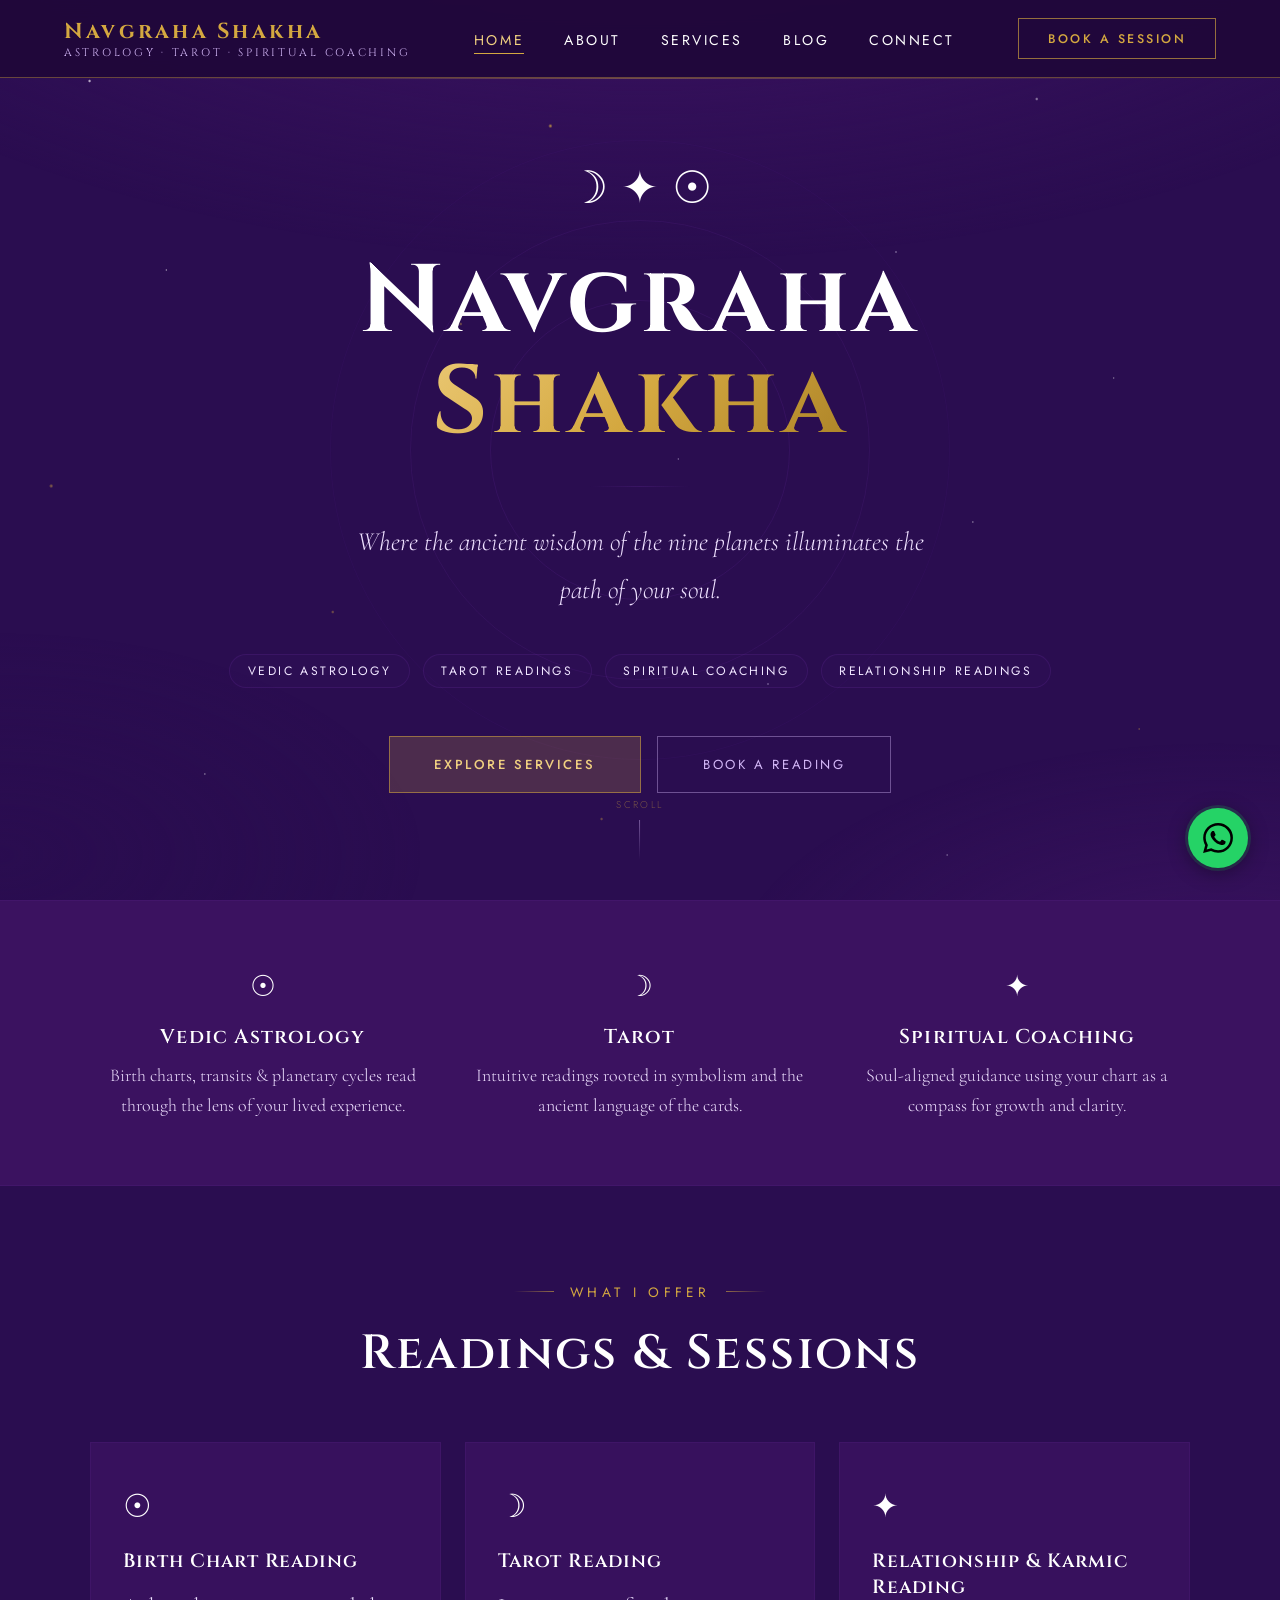
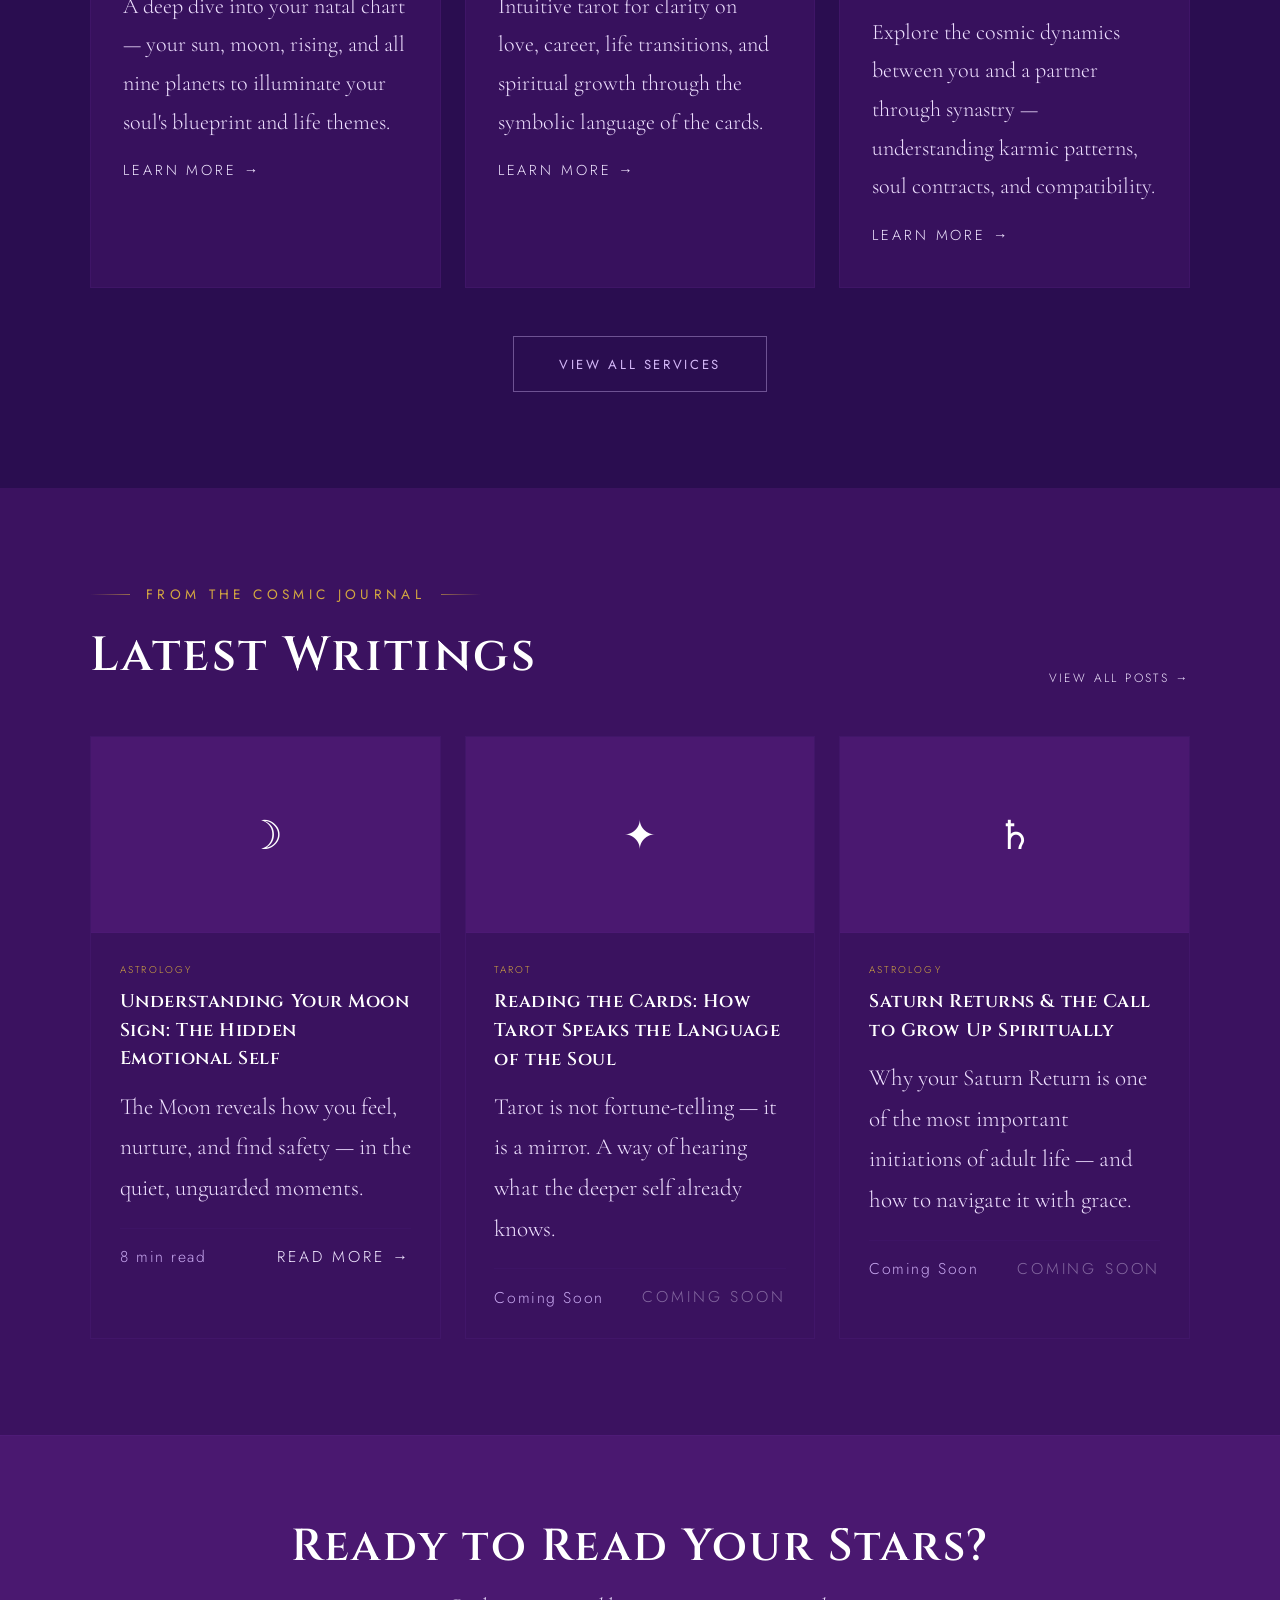
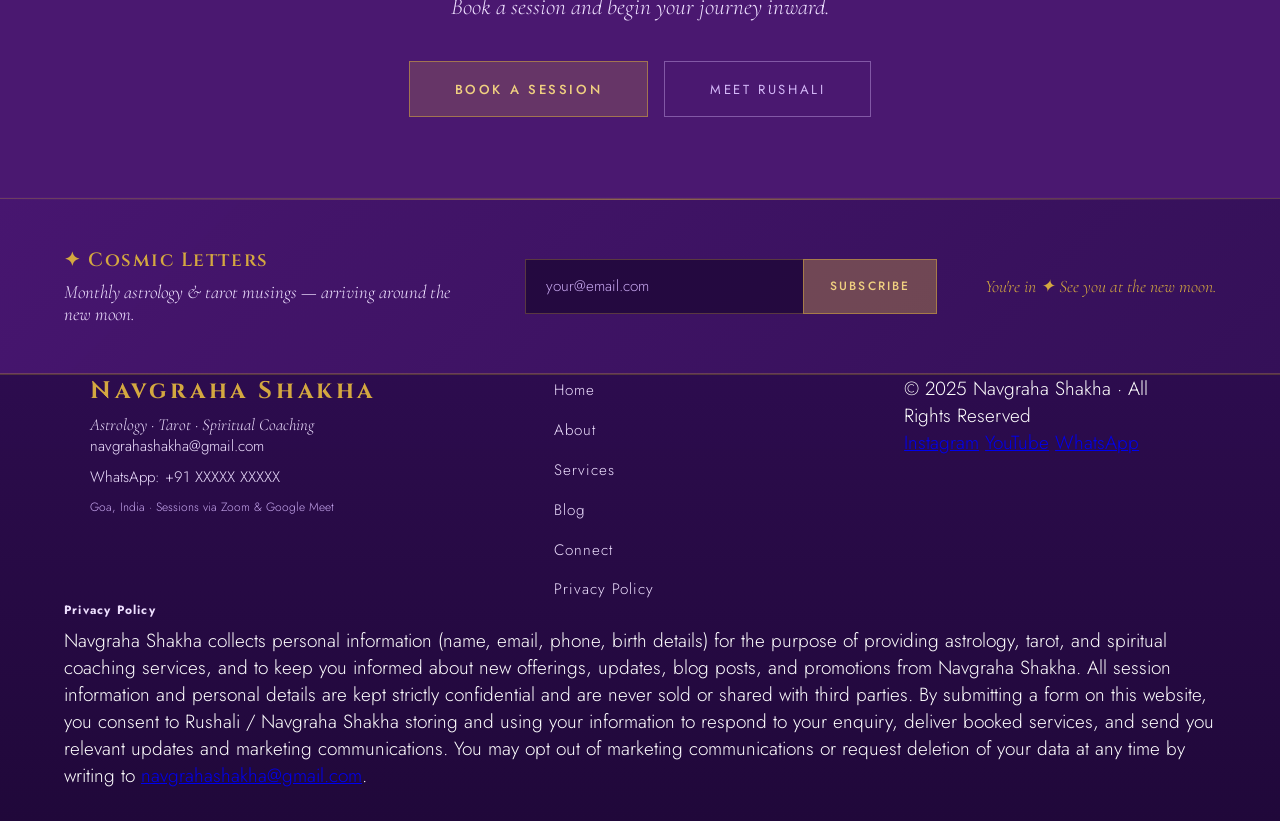
<file: index.html>
<!DOCTYPE html>
<html lang="en">
<head>
<!-- Google Tag Manager -->
<script>(function(w,d,s,l,i){w[l]=w[l]||[];w[l].push({'gtm.start':
new Date().getTime(),event:'gtm.js'});var f=d.getElementsByTagName(s)[0],
j=d.createElement(s),dl=l!='dataLayer'?'&l='+l:'';j.async=true;j.src=
'https://www.googletagmanager.com/gtm.js?id='+i+dl;f.parentNode.insertBefore(j,f);
})(window,document,'script','dataLayer','GTM-KJWRKG2K');</script>
<!-- End Google Tag Manager -->
<meta charset="UTF-8">
<meta name="viewport" content="width=device-width, initial-scale=1.0">
<title>Navgraha Shakha — Astrology · Tarot · Spiritual Coaching</title>
<meta name="description" content="Navgraha Shakha — Vedic astrology, tarot readings, and spiritual coaching with Rushali, based in Goa, India.">
<link rel="stylesheet" href="style.css">
<style>
#home {
  position: relative; min-height: 100vh;
  display: flex; flex-direction: column;
  align-items: center; justify-content: center;
  text-align: center; padding: 8rem 2rem 5rem; z-index: 1;
  background: transparent;
}
.mandala-ring {
  position: absolute; border-radius: 50%;
  top: 50%; left: 50%;
  transform: translate(-50%, -50%);
  animation: spin 80s linear infinite; pointer-events: none;
}
.mandala-ring:nth-child(1) { width: 620px; height: 620px; border: 1px solid rgba(107,47,160,0.08); }
.mandala-ring:nth-child(2) { width: 460px; height: 460px; border: 1px solid rgba(107,47,160,0.15); animation-duration: 55s; animation-direction: reverse; }
.mandala-ring:nth-child(3) { width: 300px; height: 300px; border: 1px solid rgba(107,47,160,0.18); animation-duration: 40s; }
@keyframes spin { to { transform: translate(-50%, -50%) rotate(360deg); } }

.hero-symbol { font-size: 2.8rem; margin-bottom: 2rem; animation: float 6s ease-in-out infinite; position: relative; z-index: 2; }
@keyframes float { 0%,100%{transform:translateY(0)} 50%{transform:translateY(-10px)} }

.hero-title {
  font-family: 'Cinzel', serif; font-size: clamp(3rem, 8vw, 6rem);
  font-weight: 700; letter-spacing: 0.05em; line-height: 1.05;
  color: var(--ink); position: relative; z-index: 2;
}
.hero-title span {
  display: block;
  background: linear-gradient(135deg, var(--gold-light), var(--gold), var(--gold-dim));
  -webkit-background-clip: text; -webkit-text-fill-color: transparent; background-clip: text;
}
.hero-divider {
  width: 100px; height: 1px;
  background: linear-gradient(90deg, transparent, rgba(107,47,160,0.25), transparent);
  margin: 2rem auto; position: relative; z-index: 2;
}
.hero-tagline {
  font-family: 'Cormorant Garamond', serif;
  font-size: clamp(1.25rem, 2.5vw, 1.65rem); font-style: italic;
  color: var(--ink-dim); max-width: 580px;
  position: relative; z-index: 2; line-height: 1.8;
}
.hero-pills {
  display: flex; flex-wrap: wrap; gap: 0.8rem;
  justify-content: center; margin-top: 2.5rem; position: relative; z-index: 2;
}
.pill {
  font-size: 0.76rem; font-weight: 400; letter-spacing: 0.2em; text-transform: uppercase;
  padding: 0.45rem 1.1rem; border: 1px solid rgba(107,47,160,0.22);
  color: var(--lavender); border-radius: 999px; background: rgba(107,47,160,0.05);
}
.hero-buttons {
  display: flex; flex-wrap: wrap; gap: 1rem;
  justify-content: center; margin-top: 3rem; position: relative; z-index: 2;
}
.scroll-hint {
  position: absolute; bottom: 2.5rem; left: 50%; transform: translateX(-50%);
  display: flex; flex-direction: column; align-items: center; gap: 0.5rem;
  z-index: 2; opacity: 0.45;
}
.scroll-hint span { font-size: 0.62rem; letter-spacing: 0.25em; text-transform: uppercase; color: var(--gold); }
.scroll-line {
  width: 1px; height: 40px;
  background: linear-gradient(to bottom, var(--lavender-mid), transparent);
  animation: scrollDown 2s ease-in-out infinite;
}
@keyframes scrollDown {
  0%{opacity:0;transform:scaleY(0);transform-origin:top}
  50%{opacity:1;transform:scaleY(1)}
  100%{opacity:0;transform:scaleY(0);transform-origin:bottom}
}

/* Intro strip */
.intro-strip {
  background: var(--surface); border-top: 1px solid rgba(107,47,160,0.15);
  border-bottom: 1px solid rgba(107,47,160,0.15); padding: 4rem 2rem; position: relative; z-index: 1;
}
.intro-strip-inner {
  max-width: 1100px; margin: 0 auto;
  display: grid; grid-template-columns: repeat(3, 1fr); gap: 2rem; text-align: center;
}
.intro-item .icon { font-size: 1.8rem; margin-bottom: 1rem; display: block; }
.intro-item h3 {
  font-family: 'Cinzel', serif; font-size: 1.25rem; font-weight: 600;
  letter-spacing: 0.06em; color: var(--ink); margin-bottom: 0.6rem;
}
.intro-item p { font-family: 'Cormorant Garamond', serif; font-size: 1.12rem; color: var(--ink-dim); line-height: 1.7; }

/* Featured services */
.featured-services { background: var(--deep); padding: 6rem 2rem; position: relative; z-index: 1; }
.featured-header { text-align: center; margin-bottom: 3.5rem; }
.featured-header .section-eyebrow { justify-content: center; }
.services-row {
  max-width: 1100px; margin: 0 auto;
  display: grid; grid-template-columns: repeat(3, 1fr); gap: 1.5rem;
}
.svc-card {
  background: rgba(58,18,96,0.85); border: 1px solid rgba(107,47,160,0.15);
  padding: 2.5rem 2rem; transition: all 0.3s;
  box-shadow: none;
}
.svc-card:hover { border-color: rgba(107,47,160,0.25); transform: translateY(-3px); box-shadow: none; }
.svc-icon { font-size: 2rem; margin-bottom: 1.2rem; display: block; }
.svc-name {
  font-family: 'Cinzel', serif; font-size: 1.2rem; font-weight: 600;
  letter-spacing: 0.05em; color: var(--ink); margin-bottom: 0.8rem;
}
.svc-desc { font-family: 'Cormorant Garamond', serif; font-size: 1.38rem; line-height: 1.75; color: var(--ink-dim); }
.svc-link {
  display: inline-block; margin-top: 1.2rem; font-size: 0.9rem;
  letter-spacing: 0.2em; text-transform: uppercase; color: var(--lavender);
  text-decoration: none; border-bottom: 1px solid transparent; transition: border-color 0.3s;
}
.svc-link:hover { border-color: var(--lavender); }

/* Blog preview */
.blog-preview { background: var(--surface); padding: 6rem 2rem; position: relative; z-index: 1; }
.blog-preview-inner { max-width: 1100px; margin: 0 auto; }
.blog-preview-header {
  display: flex; justify-content: space-between; align-items: flex-end; margin-bottom: 3rem;
}
.blog-row { display: grid; grid-template-columns: repeat(3, 1fr); gap: 1.5rem; }
.blog-card {
  background: rgba(58,18,96,0.85); border: 1px solid rgba(107,47,160,0.15);
  overflow: hidden; transition: all 0.3s;
  box-shadow: none;
}
.blog-card:hover { border-color: rgba(107,47,160,0.22); box-shadow: none; }
.blog-card-img {
  width: 100%; aspect-ratio: 16/9; background: var(--surface2);
  display: flex; align-items: center; justify-content: center; font-size: 2.5rem;
  border-bottom: 1px solid rgba(107,47,160,0.08);
}
.blog-card-body { padding: 1.8rem; }
.blog-tag {
  font-size: 0.62rem; letter-spacing: 0.22em; text-transform: uppercase;
  color: var(--gold); margin-bottom: 0.7rem; display: block;
}
.blog-card-title {
  font-family: 'Cinzel', serif; font-size: 1.15rem; font-weight: 600;
  letter-spacing: 0.03em; color: var(--ink); line-height: 1.55; margin-bottom: 0.8rem;
}
.blog-excerpt {
  font-family: 'Cormorant Garamond', serif; font-size: 1.45rem;
  line-height: 1.75; color: var(--ink-dim); margin-bottom: 1.2rem;
}
.blog-footer {
  display: flex; align-items: center; justify-content: space-between;
  padding-top: 1rem; border-top: 1px solid rgba(107,47,160,0.08);
}
.blog-meta { font-size: 0.98rem; letter-spacing: 0.1em; color: var(--ink-faint); }
.blog-read-more {
  font-size: 0.98rem; letter-spacing: 0.18em; text-transform: uppercase;
  color: var(--lavender); text-decoration: none;
  border-bottom: 1px solid transparent; transition: border-color 0.3s;
}
.blog-read-more:hover { border-color: var(--lavender); }

/* CTA band */
.cta-band {
  background: var(--surface2); border-top: 1px solid rgba(107,47,160,0.15);
  border-bottom: 1px solid rgba(107,47,160,0.15);
  padding: 5rem 2rem; text-align: center; position: relative; z-index: 1;
}
.cta-band h2 {
  font-family: 'Cinzel', serif; font-size: clamp(1.5rem, 3.5vw, 2.8rem);
  font-weight: 600; letter-spacing: 0.05em; color: var(--ink); margin-bottom: 1rem;
}
.cta-band p {
  font-family: 'Cormorant Garamond', serif; font-size: 1.45rem;
  font-style: italic; color: var(--ink-dim); margin-bottom: 2.5rem;
}
.cta-buttons { display: flex; gap: 1rem; justify-content: center; flex-wrap: wrap; }

@media (max-width: 900px) {
  .intro-strip-inner { grid-template-columns: 1fr; }
  .services-row { grid-template-columns: 1fr; }
  .blog-row { grid-template-columns: 1fr; }
  .blog-preview-header { flex-direction: column; align-items: flex-start; gap: 1rem; }
  .mandala-ring { display: none; }
}
</style>
</head>
<body>
<!-- Google Tag Manager (noscript) -->
<noscript><iframe src="https://www.googletagmanager.com/ns.html?id=GTM-KJWRKG2K"
height="0" width="0" style="display:none;visibility:hidden"></iframe></noscript>
<!-- End Google Tag Manager (noscript) -->
<script src="common.js"></script>
<script>document.write(getNav('Home'));</script>

<section id="home">
  <div class="mandala-ring"></div>
  <div class="mandala-ring"></div>
  <div class="mandala-ring"></div>
  <div class="hero-symbol">☽ ✦ ☉</div>
  <h1 class="hero-title">Navgraha<br><span>Shakha</span></h1>
  <div class="hero-divider"></div>
  <p class="hero-tagline">Where the ancient wisdom of the nine planets illuminates the path of your soul.</p>
  <div class="hero-pills">
    <span class="pill">Vedic Astrology</span>
    <span class="pill">Tarot Readings</span>
    <span class="pill">Spiritual Coaching</span>
    <span class="pill">Relationship Readings</span>
  </div>
  <div class="hero-buttons">
    <a href="services.html" class="btn-primary">Explore Services</a>
    <a href="contact.html" class="btn-secondary">Book a Reading</a>
  </div>
  <div class="scroll-hint"><span>Scroll</span><div class="scroll-line"></div></div>
</section>

<div class="intro-strip">
  <div class="intro-strip-inner">
    <div class="intro-item fade-in">
      <span class="icon">☉</span>
      <h3>Vedic Astrology</h3>
      <p>Birth charts, transits &amp; planetary cycles read through the lens of your lived experience.</p>
    </div>
    <div class="intro-item fade-in">
      <span class="icon">☽</span>
      <h3>Tarot</h3>
      <p>Intuitive readings rooted in symbolism and the ancient language of the cards.</p>
    </div>
    <div class="intro-item fade-in">
      <span class="icon">✦</span>
      <h3>Spiritual Coaching</h3>
      <p>Soul-aligned guidance using your chart as a compass for growth and clarity.</p>
    </div>
  </div>
</div>

<div class="featured-services">
  <div class="featured-header">
    <div class="section-eyebrow" style="justify-content:center">What I Offer</div>
    <h2 class="section-title" style="text-align:center;margin:0 auto">Readings &amp; Sessions</h2>
  </div>
  <div class="services-row">
    <div class="svc-card fade-in">
      <span class="svc-icon">☉</span>
      <div class="svc-name">Birth Chart Reading</div>
      <p class="svc-desc">A deep dive into your natal chart — your sun, moon, rising, and all nine planets to illuminate your soul's blueprint and life themes.</p>
      <a href="services.html" class="svc-link">Learn More →</a>
    </div>
    <div class="svc-card fade-in">
      <span class="svc-icon">☽</span>
      <div class="svc-name">Tarot Reading</div>
      <p class="svc-desc">Intuitive tarot for clarity on love, career, life transitions, and spiritual growth through the symbolic language of the cards.</p>
      <a href="services.html" class="svc-link">Learn More →</a>
    </div>
    <div class="svc-card fade-in">
      <span class="svc-icon">✦</span>
      <div class="svc-name">Relationship &amp; Karmic Reading</div>
      <p class="svc-desc">Explore the cosmic dynamics between you and a partner through synastry — understanding karmic patterns, soul contracts, and compatibility.</p>
      <a href="services.html" class="svc-link">Learn More →</a>
    </div>
  </div>
  <div style="text-align:center;margin-top:3rem">
    <a href="services.html" class="btn-secondary">View All Services</a>
  </div>
</div>

<div class="blog-preview">
  <div class="blog-preview-inner">
    <div class="blog-preview-header">
      <div>
        <div class="section-eyebrow">From the Cosmic Journal</div>
        <h2 class="section-title" style="margin-bottom:0">Latest Writings</h2>
      </div>
      <a href="blog.html" style="font-size:0.75rem;letter-spacing:0.2em;text-transform:uppercase;color:var(--lavender);text-decoration:none;border-bottom:1px solid transparent;transition:border-color 0.3s" onmouseover="this.style.borderColor='var(--lavender)'" onmouseout="this.style.borderColor='transparent'">View All Posts →</a>
    </div>
    <div class="blog-row">
      <div class="blog-card fade-in">
        <div class="blog-card-img">☽</div>
        <div class="blog-card-body">
          <span class="blog-tag">Astrology</span>
          <div class="blog-card-title">Understanding Your Moon Sign: The Hidden Emotional Self</div>
          <p class="blog-excerpt">The Moon reveals how you feel, nurture, and find safety — in the quiet, unguarded moments.</p>
          <div class="blog-footer">
            <span class="blog-meta">8 min read</span>
            <a href="blog-post.html" class="blog-read-more">Read More →</a>
          </div>
        </div>
      </div>
      <div class="blog-card fade-in">
        <div class="blog-card-img">✦</div>
        <div class="blog-card-body">
          <span class="blog-tag">Tarot</span>
          <div class="blog-card-title">Reading the Cards: How Tarot Speaks the Language of the Soul</div>
          <p class="blog-excerpt">Tarot is not fortune-telling — it is a mirror. A way of hearing what the deeper self already knows.</p>
          <div class="blog-footer">
            <span class="blog-meta">Coming Soon</span>
            <span class="blog-read-more" style="opacity:0.4;cursor:default;">Coming Soon</span>
          </div>
        </div>
      </div>
      <div class="blog-card fade-in">
        <div class="blog-card-img">♄</div>
        <div class="blog-card-body">
          <span class="blog-tag">Astrology</span>
          <div class="blog-card-title">Saturn Returns &amp; the Call to Grow Up Spiritually</div>
          <p class="blog-excerpt">Why your Saturn Return is one of the most important initiations of adult life — and how to navigate it with grace.</p>
          <div class="blog-footer">
            <span class="blog-meta">Coming Soon</span>
            <span class="blog-read-more" style="opacity:0.4;cursor:default;">Coming Soon</span>
          </div>
        </div>
      </div>
    </div>
  </div>
</div>

<div class="cta-band">
  <h2>Ready to Read Your Stars?</h2>
  <p>Book a session and begin your journey inward.</p>
  <div class="cta-buttons">
    <a href="contact.html" class="btn-primary">Book a Session</a>
    <a href="about.html" class="btn-secondary">Meet Rushali</a>
  </div>
</div>

<script>document.write(getNewsletterBar() + getFooter() + getWhatsApp());</script>
</body>
</html>
</file>
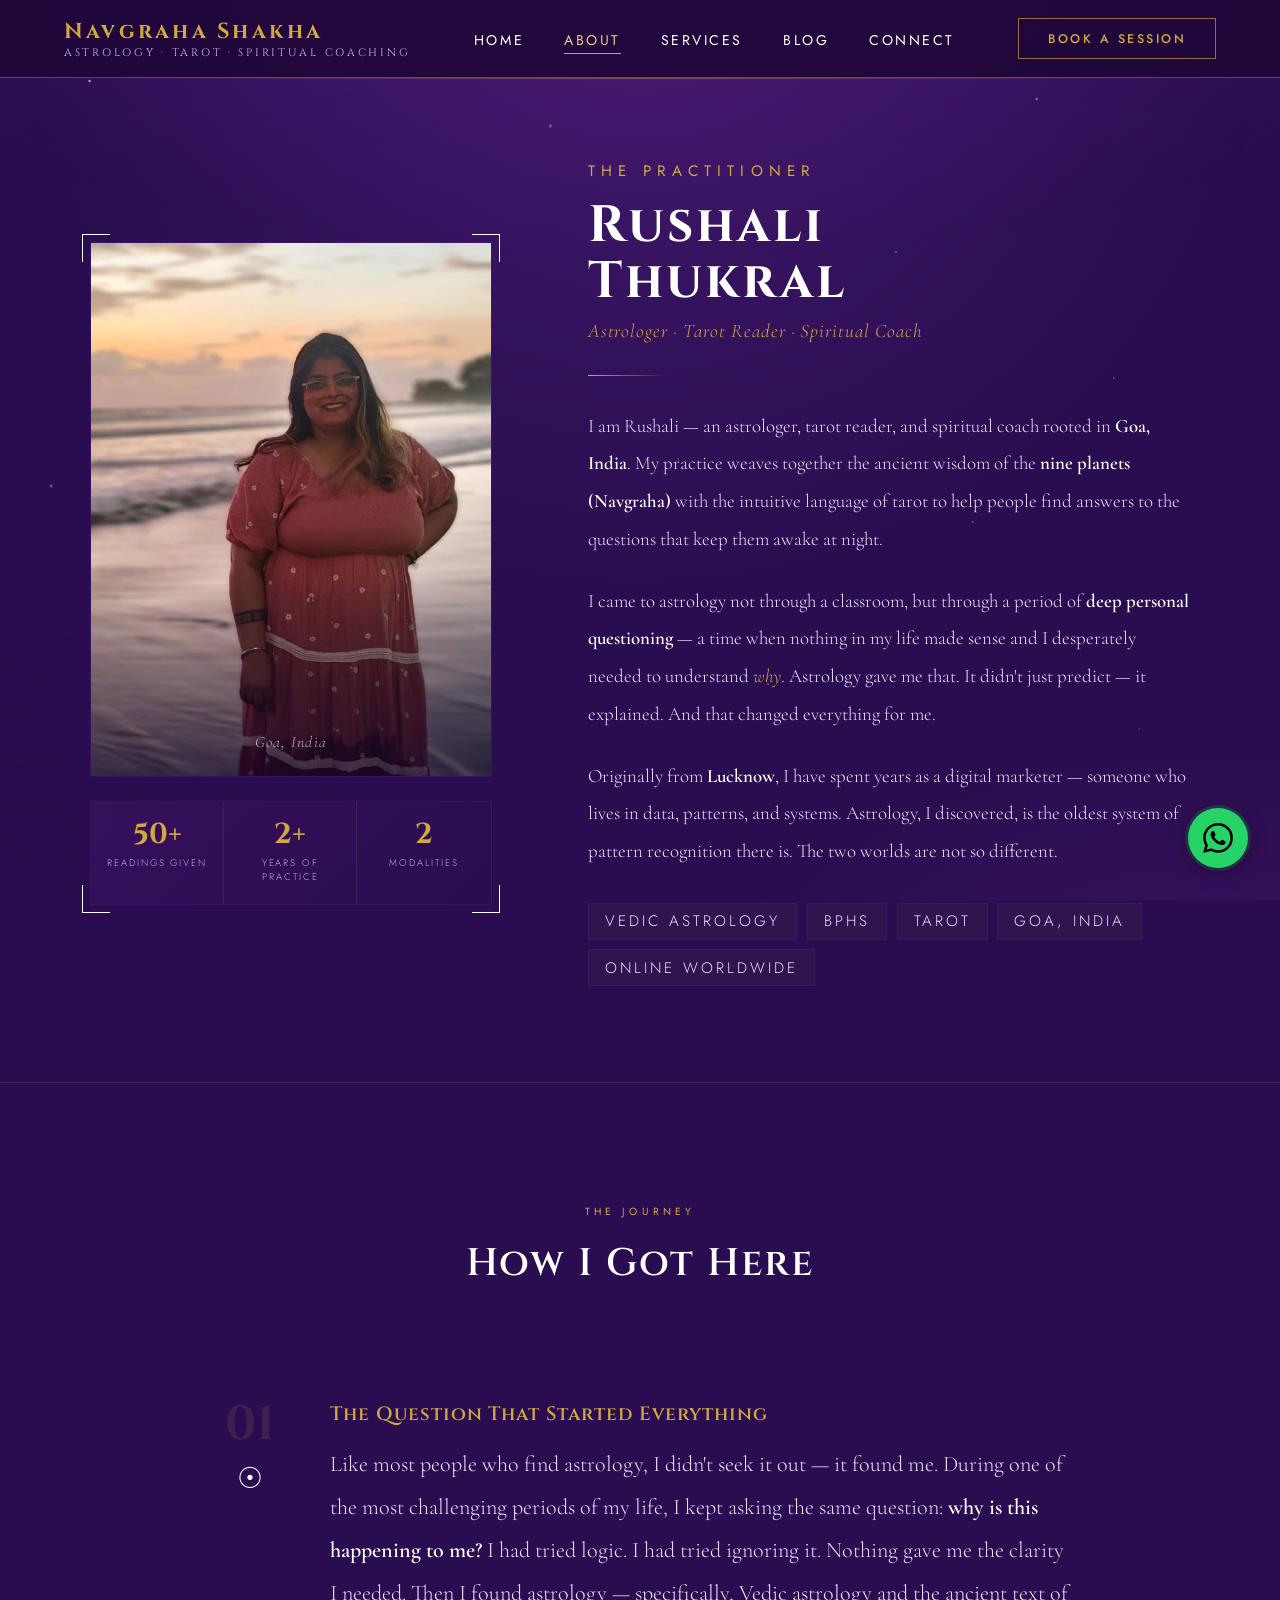
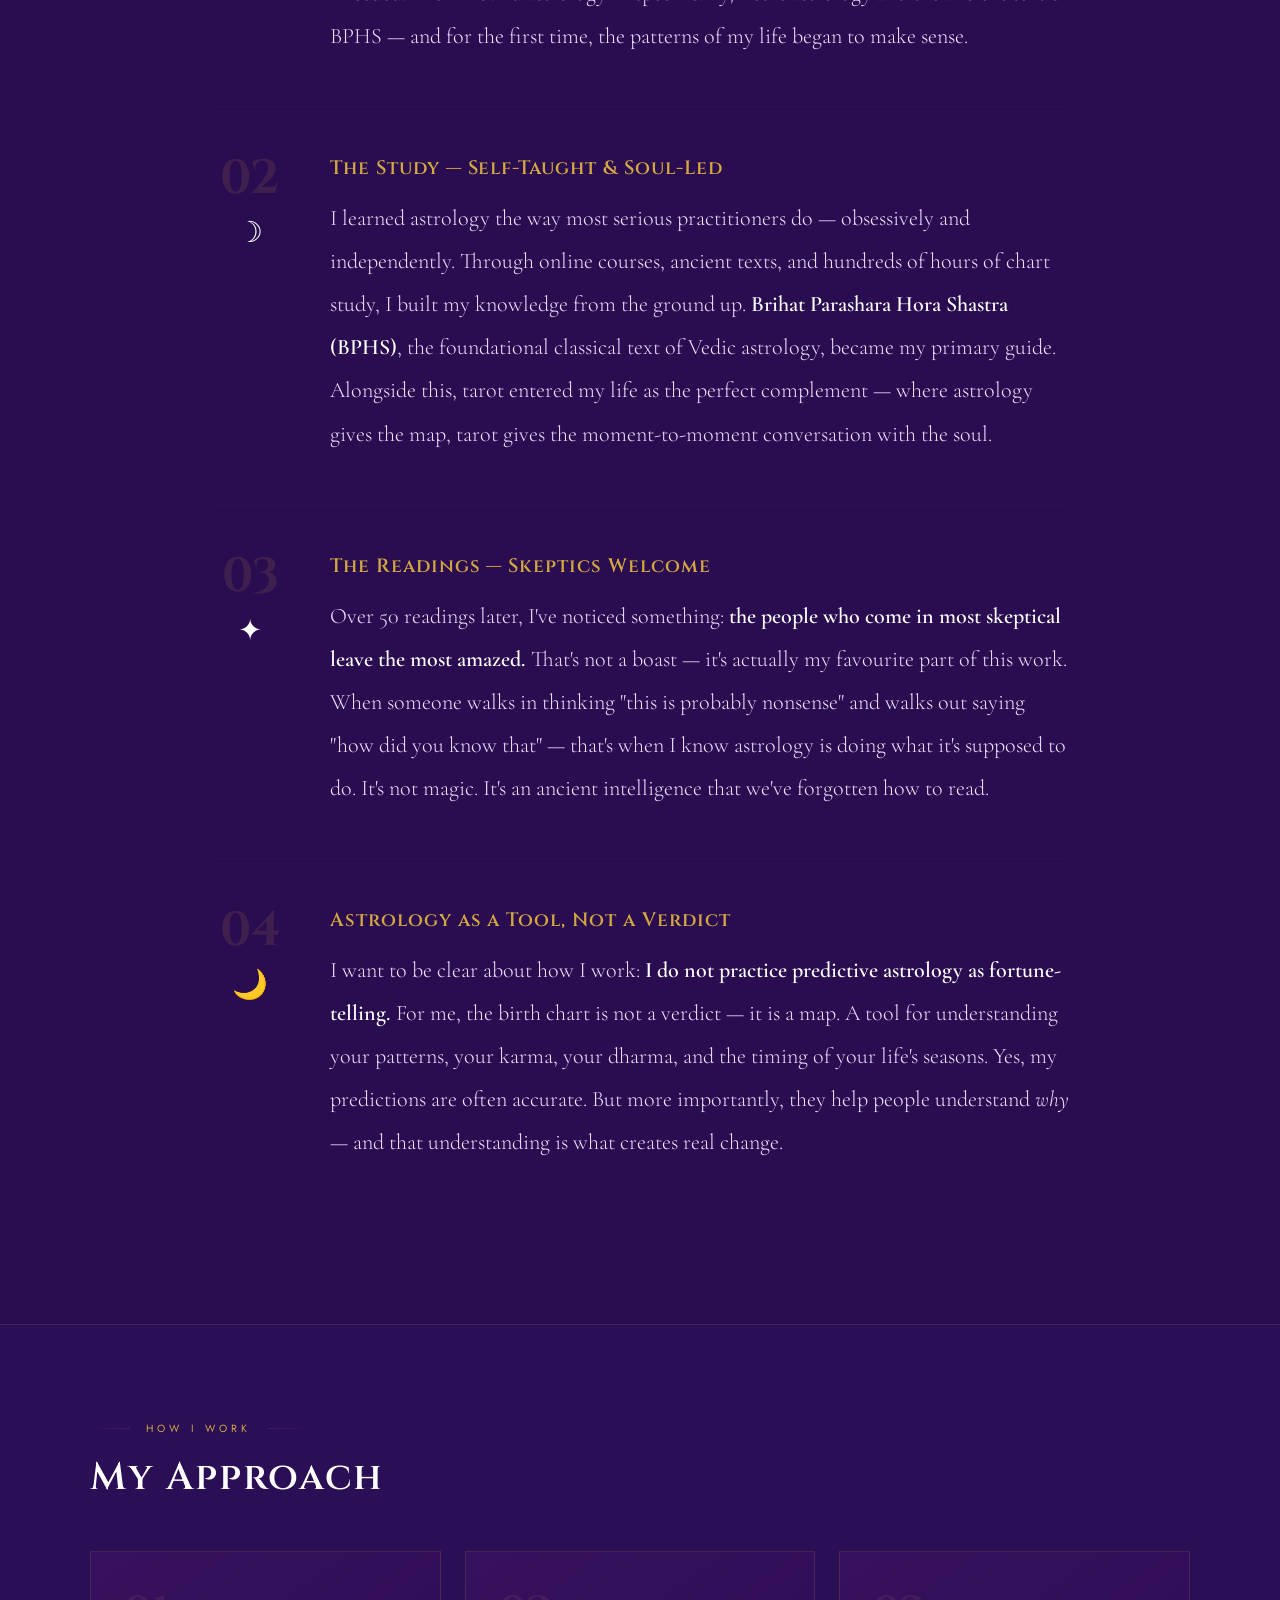
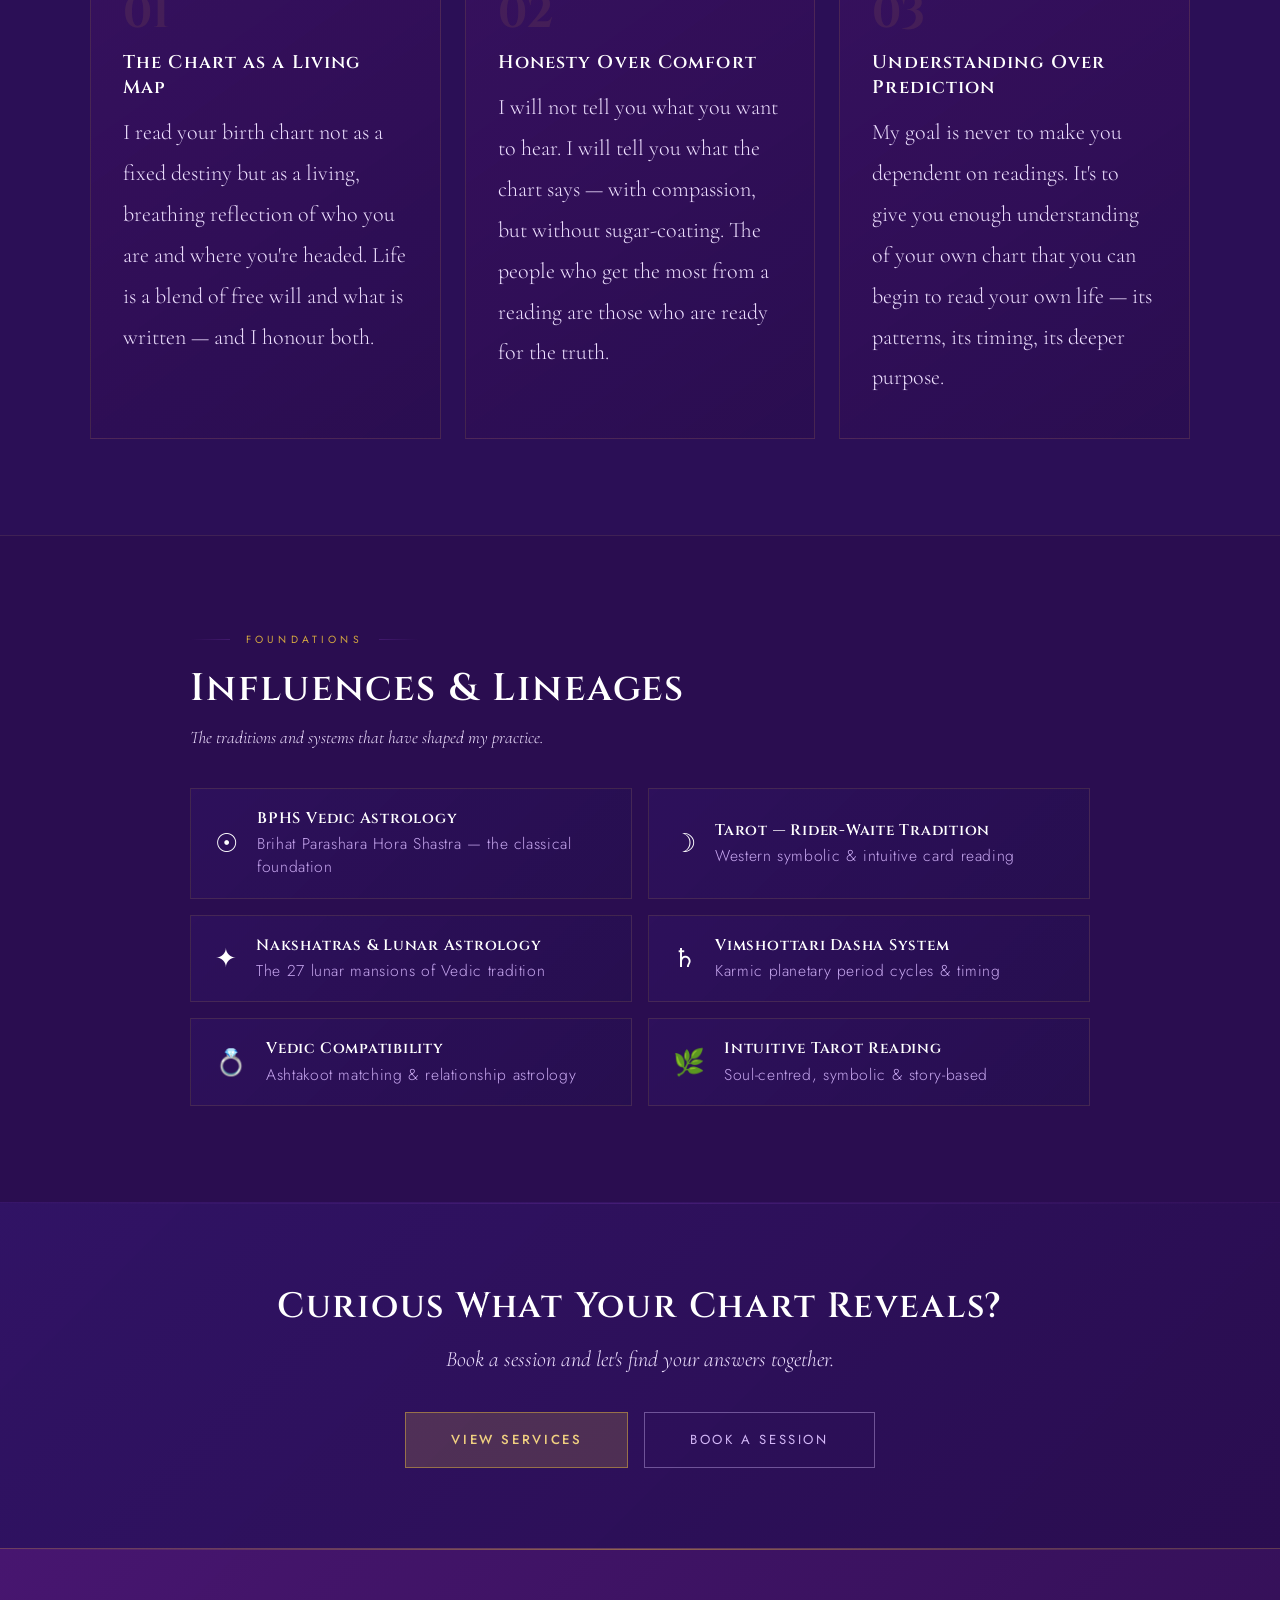
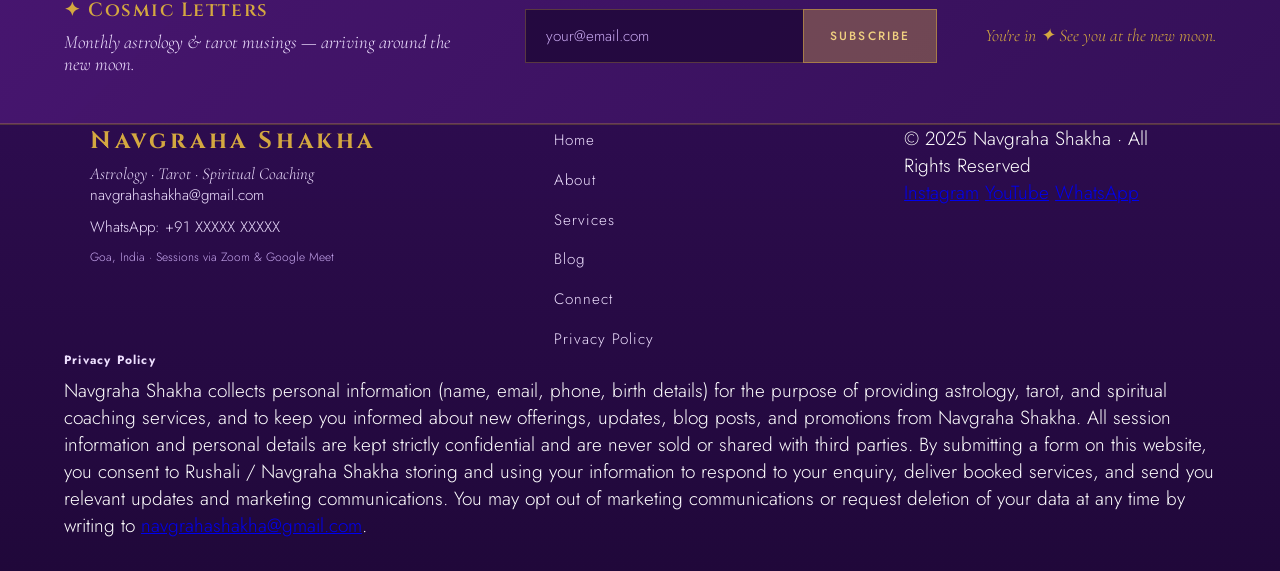
<file: about.html>
<!DOCTYPE html>
<html lang="en">
<head>
<!-- Google Tag Manager -->
<script>(function(w,d,s,l,i){w[l]=w[l]||[];w[l].push({'gtm.start':
new Date().getTime(),event:'gtm.js'});var f=d.getElementsByTagName(s)[0],
j=d.createElement(s),dl=l!='dataLayer'?'&l='+l:'';j.async=true;j.src=
'https://www.googletagmanager.com/gtm.js?id='+i+dl;f.parentNode.insertBefore(j,f);
})(window,document,'script','dataLayer','GTM-KJWRKG2K');</script>
<!-- End Google Tag Manager -->
<meta charset="UTF-8">
<meta name="viewport" content="width=device-width, initial-scale=1.0">
<title>About Rushali Thukral — Navgraha Shakha</title>
<meta name="description" content="Meet Rushali Thukral — astrologer, tarot reader and spiritual coach based in Goa, India. Her journey from deep personal questioning to cosmic clarity.">
<link rel="stylesheet" href="style.css">
<style>
/* ── ABOUT HERO ── */
.about-hero {
  position: relative;
  padding: 10rem 2rem 6rem;
  z-index: 1;
  border-bottom: 1px solid rgba(212,168,64,0.15);
  overflow: hidden;
}
.about-hero::before {
  content: '';
  position: absolute; inset: 0;
  background: radial-gradient(ellipse 70% 80% at 50% 0%, rgba(107,47,160,0.35) 0%, transparent 70%);
  pointer-events: none;
}
.about-hero-inner {
  max-width: 1100px; margin: 0 auto;
  display: grid; grid-template-columns: 1fr 1.5fr;
  gap: 6rem; align-items: center;
}
.about-photo-wrap { position: relative; }
.about-photo-frame {
  position: relative;
  width: 100%;
  aspect-ratio: 3/4;
  overflow: hidden;
  border: 1px solid rgba(107,47,160,0.2);
}
.about-photo-frame img {
  width: 100%; height: 100%;
  object-fit: cover; object-position: center top;
  display: block;
  filter: saturate(0.9) contrast(1.05);
}
/* Gold overlay gradient at bottom */
.about-photo-frame::after {
  content: '';
  position: absolute; bottom: 0; left: 0; right: 0; height: 40%;
  background: linear-gradient(to top, rgba(18,8,48,0.6), transparent);
}
/* Corner ornaments */
.corner-tl, .corner-tr, .corner-bl, .corner-br {
  position: absolute; width: 28px; height: 28px;
  border-color: rgba(107,47,160,0.42); z-index: 2;
}
.corner-tl { top: -8px; left: -8px; border-top: 1px solid; border-left: 1px solid; }
.corner-tr { top: -8px; right: -8px; border-top: 1px solid; border-right: 1px solid; }
.corner-bl { bottom: -8px; left: -8px; border-bottom: 1px solid; border-left: 1px solid; }
.corner-br { bottom: -8px; right: -8px; border-bottom: 1px solid; border-right: 1px solid; }

.about-photo-caption {
  position: absolute; bottom: 1.5rem; left: 0; right: 0;
  text-align: center; z-index: 3;
  font-family: 'Cormorant Garamond', serif;
  font-size: 0.98rem; font-style: italic;
  color: rgba(232,215,255,0.8); letter-spacing: 0.08em;
}

/* Stats strip below photo */
.about-stats {
  display: grid; grid-template-columns: repeat(3,1fr);
  gap: 0; margin-top: 1.5rem;
  border: 1px solid rgba(107,47,160,0.15);
  background: linear-gradient(135deg, rgba(58,18,96,0.75), rgba(42,13,80,0.85));
}
.stat-item {
  text-align: center; padding: 1.2rem 0.5rem;
  border-right: 1px solid rgba(212,168,64,0.12);
}
.stat-item:last-child { border-right: none; }
.stat-num {
  font-family: 'Cinzel', serif; font-size: 1.8rem; font-weight: 700;
  color: var(--gold); display: block; line-height: 1;
}
.stat-label {
  font-size: 0.6rem; letter-spacing: 0.2em; text-transform: uppercase;
  color: var(--ink-faint); margin-top: 0.4rem; display: block;
}

/* About text */
.about-hero-text {}
.about-eyebrow {
  font-size: 0.95rem; font-weight: 400; letter-spacing: 0.4em;
  text-transform: uppercase; color: var(--gold);
  margin-bottom: 1rem; display: block;
}
.about-name {
  font-family: 'Cinzel', serif;
  font-size: clamp(2rem, 4vw, 3.2rem);
  font-weight: 700; letter-spacing: 0.06em;
  color: var(--ink); line-height: 1.1; margin-bottom: 0.5rem;
}
.about-title {
  font-family: 'Cormorant Garamond', serif;
  font-size: 1.2rem; font-style: italic;
  color: var(--gold); margin-bottom: 2rem; letter-spacing: 0.05em;
}
.about-divider {
  width: 80px; height: 1px;
  background: linear-gradient(90deg, var(--gold), transparent);
  margin-bottom: 2rem;
}
.about-hero-text p {
  font-family: 'Cormorant Garamond', serif;
  font-size: 1.18rem; line-height: 2;
  color: var(--ink-dim); margin-bottom: 1.5rem;
}
.about-hero-text p strong { color: var(--ink); font-weight: 600; }
.about-hero-text p em { color: var(--gold); font-style: italic; }

/* Tags */
.about-tags {
  display: flex; flex-wrap: wrap; gap: 0.6rem; margin-top: 2rem;
}
.about-tag {
  font-size: 0.95rem; letter-spacing: 0.2em; text-transform: uppercase;
  padding: 0.4rem 1rem;
  border: 1px solid rgba(107,47,160,0.2);
  color: var(--ink-dim);
  background: rgba(212,168,64,0.04);
}

/* ── STORY SECTION ── */
.story-section {
  background: linear-gradient(180deg, var(--jewel-deep) 0%, rgba(30,12,60,1) 100%);
  padding: 7rem 2rem; position: relative; z-index: 1;
}
.story-inner { max-width: 860px; margin: 0 auto; }
.story-block {
  display: grid; grid-template-columns: 80px 1fr;
  gap: 2.5rem; padding: 3rem 0;
  border-bottom: 1px solid rgba(107,47,160,0.08);
  align-items: start;
}
.story-block:last-child { border-bottom: none; }
.story-num {
  font-family: 'Cinzel', serif; font-size: 3rem; font-weight: 700;
  color: rgba(212,168,64,0.12); line-height: 1; text-align: center;
}
.story-symbol {
  font-size: 1.8rem; text-align: center;
  display: block; margin-top: 0.5rem;
}
.story-content h3 {
  font-family: 'Cinzel', serif; font-size: 1.2rem; font-weight: 600;
  letter-spacing: 0.05em; color: var(--gold);
  margin-bottom: 1rem;
}
.story-content p {
  font-family: 'Cormorant Garamond', serif; font-size: 1.38rem;
  line-height: 1.95; color: var(--ink-dim);
}
.story-content p strong { color: var(--ink); font-weight: 600; }

/* ── APPROACH SECTION ── */
.approach-section {
  background: rgba(49,20,102,0.3);
  border-top: 1px solid rgba(212,168,64,0.12);
  border-bottom: 1px solid rgba(212,168,64,0.12);
  padding: 6rem 2rem; position: relative; z-index: 1;
}
.approach-grid {
  max-width: 1100px; margin: 3rem auto 0;
  display: grid; grid-template-columns: repeat(3,1fr); gap: 1.5rem;
}
.approach-card {
  background: linear-gradient(145deg, rgba(58,18,96,0.75), rgba(42,13,80,0.88));
  border: 1px solid rgba(212,168,64,0.15);
  padding: 2.5rem 2rem; position: relative; transition: all 0.35s;
}
.approach-card::before {
  content: '';
  position: absolute; top: 0; left: 0; right: 0; height: 1px;
  background: linear-gradient(90deg, transparent, rgba(107,47,160,0.3), transparent);
  opacity: 0; transition: opacity 0.35s;
}
.approach-card:hover { transform: translateY(-3px); border-color: rgba(212,168,64,0.32); }
.approach-card:hover::before { opacity: 1; }
.approach-num {
  font-family: 'Cinzel', serif; font-size: 2.8rem; font-weight: 700;
  color: rgba(212,168,64,0.1); margin-bottom: 0.8rem; display: block; line-height: 1;
}
.approach-card h3 {
  font-family: 'Cinzel', serif; font-size: 1.15rem; font-weight: 600;
  letter-spacing: 0.06em; color: var(--ink); margin-bottom: 0.8rem;
}
.approach-card p {
  font-family: 'Cormorant Garamond', serif; font-size: 1.38rem;
  line-height: 1.85; color: var(--ink-dim);
}

/* ── LINEAGES ── */
.lineages-section { padding: 6rem 2rem; position: relative; z-index: 1; }
.lineages-grid {
  max-width: 900px; margin: 3rem auto 0;
  display: grid; grid-template-columns: 1fr 1fr; gap: 1rem;
}
.lineage-item {
  display: flex; align-items: center; gap: 1.2rem;
  padding: 1.2rem 1.5rem;
  background: linear-gradient(135deg, rgba(49,20,102,0.5), rgba(37,16,80,0.6));
  border: 1px solid rgba(212,168,64,0.15);
  transition: all 0.3s;
}
.lineage-item:hover { border-color: rgba(107,47,160,0.28); }
.lineage-icon { font-size: 1.6rem; flex-shrink: 0; }
.lineage-item h4 {
  font-family: 'Cinzel', serif; font-size: 0.95rem; font-weight: 600;
  letter-spacing: 0.05em; color: var(--ink); margin-bottom: 0.2rem;
}
.lineage-item p { font-size: 0.98rem; color: var(--ink-faint); letter-spacing: 0.04em; }

/* ── CTA ── */
.about-cta {
  background: linear-gradient(135deg, rgba(49,20,102,0.95), rgba(42,13,80,1));
  border-top: 1px solid rgba(107,47,160,0.15);
  padding: 5rem 2rem; text-align: center; position: relative; z-index: 1;
}
.about-cta::before {
  content: '';
  position: absolute; top: 0; left: 0; right: 0; height: 1px;
  background: linear-gradient(90deg, transparent, rgba(107,47,160,0.38), transparent);
}
.about-cta h2 {
  font-family: 'Cinzel', serif; font-size: clamp(1.4rem,3vw,2.2rem);
  font-weight: 600; letter-spacing: 0.05em; color: var(--ink); margin-bottom: 1rem;
}
.about-cta p {
  font-family: 'Cormorant Garamond', serif; font-size: 1.38rem;
  font-style: italic; color: var(--ink-dim); margin-bottom: 2.5rem; max-width: 500px; margin-left: auto; margin-right: auto;
}
.cta-buttons { display: flex; gap: 1rem; justify-content: center; flex-wrap: wrap; }

@media (max-width: 900px) {
  .about-hero-inner { grid-template-columns: 1fr; gap: 3rem; }
  .approach-grid { grid-template-columns: 1fr; }
  .lineages-grid { grid-template-columns: 1fr; }
  .story-block { grid-template-columns: 50px 1fr; gap: 1.5rem; }
  .story-num { font-size: 2rem; }
}
</style>
</head>
<body>
<!-- Google Tag Manager (noscript) -->
<noscript><iframe src="https://www.googletagmanager.com/ns.html?id=GTM-KJWRKG2K"
height="0" width="0" style="display:none;visibility:hidden"></iframe></noscript>
<!-- End Google Tag Manager (noscript) -->
<script src="common.js"></script>
<script>document.write(getNav('About'));</script>

<!-- ABOUT HERO -->
<div class="about-hero">
  <div class="about-hero-inner">

    <!-- Photo -->
    <div class="about-photo-wrap fade-in">
      <div class="about-photo-frame">
        <img src="rushali.jpg" alt="Rushali Thukral — Astrologer &amp; Tarot Reader, Goa">
        <div class="about-photo-caption">Goa, India</div>
      </div>
      <div class="corner-tl"></div>
      <div class="corner-tr"></div>
      <div class="corner-bl"></div>
      <div class="corner-br"></div>
      <!-- Stats -->
      <div class="about-stats">
        <div class="stat-item">
          <span class="stat-num">50+</span>
          <span class="stat-label">Readings Given</span>
        </div>
        <div class="stat-item">
          <span class="stat-num">2+</span>
          <span class="stat-label">Years of Practice</span>
        </div>
        <div class="stat-item">
          <span class="stat-num">2</span>
          <span class="stat-label">Modalities</span>
        </div>
      </div>
    </div>

    <!-- Text -->
    <div class="about-hero-text fade-in">
      <span class="about-eyebrow">The Practitioner</span>
      <h1 class="about-name">Rushali<br>Thukral</h1>
      <div class="about-title">Astrologer · Tarot Reader · Spiritual Coach</div>
      <div class="about-divider"></div>
      <p>
        I am Rushali — an astrologer, tarot reader, and spiritual coach rooted in <strong>Goa, India</strong>. My practice weaves together the ancient wisdom of the <strong>nine planets (Navgraha)</strong> with the intuitive language of tarot to help people find answers to the questions that keep them awake at night.
      </p>
      <p>
        I came to astrology not through a classroom, but through a period of <strong>deep personal questioning</strong> — a time when nothing in my life made sense and I desperately needed to understand <em>why</em>. Astrology gave me that. It didn't just predict — it explained. And that changed everything for me.
      </p>
      <p>
        Originally from <strong>Lucknow</strong>, I have spent years as a digital marketer — someone who lives in data, patterns, and systems. Astrology, I discovered, is the oldest system of pattern recognition there is. The two worlds are not so different.
      </p>
      <div class="about-tags">
        <span class="about-tag">Vedic Astrology</span>
        <span class="about-tag">BPHS</span>
        <span class="about-tag">Tarot</span>
        <span class="about-tag">Goa, India</span>
        <span class="about-tag">Online Worldwide</span>
      </div>
    </div>

  </div>
</div>

<!-- STORY SECTION -->
<div class="story-section">
  <div class="story-inner">
    <div style="text-align:center;margin-bottom:1rem;">
      <span style="font-size:0.65rem;font-weight:400;letter-spacing:0.4em;text-transform:uppercase;color:var(--gold);">The Journey</span>
    </div>
    <h2 style="font-family:'Cinzel',serif;font-size:clamp(1.6rem,3.5vw,2.4rem);font-weight:600;letter-spacing:0.05em;color:var(--ink);text-align:center;margin-bottom:4rem;">How I Got Here</h2>

    <div class="story-block fade-in">
      <div>
        <div class="story-num">01</div>
        <span class="story-symbol">☉</span>
      </div>
      <div class="story-content">
        <h3>The Question That Started Everything</h3>
        <p>Like most people who find astrology, I didn't seek it out — it found me. During one of the most challenging periods of my life, I kept asking the same question: <strong>why is this happening to me?</strong> I had tried logic. I had tried ignoring it. Nothing gave me the clarity I needed. Then I found astrology — specifically, Vedic astrology and the ancient text of BPHS — and for the first time, the patterns of my life began to make sense.</p>
      </div>
    </div>

    <div class="story-block fade-in">
      <div>
        <div class="story-num">02</div>
        <span class="story-symbol">☽</span>
      </div>
      <div class="story-content">
        <h3>The Study — Self-Taught &amp; Soul-Led</h3>
        <p>I learned astrology the way most serious practitioners do — obsessively and independently. Through online courses, ancient texts, and hundreds of hours of chart study, I built my knowledge from the ground up. <strong>Brihat Parashara Hora Shastra (BPHS)</strong>, the foundational classical text of Vedic astrology, became my primary guide. Alongside this, tarot entered my life as the perfect complement — where astrology gives the map, tarot gives the moment-to-moment conversation with the soul.</p>
      </div>
    </div>

    <div class="story-block fade-in">
      <div>
        <div class="story-num">03</div>
        <span class="story-symbol">✦</span>
      </div>
      <div class="story-content">
        <h3>The Readings — Skeptics Welcome</h3>
        <p>Over 50 readings later, I've noticed something: <strong>the people who come in most skeptical leave the most amazed.</strong> That's not a boast — it's actually my favourite part of this work. When someone walks in thinking "this is probably nonsense" and walks out saying "how did you know that" — that's when I know astrology is doing what it's supposed to do. It's not magic. It's an ancient intelligence that we've forgotten how to read.</p>
      </div>
    </div>

    <div class="story-block fade-in">
      <div>
        <div class="story-num">04</div>
        <span class="story-symbol">🌙</span>
      </div>
      <div class="story-content">
        <h3>Astrology as a Tool, Not a Verdict</h3>
        <p>I want to be clear about how I work: <strong>I do not practice predictive astrology as fortune-telling.</strong> For me, the birth chart is not a verdict — it is a map. A tool for understanding your patterns, your karma, your dharma, and the timing of your life's seasons. Yes, my predictions are often accurate. But more importantly, they help people understand <em>why</em> — and that understanding is what creates real change.</p>
      </div>
    </div>
  </div>
</div>

<!-- APPROACH SECTION -->
<div class="approach-section">
  <div style="max-width:1100px;margin:0 auto;">
    <div style="font-size:0.65rem;font-weight:400;letter-spacing:0.4em;text-transform:uppercase;color:var(--gold);margin-bottom:1rem;display:flex;align-items:center;gap:1rem;">
      <span style="flex:0 0 40px;height:1px;background:linear-gradient(90deg,transparent,rgba(107,47,160,0.38));display:block;"></span>
      How I Work
      <span style="flex:0 0 40px;height:1px;background:linear-gradient(90deg,rgba(107,47,160,0.38),transparent);display:block;"></span>
    </div>
    <h2 style="font-family:'Cinzel',serif;font-size:clamp(1.6rem,3.5vw,2.4rem);font-weight:600;letter-spacing:0.05em;color:var(--ink);margin-bottom:0;">My Approach</h2>
  </div>
  <div class="approach-grid">
    <div class="approach-card fade-in">
      <span class="approach-num">01</span>
      <h3>The Chart as a Living Map</h3>
      <p>I read your birth chart not as a fixed destiny but as a living, breathing reflection of who you are and where you're headed. Life is a blend of free will and what is written — and I honour both.</p>
    </div>
    <div class="approach-card fade-in">
      <span class="approach-num">02</span>
      <h3>Honesty Over Comfort</h3>
      <p>I will not tell you what you want to hear. I will tell you what the chart says — with compassion, but without sugar-coating. The people who get the most from a reading are those who are ready for the truth.</p>
    </div>
    <div class="approach-card fade-in">
      <span class="approach-num">03</span>
      <h3>Understanding Over Prediction</h3>
      <p>My goal is never to make you dependent on readings. It's to give you enough understanding of your own chart that you can begin to read your own life — its patterns, its timing, its deeper purpose.</p>
    </div>
  </div>
</div>

<!-- LINEAGES -->
<div class="lineages-section">
  <div style="max-width:900px;margin:0 auto;">
    <div style="font-size:0.65rem;font-weight:400;letter-spacing:0.4em;text-transform:uppercase;color:var(--gold);margin-bottom:1rem;display:flex;align-items:center;gap:1rem;">
      <span style="flex:0 0 40px;height:1px;background:linear-gradient(90deg,transparent,rgba(107,47,160,0.38));display:block;"></span>
      Foundations
      <span style="flex:0 0 40px;height:1px;background:linear-gradient(90deg,rgba(107,47,160,0.38),transparent);display:block;"></span>
    </div>
    <h2 style="font-family:'Cinzel',serif;font-size:clamp(1.6rem,3.5vw,2.4rem);font-weight:600;letter-spacing:0.05em;color:var(--ink);margin-bottom:0.8rem;">Influences &amp; Lineages</h2>
    <p style="font-family:'Cormorant Garamond',serif;font-size:1.1rem;font-style:italic;color:var(--ink-dim);margin-bottom:0;">The traditions and systems that have shaped my practice.</p>
    <div class="lineages-grid" style="margin-top:2.5rem;">
      <div class="lineage-item fade-in">
        <span class="lineage-icon">☉</span>
        <div><h4>BPHS Vedic Astrology</h4><p>Brihat Parashara Hora Shastra — the classical foundation</p></div>
      </div>
      <div class="lineage-item fade-in">
        <span class="lineage-icon">☽</span>
        <div><h4>Tarot — Rider-Waite Tradition</h4><p>Western symbolic &amp; intuitive card reading</p></div>
      </div>
      <div class="lineage-item fade-in">
        <span class="lineage-icon">✦</span>
        <div><h4>Nakshatras &amp; Lunar Astrology</h4><p>The 27 lunar mansions of Vedic tradition</p></div>
      </div>
      <div class="lineage-item fade-in">
        <span class="lineage-icon">♄</span>
        <div><h4>Vimshottari Dasha System</h4><p>Karmic planetary period cycles &amp; timing</p></div>
      </div>
      <div class="lineage-item fade-in">
        <span class="lineage-icon">💍</span>
        <div><h4>Vedic Compatibility</h4><p>Ashtakoot matching &amp; relationship astrology</p></div>
      </div>
      <div class="lineage-item fade-in">
        <span class="lineage-icon">🌿</span>
        <div><h4>Intuitive Tarot Reading</h4><p>Soul-centred, symbolic &amp; story-based</p></div>
      </div>
    </div>
  </div>
</div>

<!-- CTA -->
<div class="about-cta">
  <h2>Curious What Your Chart Reveals?</h2>
  <p>Book a session and let's find your answers together.</p>
  <div class="cta-buttons">
    <a href="services.html" class="btn-primary">View Services</a>
    <a href="contact.html" class="btn-secondary">Book a Session</a>
  </div>
</div>

<script>document.write(getNewsletterBar() + getFooter() + getWhatsApp());</script>
</body>
</html>
</file>
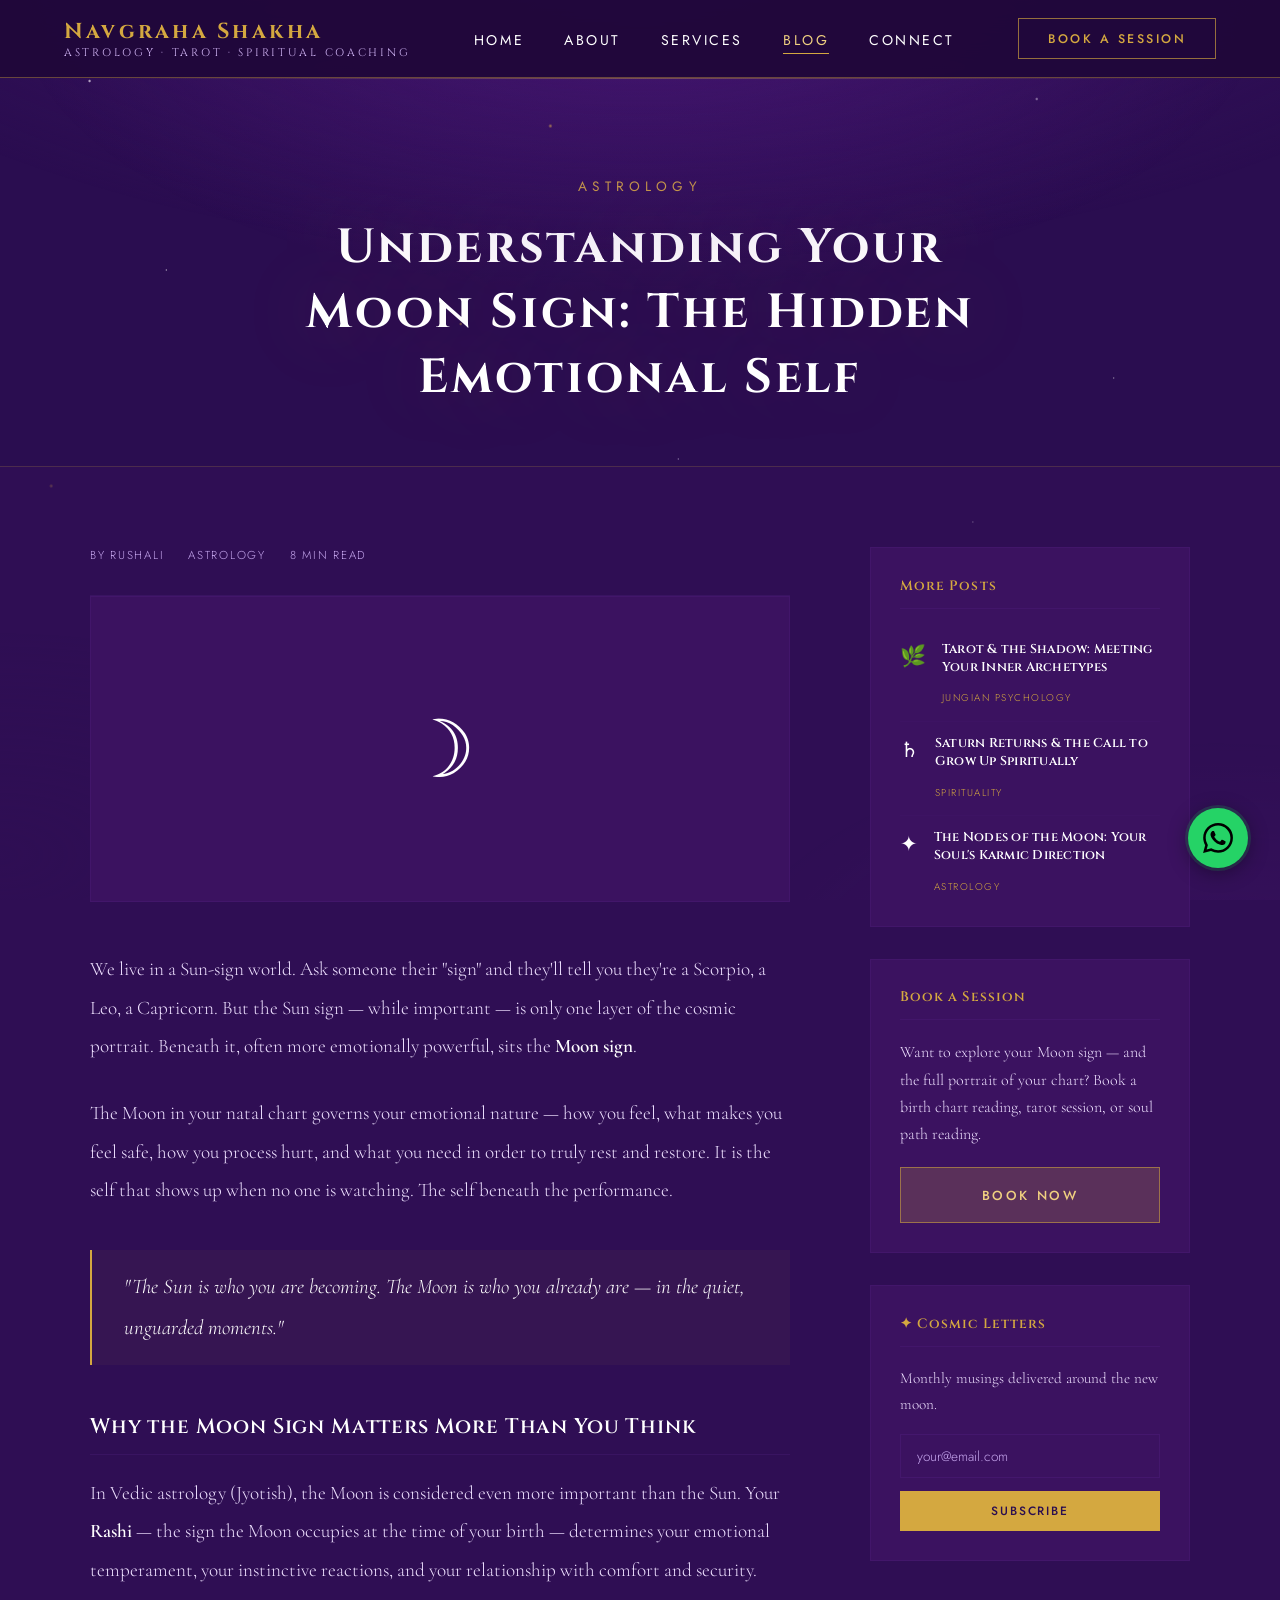
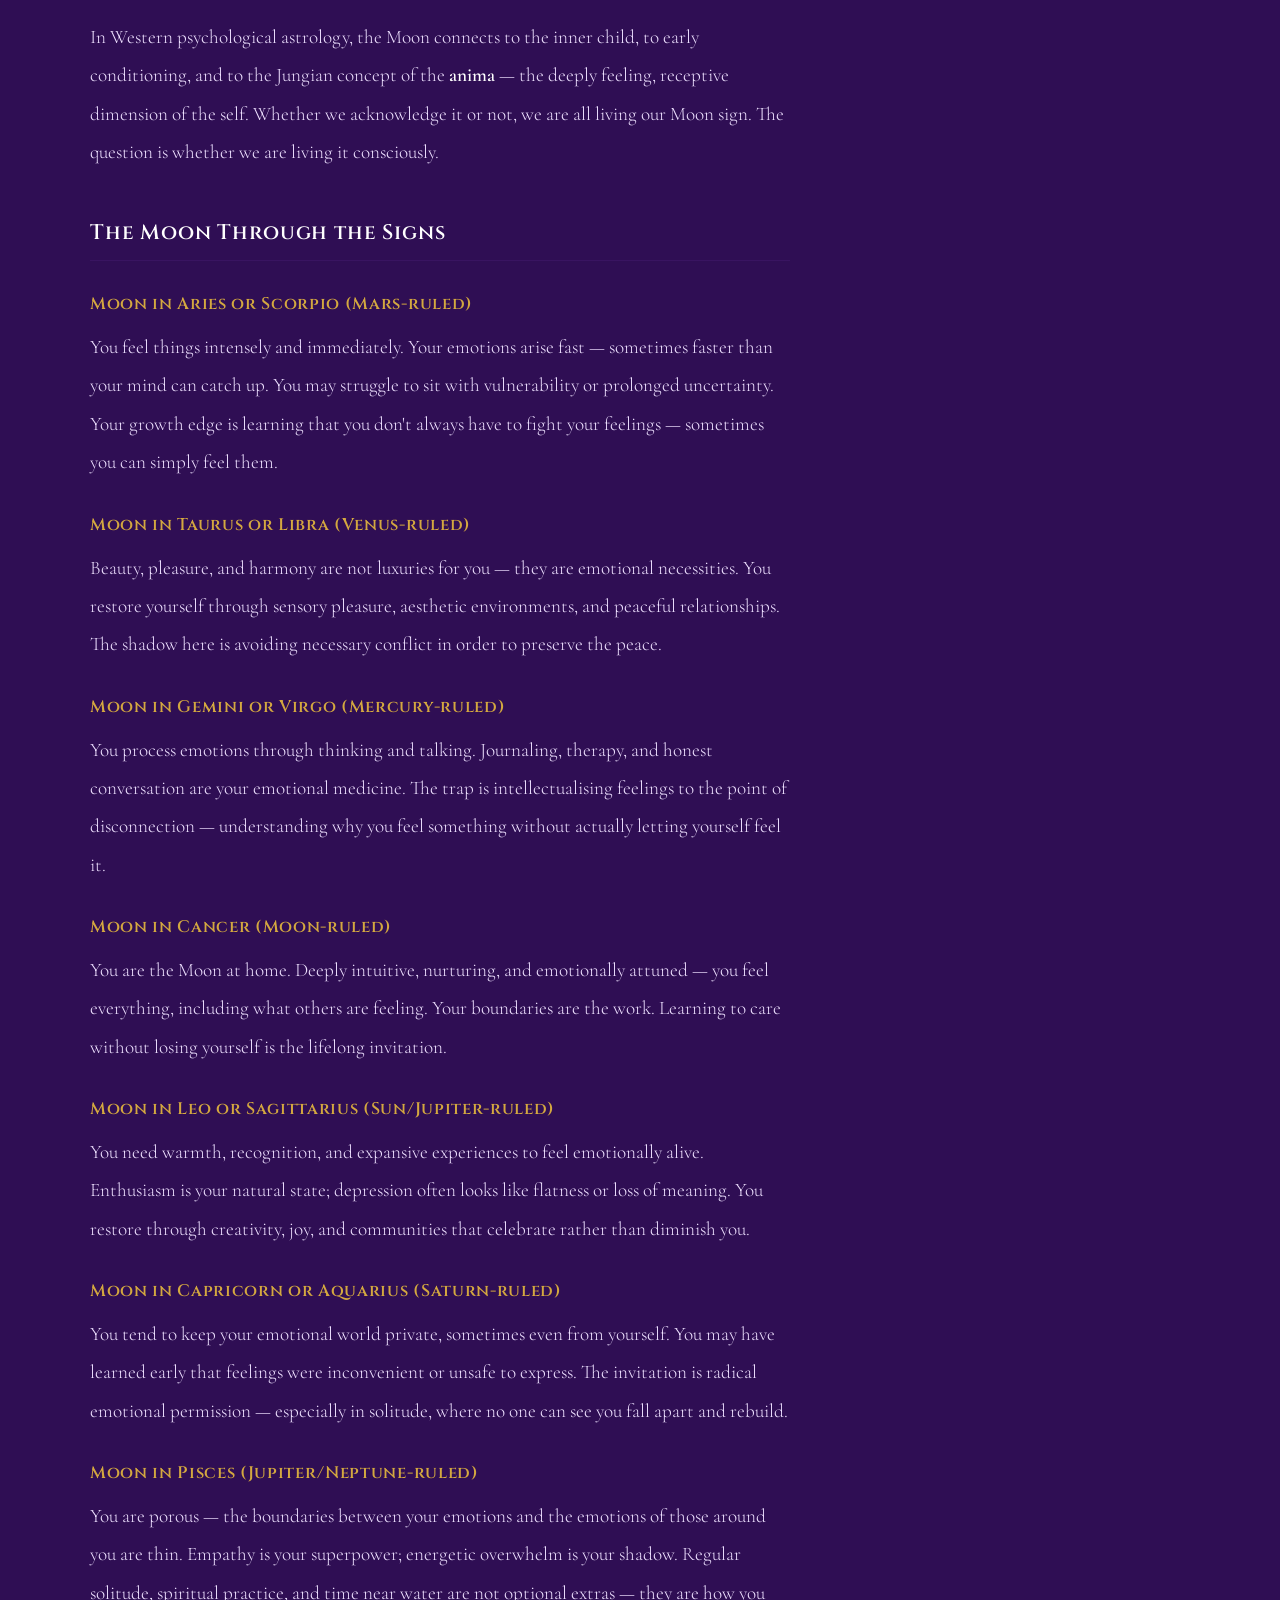
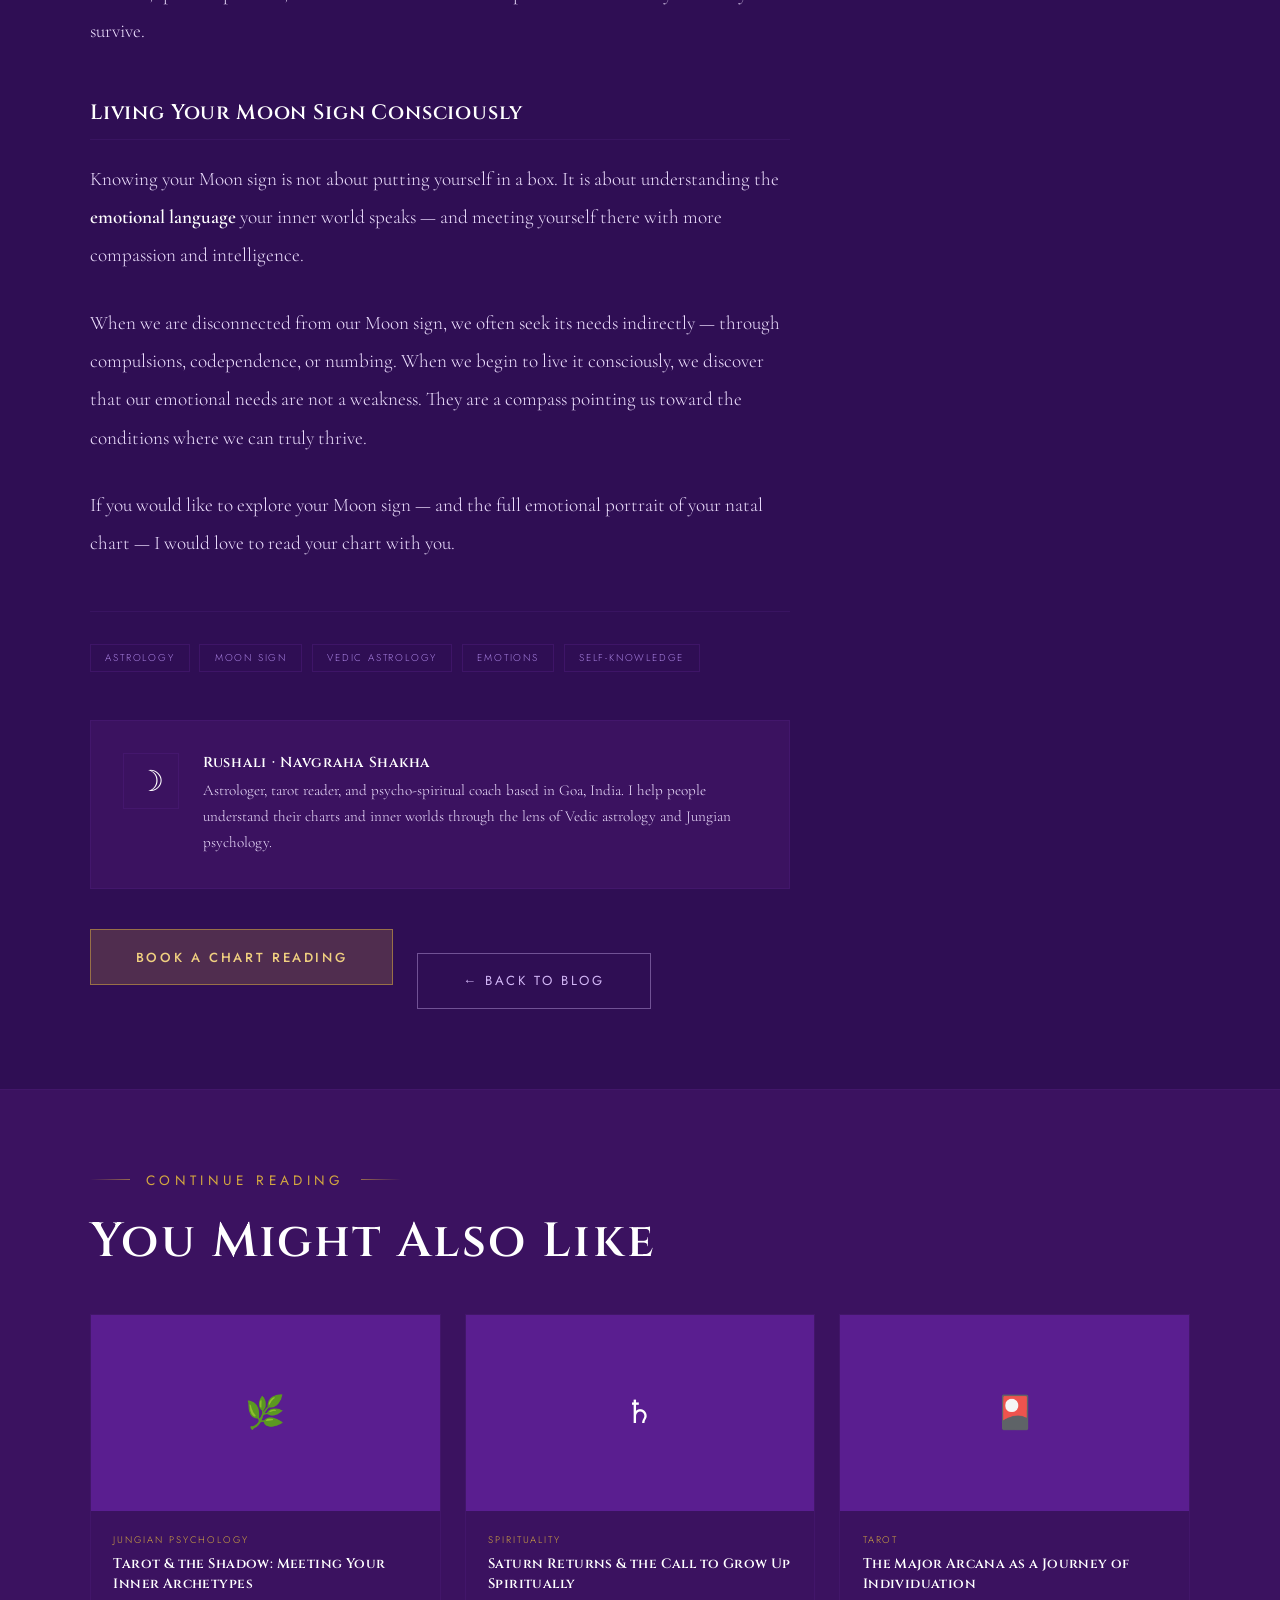
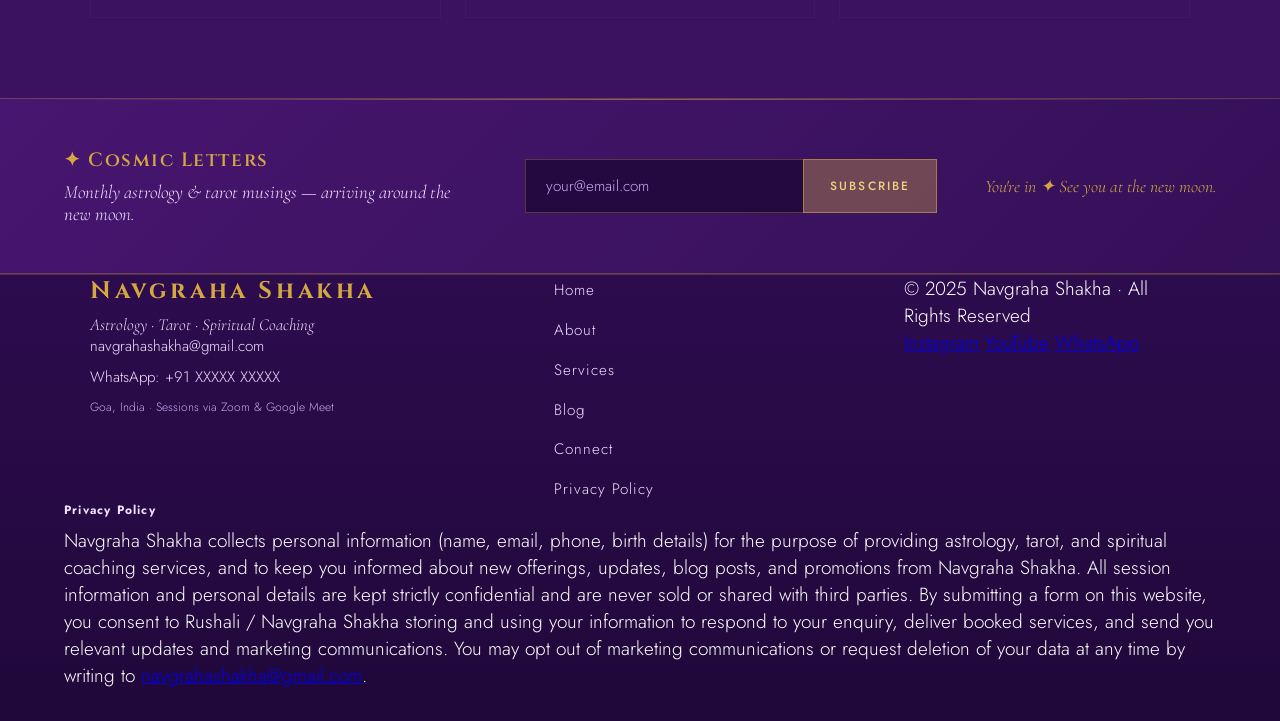
<file: blog-post.html>
<!DOCTYPE html>
<html lang="en">
<head>
<!-- Google Tag Manager -->
<script>(function(w,d,s,l,i){w[l]=w[l]||[];w[l].push({'gtm.start':
new Date().getTime(),event:'gtm.js'});var f=d.getElementsByTagName(s)[0],
j=d.createElement(s),dl=l!='dataLayer'?'&l='+l:'';j.async=true;j.src=
'https://www.googletagmanager.com/gtm.js?id='+i+dl;f.parentNode.insertBefore(j,f);
})(window,document,'script','dataLayer','GTM-KJWRKG2K');</script>
<!-- End Google Tag Manager -->
<meta charset="UTF-8">
<meta name="viewport" content="width=device-width, initial-scale=1.0">
<title>Understanding Your Moon Sign — Navgraha Shakha</title>
<meta name="description" content="The Moon in your chart reveals how you feel, nurture, and find safety. Exploring what it means to live your lunar nature with consciousness.">
<link rel="stylesheet" href="style.css">
<style>
.post-layout {
  max-width:1100px;margin:0 auto;
  display:grid;grid-template-columns:1fr 320px;gap:5rem;align-items:start;
}
.post-content {}
.post-header { margin-bottom:3rem; }
.post-tag {
  font-size:0.65rem;letter-spacing:0.25em;text-transform:uppercase;
  color:var(--gold);margin-bottom:1rem;display:block;
}
.post-title {
  font-family:'Cinzel',serif;font-size:clamp(1.6rem,4vw,2.8rem);
  font-weight:700;letter-spacing:0.04em;color:var(--ink);
  line-height:1.2;margin-bottom:1.2rem;
}
.post-meta {
  font-size:0.72rem;letter-spacing:0.15em;text-transform:uppercase;
  color:var(--ink-faint);
  display:flex;gap:1.5rem;flex-wrap:wrap;
  padding-bottom:2rem;
  border-bottom:1px solid rgba(107,47,160,0.18);
}
.post-hero-img {
  width:100%;aspect-ratio:16/7;
  background:var(--surface);
  display:flex;align-items:center;justify-content:center;
  font-size:5rem;margin-bottom:3rem;
  border:1px solid rgba(107,47,160,0.15);
}
.post-body p {
  font-family:'Cormorant Garamond',serif;font-size:1.2rem;
  line-height:2;color:var(--ink-dim);margin-bottom:1.8rem;
}
.post-body p strong { color:var(--ink);font-weight:600; }
.post-body h2 {
  font-family:'Cinzel',serif;font-size:1.3rem;font-weight:600;
  letter-spacing:0.04em;color:var(--ink);
  margin:3rem 0 1.2rem;
  padding-bottom:0.8rem;
  border-bottom:1px solid rgba(107,47,160,0.18);
}
.post-body h3 {
  font-family:'Cinzel',serif;font-size:1.05rem;font-weight:600;
  letter-spacing:0.04em;color:var(--gold);margin:2rem 0 0.8rem;
}
.post-body blockquote {
  border-left:2px solid var(--gold);
  padding:1rem 0 1rem 2rem;margin:2.5rem 0;
  background:rgba(212,168,64,0.04);
}
.post-body blockquote p {
  font-size:1.3rem;font-style:italic;color:var(--ink);margin-bottom:0;
}

/* Post tags */
.post-tags {
  display:flex;gap:0.6rem;flex-wrap:wrap;margin-top:3rem;
  padding-top:2rem;border-top:1px solid rgba(107,47,160,0.18);
}
.post-tag-pill {
  font-size:0.62rem;letter-spacing:0.18em;text-transform:uppercase;
  padding:0.35rem 0.9rem;border:1px solid rgba(107,47,160,0.25);color:var(--lavender-dim);
}

/* Author card */
.author-card {
  margin-top:3rem;padding:2rem;
  background:var(--surface);border:1px solid rgba(107,47,160,0.18);
  display:flex;gap:1.5rem;align-items:start;
}
.author-avatar {
  width:56px;height:56px;flex-shrink:0;
  border:1px solid rgba(107,47,160,0.2);
  display:flex;align-items:center;justify-content:center;font-size:1.8rem;
}
.author-card h4 {
  font-family:'Cinzel',serif;font-size:0.9rem;font-weight:600;
  letter-spacing:0.05em;color:var(--ink);margin-bottom:0.4rem;
}
.author-card p {
  font-family:'Cormorant Garamond',serif;font-size:0.95rem;
  line-height:1.7;color:var(--ink-dim);
}

/* Sidebar */
.post-sidebar {}
.sidebar-widget {
  background:var(--surface);border:1px solid rgba(107,47,160,0.15);
  padding:1.8rem;margin-bottom:2rem;
}
.sidebar-widget h3 {
  font-family:'Cinzel',serif;font-size:0.85rem;font-weight:600;
  letter-spacing:0.08em;color:var(--gold);
  margin-bottom:1.2rem;padding-bottom:0.8rem;
  border-bottom:1px solid rgba(107,47,160,0.15);
}
.sidebar-post {
  display:flex;gap:1rem;align-items:start;
  padding:0.8rem 0;border-bottom:1px solid rgba(107,47,160,0.05);
}
.sidebar-post:last-child { border-bottom:none;padding-bottom:0; }
.sidebar-post-icon { font-size:1.3rem;flex-shrink:0; }
.sidebar-post-title {
  font-family:'Cinzel',serif;font-size:0.8rem;font-weight:600;
  letter-spacing:0.02em;color:var(--ink);line-height:1.4;margin-bottom:0.3rem;
}
.sidebar-post-tag { font-size:0.62rem;letter-spacing:0.15em;text-transform:uppercase;color:var(--gold); }

.sidebar-newsletter input {
  width:100%;background:var(--surface);border:1px solid rgba(107,47,160,0.2);
  color:var(--ink);padding:0.7rem 1rem;font-family:'Jost',sans-serif;
  font-size:0.85rem;font-weight:300;outline:none;margin-bottom:0.8rem;
  transition:border-color 0.3s;
}
.sidebar-newsletter input:focus { border-color:rgba(107,47,160,0.3); }
.sidebar-newsletter input::placeholder { color:var(--ink-faint); }
.sidebar-newsletter button {
  width:100%;background:var(--gold);color:var(--deep);border:none;
  padding:0.7rem;font-family:'Jost',sans-serif;font-size:0.75rem;
  font-weight:500;letter-spacing:0.15em;text-transform:uppercase;cursor:pointer;transition:background 0.3s;
}
.sidebar-newsletter button:hover { background:var(--gold-light); }

/* Related posts */
.related-section {
  background:var(--surface);padding:5rem 2rem;position:relative;z-index:1;
  border-top:1px solid rgba(107,47,160,0.15);
}
.related-grid {
  max-width:1100px;margin:2.5rem auto 0;
  display:grid;grid-template-columns:repeat(3,1fr);gap:1.5rem;
}
.related-card {
  background:var(--surface);border:1px solid rgba(107,47,160,0.15);
  overflow:hidden;transition:border-color 0.3s;
}
.related-card:hover { border-color:rgba(107,47,160,0.25); }
.related-card-img {
  width:100%;aspect-ratio:16/9;background:var(--surface3);
  display:flex;align-items:center;justify-content:center;font-size:2rem;
  border-bottom:1px solid rgba(107,47,160,0.05);
}
.related-card-body { padding:1.4rem; }
.related-tag { font-size:0.6rem;letter-spacing:0.2em;text-transform:uppercase;color:var(--gold);margin-bottom:0.5rem;display:block; }
.related-title { font-family:'Cinzel',serif;font-size:0.85rem;font-weight:600;letter-spacing:0.03em;color:var(--ink);line-height:1.45; }

@media(max-width:900px){
  .post-layout{grid-template-columns:1fr;gap:3rem;}
  .post-sidebar{order:-1;}
  .related-grid{grid-template-columns:1fr;}
}
</style>
</head>
<body>
<!-- Google Tag Manager (noscript) -->
<noscript><iframe src="https://www.googletagmanager.com/ns.html?id=GTM-KJWRKG2K"
height="0" width="0" style="display:none;visibility:hidden"></iframe></noscript>
<!-- End Google Tag Manager (noscript) -->
<script src="common.js"></script>
<script>document.write(getNav('Blog'));</script>

<div class="page-hero" style="padding-bottom:3rem;">
  <div class="page-eyebrow">Astrology</div>
  <h1 class="page-title" style="font-size:clamp(1.5rem,4vw,3rem);max-width:700px;margin:0.5rem auto;">Understanding Your Moon Sign: The Hidden Emotional Self</h1>
</div>

<section style="background:rgba(52,16,88,0.5);padding:5rem 2rem;position:relative;z-index:1;">
  <div class="post-layout">

    <!-- MAIN CONTENT -->
    <div class="post-content">
      <div class="post-meta">
        <span>By Rushali</span>
        <span>Astrology</span>
        <span>8 min read</span>
      </div>

      <div class="post-hero-img">☽</div>

      <div class="post-body">
        <p>
          We live in a Sun-sign world. Ask someone their "sign" and they'll tell you they're a Scorpio, a Leo, a Capricorn. But the Sun sign — while important — is only one layer of the cosmic portrait. Beneath it, often more emotionally powerful, sits the <strong>Moon sign</strong>.
        </p>

        <p>
          The Moon in your natal chart governs your emotional nature — how you feel, what makes you feel safe, how you process hurt, and what you need in order to truly rest and restore. It is the self that shows up when no one is watching. The self beneath the performance.
        </p>

        <blockquote>
          <p>"The Sun is who you are becoming. The Moon is who you already are — in the quiet, unguarded moments."</p>
        </blockquote>

        <h2>Why the Moon Sign Matters More Than You Think</h2>

        <p>
          In Vedic astrology (Jyotish), the Moon is considered even more important than the Sun. Your <strong>Rashi</strong> — the sign the Moon occupies at the time of your birth — determines your emotional temperament, your instinctive reactions, and your relationship with comfort and security.
        </p>

        <p>
          In Western psychological astrology, the Moon connects to the inner child, to early conditioning, and to the Jungian concept of the <strong>anima</strong> — the deeply feeling, receptive dimension of the self. Whether we acknowledge it or not, we are all living our Moon sign. The question is whether we are living it consciously.
        </p>

        <h2>The Moon Through the Signs</h2>

        <h3>Moon in Aries or Scorpio (Mars-ruled)</h3>
        <p>
          You feel things intensely and immediately. Your emotions arise fast — sometimes faster than your mind can catch up. You may struggle to sit with vulnerability or prolonged uncertainty. Your growth edge is learning that you don't always have to fight your feelings — sometimes you can simply feel them.
        </p>

        <h3>Moon in Taurus or Libra (Venus-ruled)</h3>
        <p>
          Beauty, pleasure, and harmony are not luxuries for you — they are emotional necessities. You restore yourself through sensory pleasure, aesthetic environments, and peaceful relationships. The shadow here is avoiding necessary conflict in order to preserve the peace.
        </p>

        <h3>Moon in Gemini or Virgo (Mercury-ruled)</h3>
        <p>
          You process emotions through thinking and talking. Journaling, therapy, and honest conversation are your emotional medicine. The trap is intellectualising feelings to the point of disconnection — understanding why you feel something without actually letting yourself feel it.
        </p>

        <h3>Moon in Cancer (Moon-ruled)</h3>
        <p>
          You are the Moon at home. Deeply intuitive, nurturing, and emotionally attuned — you feel everything, including what others are feeling. Your boundaries are the work. Learning to care without losing yourself is the lifelong invitation.
        </p>

        <h3>Moon in Leo or Sagittarius (Sun/Jupiter-ruled)</h3>
        <p>
          You need warmth, recognition, and expansive experiences to feel emotionally alive. Enthusiasm is your natural state; depression often looks like flatness or loss of meaning. You restore through creativity, joy, and communities that celebrate rather than diminish you.
        </p>

        <h3>Moon in Capricorn or Aquarius (Saturn-ruled)</h3>
        <p>
          You tend to keep your emotional world private, sometimes even from yourself. You may have learned early that feelings were inconvenient or unsafe to express. The invitation is radical emotional permission — especially in solitude, where no one can see you fall apart and rebuild.
        </p>

        <h3>Moon in Pisces (Jupiter/Neptune-ruled)</h3>
        <p>
          You are porous — the boundaries between your emotions and the emotions of those around you are thin. Empathy is your superpower; energetic overwhelm is your shadow. Regular solitude, spiritual practice, and time near water are not optional extras — they are how you survive.
        </p>

        <h2>Living Your Moon Sign Consciously</h2>

        <p>
          Knowing your Moon sign is not about putting yourself in a box. It is about understanding the <strong>emotional language</strong> your inner world speaks — and meeting yourself there with more compassion and intelligence.
        </p>

        <p>
          When we are disconnected from our Moon sign, we often seek its needs indirectly — through compulsions, codependence, or numbing. When we begin to live it consciously, we discover that our emotional needs are not a weakness. They are a compass pointing us toward the conditions where we can truly thrive.
        </p>

        <p>
          If you would like to explore your Moon sign — and the full emotional portrait of your natal chart — I would love to read your chart with you.
        </p>
      </div>

      <!-- Tags -->
      <div class="post-tags">
        <span class="post-tag-pill">Astrology</span>
        <span class="post-tag-pill">Moon Sign</span>
        <span class="post-tag-pill">Vedic Astrology</span>
        <span class="post-tag-pill">Emotions</span>
        <span class="post-tag-pill">Self-Knowledge</span>
      </div>

      <!-- Author card -->
      <div class="author-card">
        <div class="author-avatar">☽</div>
        <div>
          <h4>Rushali · Navgraha Shakha</h4>
          <p>Astrologer, tarot reader, and psycho-spiritual coach based in Goa, India. I help people understand their charts and inner worlds through the lens of Vedic astrology and Jungian psychology.</p>
        </div>
      </div>

      <div style="margin-top:2.5rem;">
        <a href="contact.html" class="btn-primary">Book a Chart Reading</a>
        &nbsp;&nbsp;
        <a href="blog.html" class="btn-secondary">← Back to Blog</a>
      </div>
    </div>

    <!-- SIDEBAR -->
    <div class="post-sidebar">
      <div class="sidebar-widget">
        <h3>More Posts</h3>
        <div class="sidebar-post">
          <span class="sidebar-post-icon">🌿</span>
          <div>
            <div class="sidebar-post-title">Tarot &amp; the Shadow: Meeting Your Inner Archetypes</div>
            <span class="sidebar-post-tag">Jungian Psychology</span>
          </div>
        </div>
        <div class="sidebar-post">
          <span class="sidebar-post-icon">♄</span>
          <div>
            <div class="sidebar-post-title">Saturn Returns &amp; the Call to Grow Up Spiritually</div>
            <span class="sidebar-post-tag">Spirituality</span>
          </div>
        </div>
        <div class="sidebar-post">
          <span class="sidebar-post-icon">✦</span>
          <div>
            <div class="sidebar-post-title">The Nodes of the Moon: Your Soul's Karmic Direction</div>
            <span class="sidebar-post-tag">Astrology</span>
          </div>
        </div>
      </div>

      <div class="sidebar-widget">
        <h3>Book a Session</h3>
        <p style="font-family:'Cormorant Garamond',serif;font-size:1rem;line-height:1.7;color:var(--ink-dim);margin-bottom:1.2rem;">Want to explore your Moon sign — and the full portrait of your chart? Book a birth chart reading, tarot session, or soul path reading.</p>
        <a href="contact.html" class="btn-primary" style="display:block;text-align:center;">Book Now</a>
      </div>

      <div class="sidebar-widget sidebar-newsletter">
        <h3>✦ Cosmic Letters</h3>
        <p style="font-family:'Cormorant Garamond',serif;font-size:0.95rem;line-height:1.7;color:var(--ink-dim);margin-bottom:1rem;">Monthly musings delivered around the new moon.</p>
        <form onsubmit="handleNL(event)">
          <input type="email" placeholder="your@email.com" required>
          <button type="submit">Subscribe</button>
        </form>
        <p id="nl-ok" style="display:none;font-family:'Cormorant Garamond',serif;font-style:italic;color:var(--gold);font-size:0.9rem;margin-top:0.5rem;">You're in ✦</p>
      </div>
    </div>

  </div>
</section>

<!-- RELATED POSTS -->
<div class="related-section">
  <div style="max-width:1100px;margin:0 auto;">
    <div class="section-eyebrow">Continue Reading</div>
    <h2 class="section-title">You Might Also Like</h2>
  </div>
  <div class="related-grid">
    <div class="related-card">
      <div class="related-card-img">🌿</div>
      <div class="related-card-body">
        <span class="related-tag">Jungian Psychology</span>
        <div class="related-title">Tarot &amp; the Shadow: Meeting Your Inner Archetypes</div>
      </div>
    </div>
    <div class="related-card">
      <div class="related-card-img">♄</div>
      <div class="related-card-body">
        <span class="related-tag">Spirituality</span>
        <div class="related-title">Saturn Returns &amp; the Call to Grow Up Spiritually</div>
      </div>
    </div>
    <div class="related-card">
      <div class="related-card-img">🎴</div>
      <div class="related-card-body">
        <span class="related-tag">Tarot</span>
        <div class="related-title">The Major Arcana as a Journey of Individuation</div>
      </div>
    </div>
  </div>
</div>

<script>
function handleNL(e) {
  e.preventDefault();
  document.getElementById('nl-ok').style.display = 'block';
  e.target.querySelector('input').value = '';
}
</script>
<script>document.write(getNewsletterBar() + getFooter() + getWhatsApp());</script>
</body>
</html>
</file>
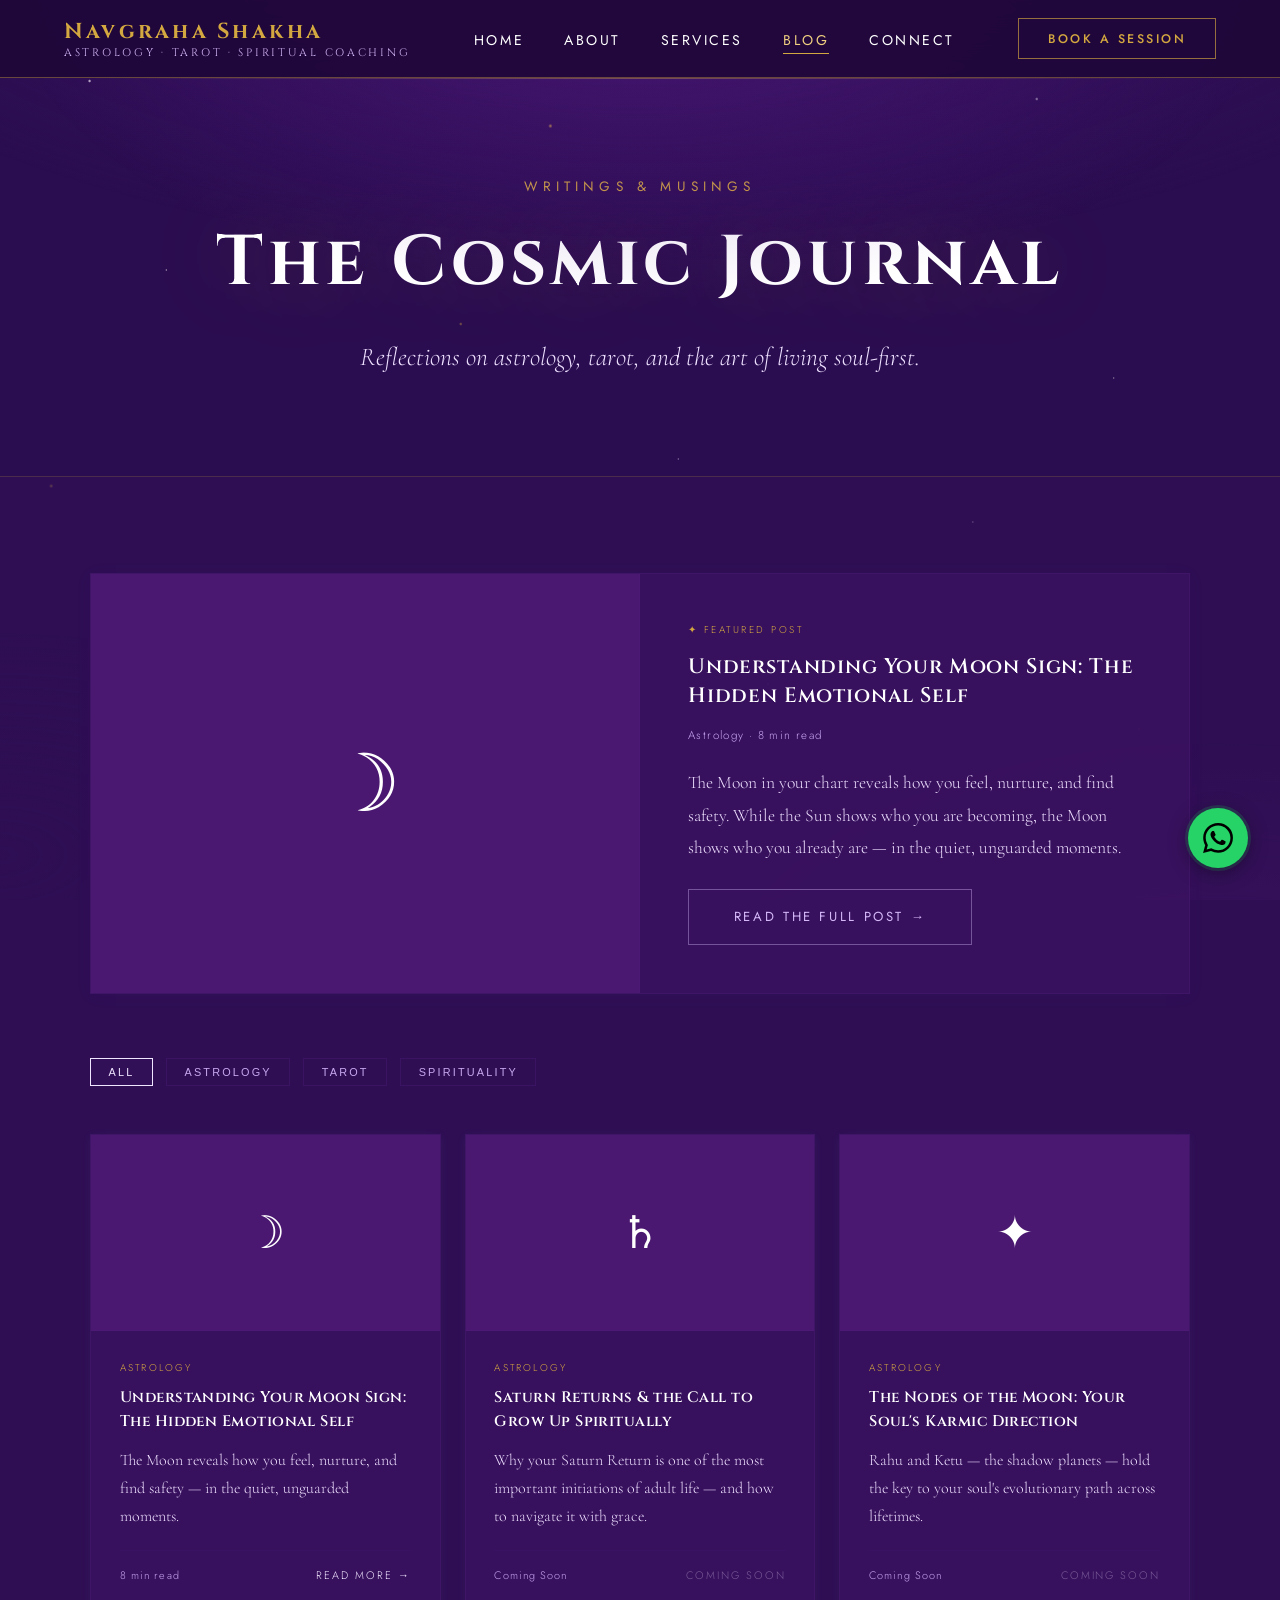
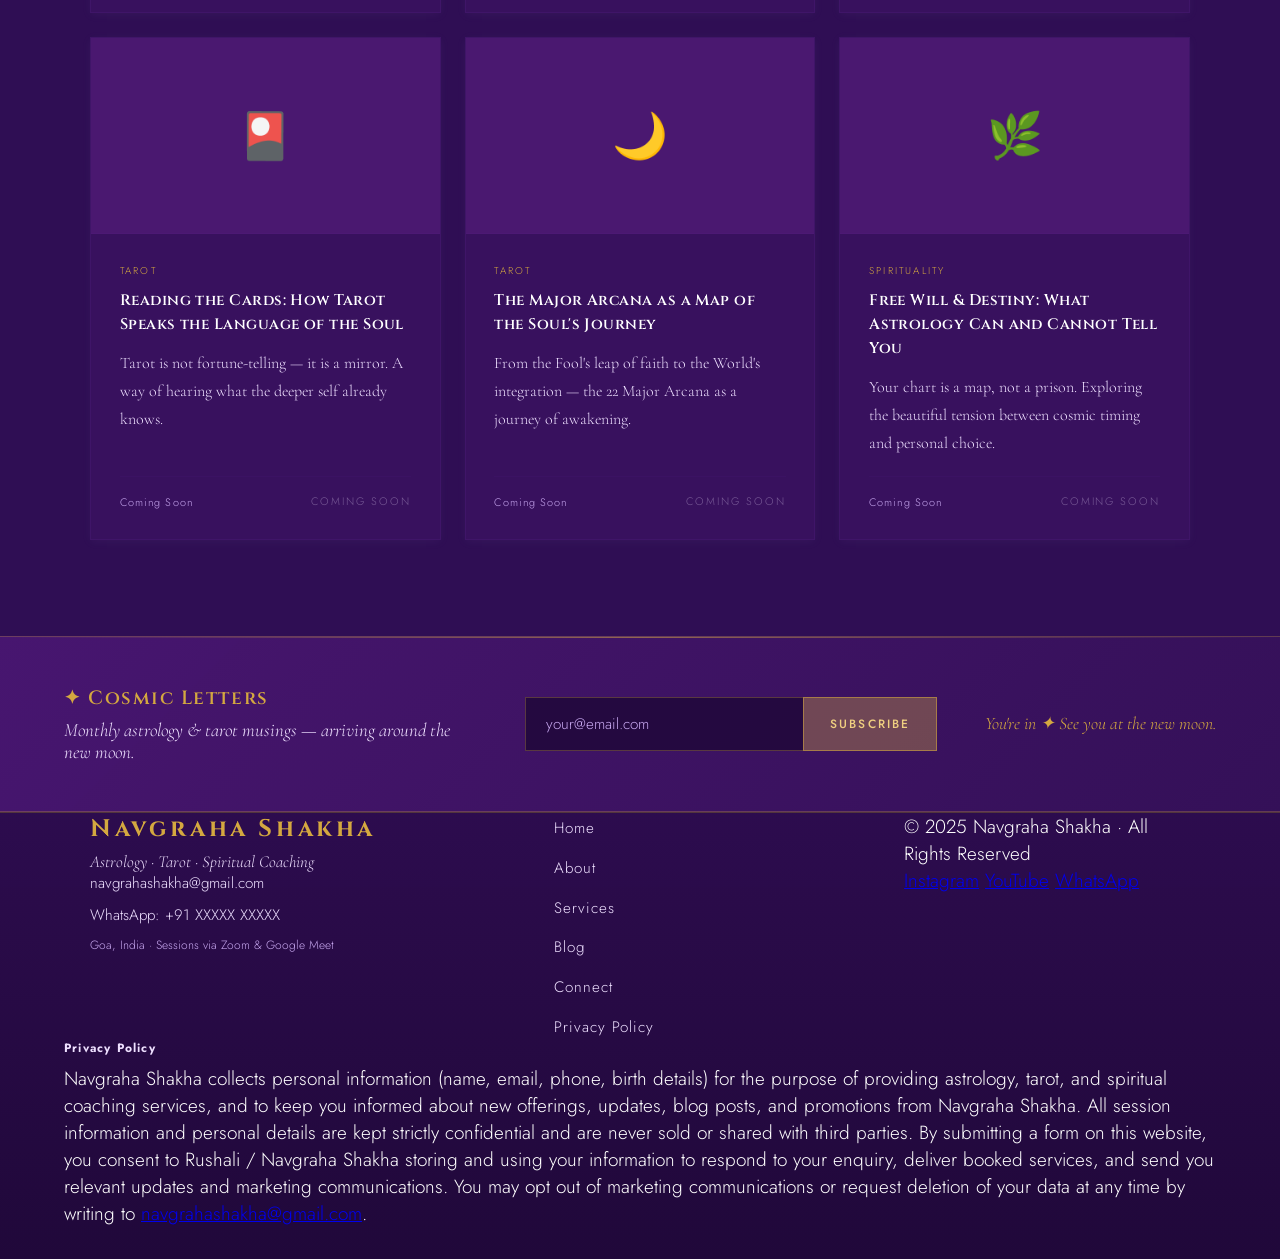
<file: blog.html>
<!DOCTYPE html>
<html lang="en">
<head>
<!-- Google Tag Manager -->
<script>(function(w,d,s,l,i){w[l]=w[l]||[];w[l].push({'gtm.start':
new Date().getTime(),event:'gtm.js'});var f=d.getElementsByTagName(s)[0],
j=d.createElement(s),dl=l!='dataLayer'?'&l='+l:'';j.async=true;j.src=
'https://www.googletagmanager.com/gtm.js?id='+i+dl;f.parentNode.insertBefore(j,f);
})(window,document,'script','dataLayer','GTM-KJWRKG2K');</script>
<!-- End Google Tag Manager -->
<meta charset="UTF-8">
<meta name="viewport" content="width=device-width, initial-scale=1.0">
<title>Blog — Navgraha Shakha</title>
<link rel="stylesheet" href="style.css">
<style>
.blog-filters { max-width:1100px;margin:0 auto 3rem;display:flex;gap:0.8rem;flex-wrap:wrap; }
.filter-btn {
  font-size:0.68rem;letter-spacing:0.2em;text-transform:uppercase;
  padding:0.45rem 1.1rem;border:1px solid rgba(107,47,160,0.2);
  color:var(--ink-faint);background:none;cursor:pointer;transition:all 0.3s;
}
.filter-btn:hover, .filter-btn.active { border-color:var(--lavender);color:var(--lavender);background:rgba(107,47,160,0.05); }

.blog-grid { max-width:1100px;margin:0 auto;display:grid;grid-template-columns:repeat(3,1fr);gap:1.5rem; }
.blog-card { background:rgba(58,18,96,0.85);border:1px solid rgba(107,47,160,0.15);overflow:hidden;transition:all 0.3s;display:flex;flex-direction:column;box-shadow:0 2px 10px rgba(196,176,232,0.05); }
.blog-card:hover { border-color:rgba(107,47,160,0.22);box-shadow:0 4px 20px rgba(107,47,160,0.08); }
.blog-card[data-hidden="true"] { display:none; }
.blog-card-img { width:100%;aspect-ratio:16/9;background:var(--surface2);display:flex;align-items:center;justify-content:center;font-size:2.8rem;border-bottom:1px solid rgba(107,47,160,0.08); }
.blog-card-body { padding:1.8rem;flex:1;display:flex;flex-direction:column; }
.blog-tag { font-size:0.62rem;letter-spacing:0.22em;text-transform:uppercase;color:var(--gold);margin-bottom:0.7rem;display:block; }
.blog-card-title { font-family:'Cinzel',serif;font-size:0.95rem;font-weight:600;letter-spacing:0.03em;color:var(--ink);line-height:1.55;margin-bottom:0.8rem; }
.blog-excerpt { font-family:'Cormorant Garamond',serif;font-size:1rem;line-height:1.75;color:var(--ink-dim);margin-bottom:1.2rem;flex:1; }
.blog-footer { display:flex;align-items:center;justify-content:space-between;padding-top:1rem;border-top:1px solid rgba(107,47,160,0.08); }
.blog-meta { font-size:0.68rem;letter-spacing:0.1em;color:var(--ink-faint); }
.blog-read-more { font-size:0.68rem;letter-spacing:0.18em;text-transform:uppercase;color:var(--lavender);text-decoration:none;border-bottom:1px solid transparent;transition:border-color 0.3s; }
.blog-read-more:hover { border-color:var(--lavender); }

.featured-post { max-width:1100px;margin:0 auto 4rem;display:grid;grid-template-columns:1fr 1fr;border:1px solid rgba(107,47,160,0.15);background:rgba(58,18,96,0.85);overflow:hidden;box-shadow:0 2px 16px rgba(107,47,160,0.05); }
.featured-post-img { background:var(--surface2);display:flex;align-items:center;justify-content:center;font-size:5rem;min-height:300px;border-right:1px solid rgba(107,47,160,0.08); }
.featured-post-body { padding:3rem; }
.featured-label { font-size:0.62rem;letter-spacing:0.25em;text-transform:uppercase;color:var(--gold);margin-bottom:1rem;display:block; }
.featured-post-body h2 { font-family:'Cinzel',serif;font-size:1.3rem;font-weight:600;letter-spacing:0.04em;color:var(--ink);margin-bottom:1rem;line-height:1.4; }
.featured-post-body p { font-family:'Cormorant Garamond',serif;font-size:1.1rem;line-height:1.85;color:var(--ink-dim);margin-bottom:1.5rem; }
.featured-post-meta { font-size:0.72rem;letter-spacing:0.12em;color:var(--ink-faint);margin-bottom:1.5rem; }

.newsletter-section { background:var(--surface2);border-top:1px solid rgba(107,47,160,0.15);padding:5rem 2rem;text-align:center;position:relative;z-index:1;margin-top:6rem; }
.newsletter-section h2 { font-family:'Cinzel',serif;font-size:clamp(1.4rem,3vw,2rem);font-weight:600;letter-spacing:0.05em;color:var(--ink);margin-bottom:0.8rem; }
.newsletter-section p { font-family:'Cormorant Garamond',serif;font-size:1.1rem;font-style:italic;color:var(--ink-dim);margin-bottom:2rem; }
.newsletter-form { display:flex;max-width:480px;margin:0 auto; }
.newsletter-form input { flex:1;background:rgba(58,18,96,0.85);border:1px solid rgba(107,47,160,0.18);border-right:none;color:var(--ink);padding:0.85rem 1.2rem;font-family:'Jost',sans-serif;font-size:0.9rem;font-weight:300;outline:none;transition:border-color 0.3s; }
.newsletter-form input:focus { border-color:rgba(107,47,160,0.3); }
.newsletter-form input::placeholder { color:var(--ink-faint); }
.newsletter-form button { background:var(--lavender);color:var(--white);border:none;padding:0.85rem 1.5rem;font-family:'Jost',sans-serif;font-size:0.78rem;font-weight:500;letter-spacing:0.15em;text-transform:uppercase;cursor:pointer;transition:background 0.3s;white-space:nowrap; }
.newsletter-form button:hover { background:var(--lavender-dim); }

@media(max-width:900px){
  .blog-grid { grid-template-columns:1fr; }
  .featured-post { grid-template-columns:1fr; }
  .featured-post-img { min-height:180px;border-right:none;border-bottom:1px solid rgba(107,47,160,0.08); }
  .newsletter-form { flex-direction:column; }
  .newsletter-form input { border-right:1px solid rgba(107,47,160,0.18);border-bottom:none; }
}
</style>
</head>
<body>
<!-- Google Tag Manager (noscript) -->
<noscript><iframe src="https://www.googletagmanager.com/ns.html?id=GTM-KJWRKG2K"
height="0" width="0" style="display:none;visibility:hidden"></iframe></noscript>
<!-- End Google Tag Manager (noscript) -->
<script src="common.js"></script>
<script>document.write(getNav('Blog'));</script>

<div class="page-hero">
  <div class="page-eyebrow">Writings &amp; Musings</div>
  <h1 class="page-title">The Cosmic Journal</h1>
  <p class="page-subtitle">Reflections on astrology, tarot, and the art of living soul-first.</p>
</div>

<section style="background:rgba(52,16,88,0.5);padding:6rem 2rem;position:relative;z-index:1;">

  <div class="featured-post fade-in">
    <div class="featured-post-img">☽</div>
    <div class="featured-post-body">
      <span class="featured-label">✦ Featured Post</span>
      <h2>Understanding Your Moon Sign: The Hidden Emotional Self</h2>
      <div class="featured-post-meta">Astrology · 8 min read</div>
      <p>The Moon in your chart reveals how you feel, nurture, and find safety. While the Sun shows who you are becoming, the Moon shows who you already are — in the quiet, unguarded moments.</p>
      <a href="blog-post.html" class="btn-secondary" style="display:inline-block;">Read the Full Post →</a>
    </div>
  </div>

  <div class="blog-filters">
    <button class="filter-btn active" data-filter="all">All</button>
    <button class="filter-btn" data-filter="astrology">Astrology</button>
    <button class="filter-btn" data-filter="tarot">Tarot</button>
    <button class="filter-btn" data-filter="spirituality">Spirituality</button>
  </div>

  <div class="blog-grid">
    <div class="blog-card fade-in" data-category="astrology">
      <div class="blog-card-img">☽</div>
      <div class="blog-card-body">
        <span class="blog-tag">Astrology</span>
        <div class="blog-card-title">Understanding Your Moon Sign: The Hidden Emotional Self</div>
        <p class="blog-excerpt">The Moon reveals how you feel, nurture, and find safety — in the quiet, unguarded moments.</p>
        <div class="blog-footer">
          <span class="blog-meta">8 min read</span>
          <a href="blog-post.html" class="blog-read-more">Read More →</a>
        </div>
      </div>
    </div>
    <div class="blog-card fade-in" data-category="astrology">
      <div class="blog-card-img">♄</div>
      <div class="blog-card-body">
        <span class="blog-tag">Astrology</span>
        <div class="blog-card-title">Saturn Returns &amp; the Call to Grow Up Spiritually</div>
        <p class="blog-excerpt">Why your Saturn Return is one of the most important initiations of adult life — and how to navigate it with grace.</p>
        <div class="blog-footer">
          <span class="blog-meta">Coming Soon</span>
          <span class="blog-read-more" style="opacity:0.35;cursor:default;">Coming Soon</span>
        </div>
      </div>
    </div>
    <div class="blog-card fade-in" data-category="astrology">
      <div class="blog-card-img">✦</div>
      <div class="blog-card-body">
        <span class="blog-tag">Astrology</span>
        <div class="blog-card-title">The Nodes of the Moon: Your Soul's Karmic Direction</div>
        <p class="blog-excerpt">Rahu and Ketu — the shadow planets — hold the key to your soul's evolutionary path across lifetimes.</p>
        <div class="blog-footer">
          <span class="blog-meta">Coming Soon</span>
          <span class="blog-read-more" style="opacity:0.35;cursor:default;">Coming Soon</span>
        </div>
      </div>
    </div>
    <div class="blog-card fade-in" data-category="tarot">
      <div class="blog-card-img">🎴</div>
      <div class="blog-card-body">
        <span class="blog-tag">Tarot</span>
        <div class="blog-card-title">Reading the Cards: How Tarot Speaks the Language of the Soul</div>
        <p class="blog-excerpt">Tarot is not fortune-telling — it is a mirror. A way of hearing what the deeper self already knows.</p>
        <div class="blog-footer">
          <span class="blog-meta">Coming Soon</span>
          <span class="blog-read-more" style="opacity:0.35;cursor:default;">Coming Soon</span>
        </div>
      </div>
    </div>
    <div class="blog-card fade-in" data-category="tarot">
      <div class="blog-card-img">🌙</div>
      <div class="blog-card-body">
        <span class="blog-tag">Tarot</span>
        <div class="blog-card-title">The Major Arcana as a Map of the Soul's Journey</div>
        <p class="blog-excerpt">From the Fool's leap of faith to the World's integration — the 22 Major Arcana as a journey of awakening.</p>
        <div class="blog-footer">
          <span class="blog-meta">Coming Soon</span>
          <span class="blog-read-more" style="opacity:0.35;cursor:default;">Coming Soon</span>
        </div>
      </div>
    </div>
    <div class="blog-card fade-in" data-category="spirituality">
      <div class="blog-card-img">🌿</div>
      <div class="blog-card-body">
        <span class="blog-tag">Spirituality</span>
        <div class="blog-card-title">Free Will &amp; Destiny: What Astrology Can and Cannot Tell You</div>
        <p class="blog-excerpt">Your chart is a map, not a prison. Exploring the beautiful tension between cosmic timing and personal choice.</p>
        <div class="blog-footer">
          <span class="blog-meta">Coming Soon</span>
          <span class="blog-read-more" style="opacity:0.35;cursor:default;">Coming Soon</span>
        </div>
      </div>
    </div>
  </div>
</section>

<script>document.write(getNewsletterBar() + getFooter() + getWhatsApp());</script>
</body>
</html>
</file>
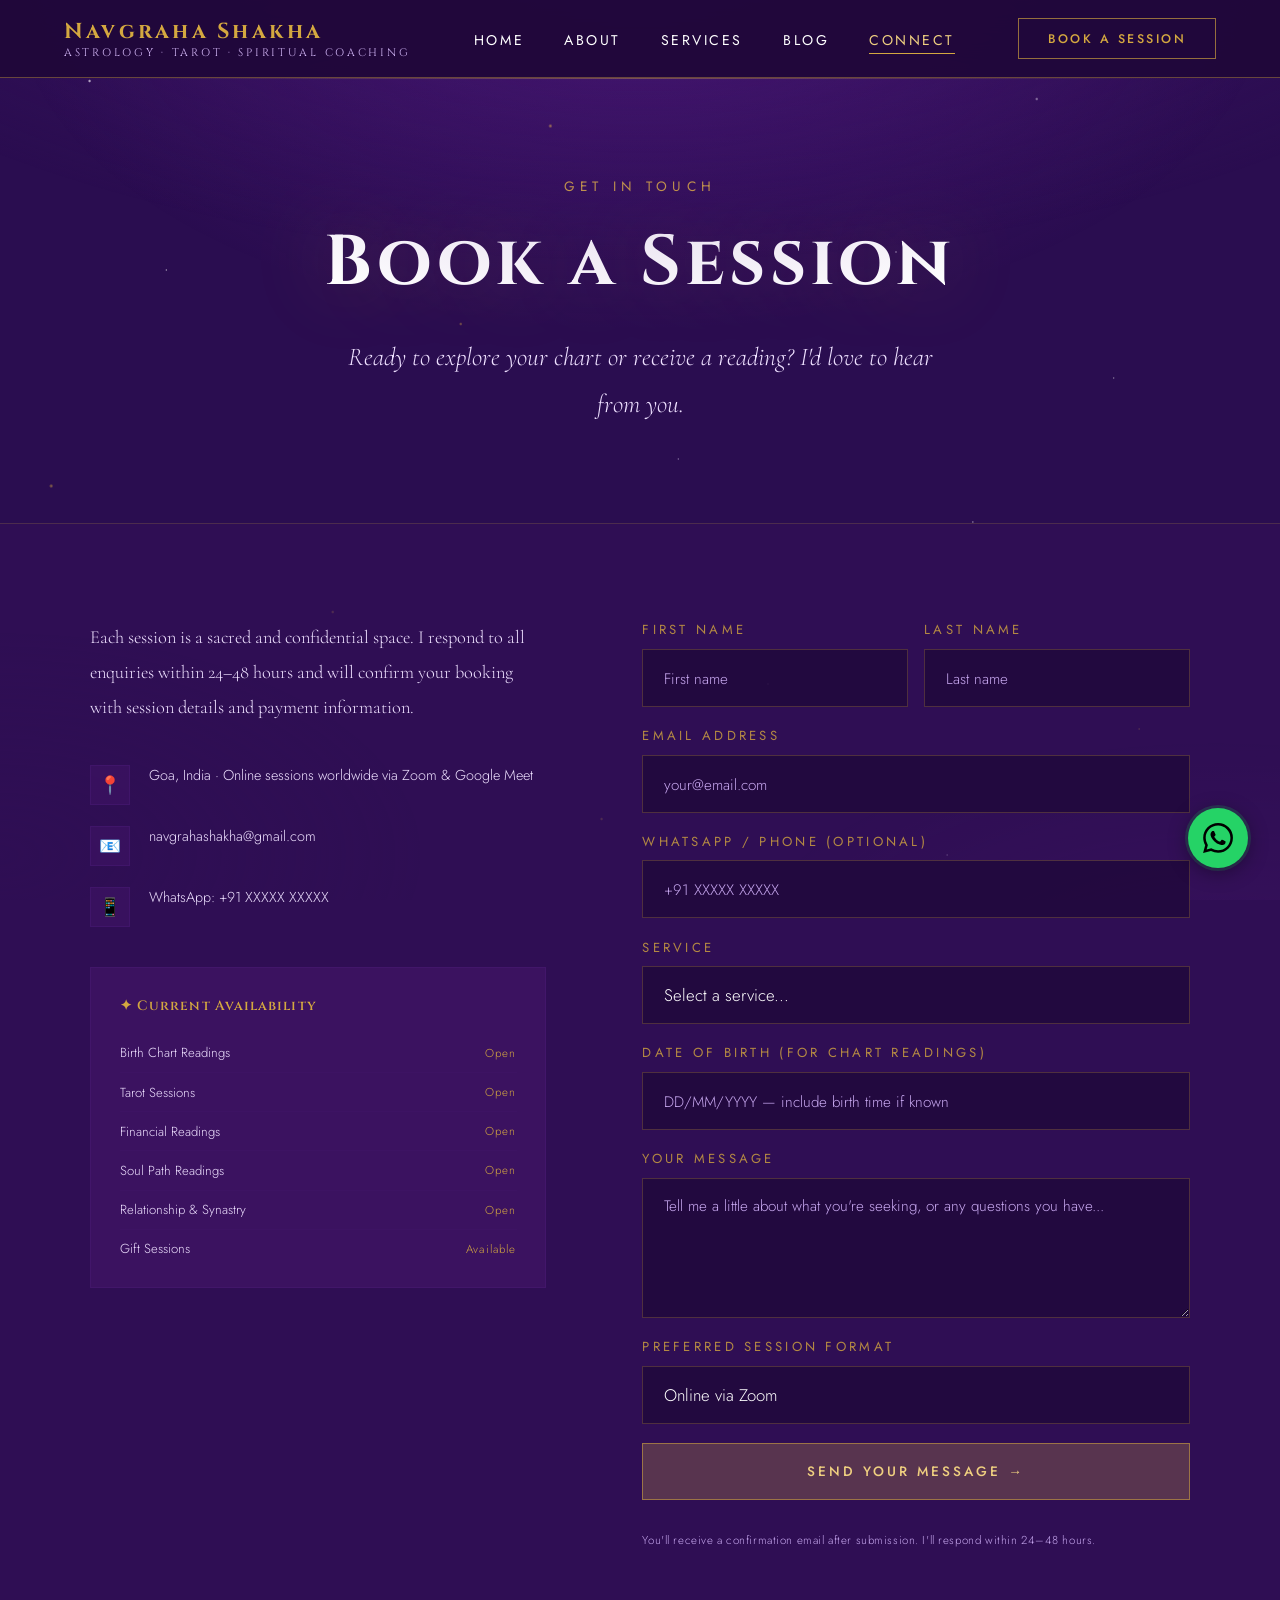
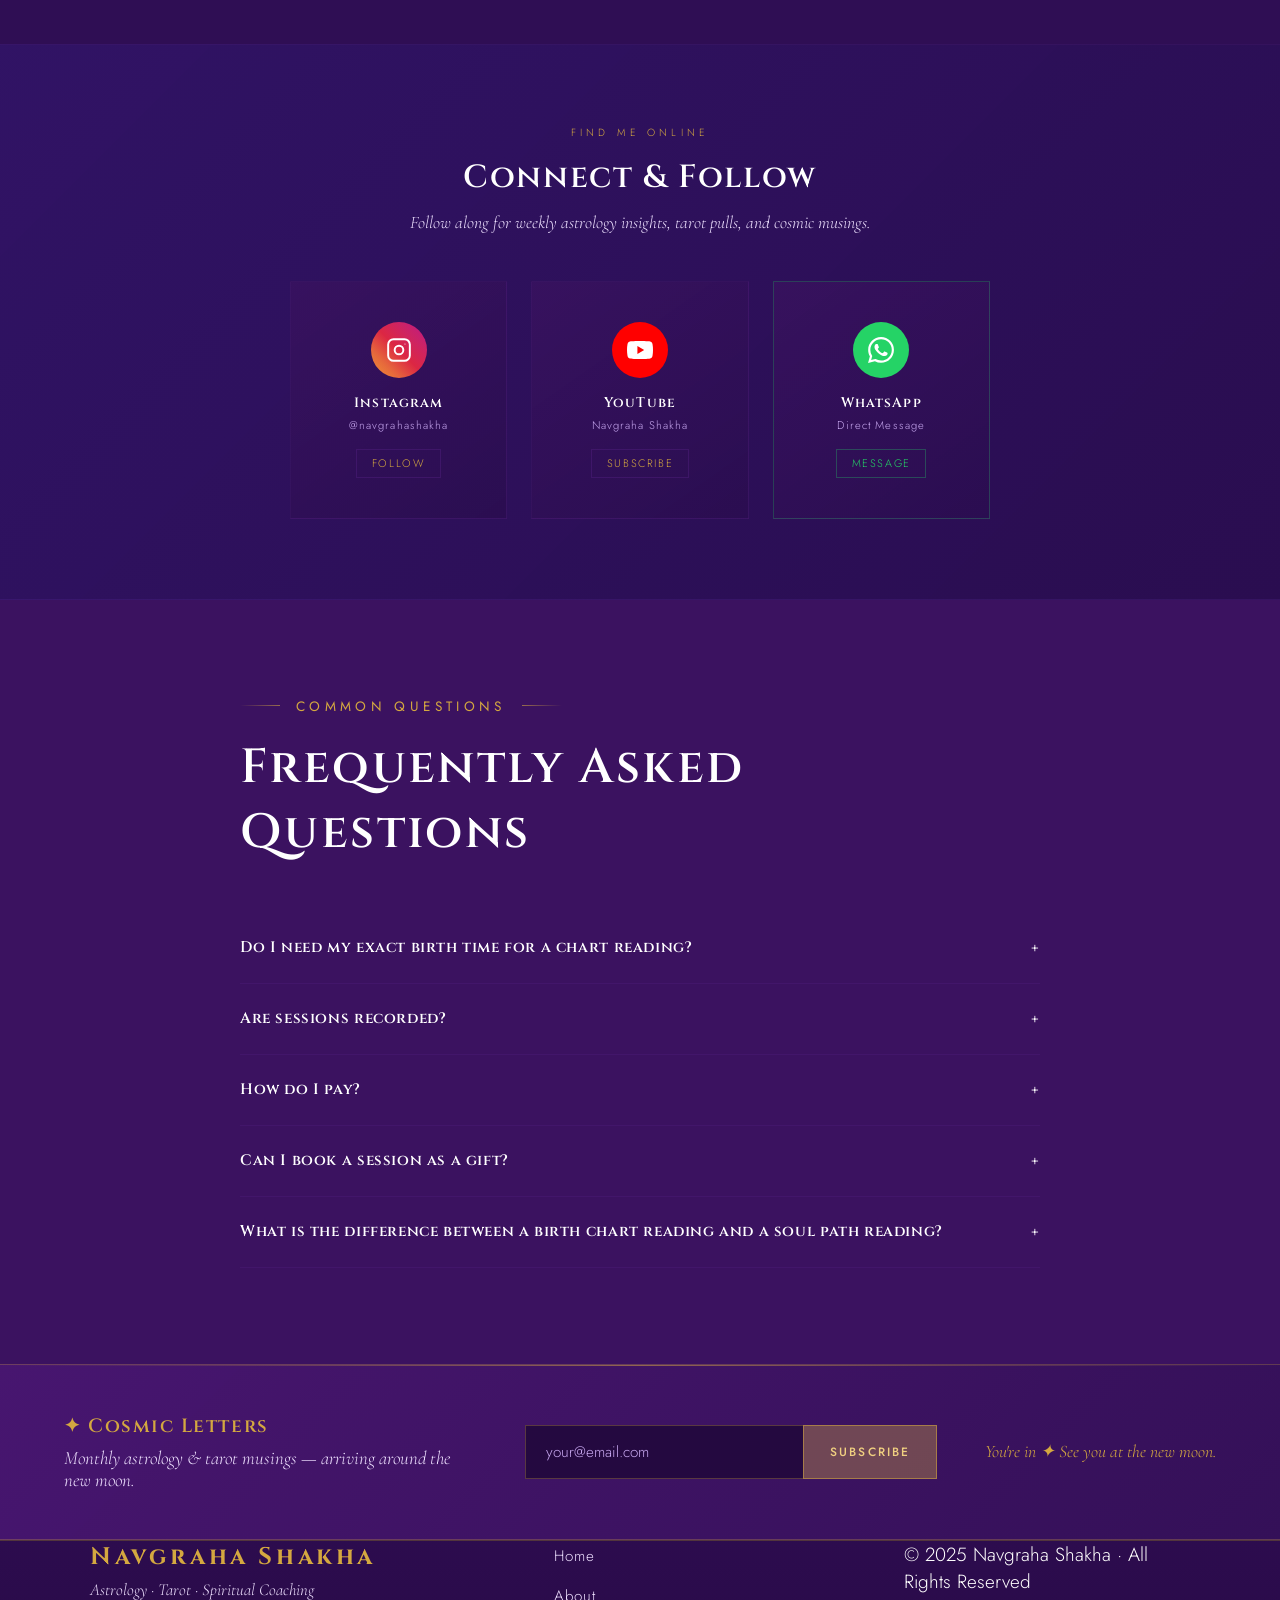
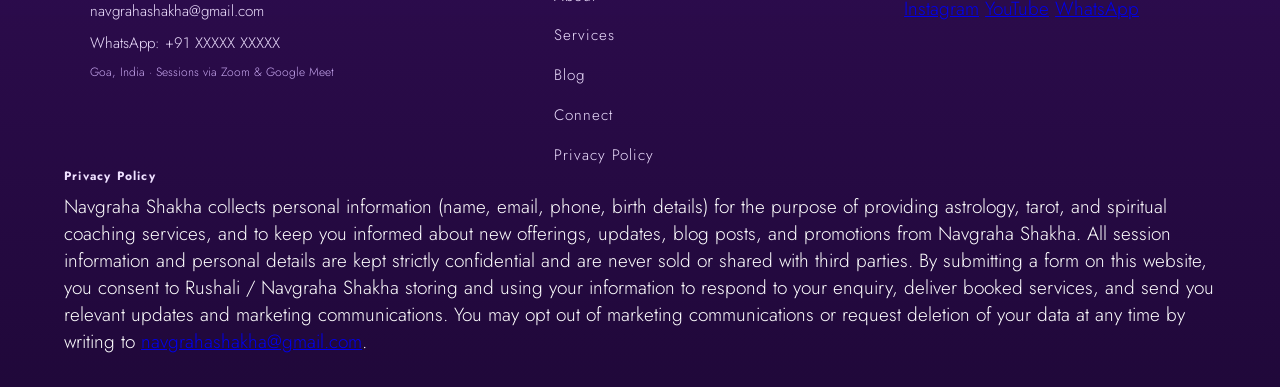
<file: contact.html>
<!DOCTYPE html>
<html lang="en">
<head>
<!-- Google Tag Manager -->
<script>(function(w,d,s,l,i){w[l]=w[l]||[];w[l].push({'gtm.start':
new Date().getTime(),event:'gtm.js'});var f=d.getElementsByTagName(s)[0],
j=d.createElement(s),dl=l!='dataLayer'?'&l='+l:'';j.async=true;j.src=
'https://www.googletagmanager.com/gtm.js?id='+i+dl;f.parentNode.insertBefore(j,f);
})(window,document,'script','dataLayer','GTM-KJWRKG2K');</script>
<!-- End Google Tag Manager -->
<meta charset="UTF-8">
<meta name="viewport" content="width=device-width, initial-scale=1.0">
<title>Book a Session — Navgraha Shakha</title>
<link rel="stylesheet" href="style.css">
<style>
.contact-layout { max-width:1100px;margin:0 auto;display:grid;grid-template-columns:1fr 1.2fr;gap:6rem;align-items:start; }
.contact-intro { font-family:'Cormorant Garamond',serif;font-size:1.15rem;line-height:1.9;color:var(--ink-dim);margin-bottom:2.5rem; }
.contact-details { list-style:none;display:flex;flex-direction:column;gap:1.3rem;margin-bottom:2.5rem; }
.contact-details li { display:flex;align-items:flex-start;gap:1.2rem;font-size:0.9rem;color:var(--ink-dim); }
.contact-icon { width:40px;height:40px;flex-shrink:0;border:1px solid rgba(107,47,160,0.18);display:flex;align-items:center;justify-content:center;font-size:1.1rem;background:rgba(58,18,96,0.85); }
.contact-details a { color:var(--ink-dim);text-decoration:none;transition:color 0.3s; }
.contact-details a:hover { color:var(--lavender); }
.availability { background:var(--surface);border:1px solid rgba(107,47,160,0.15);padding:1.8rem;margin-top:0.5rem; }
.availability h3 { font-family:'Cinzel',serif;font-size:0.85rem;font-weight:600;letter-spacing:0.08em;color:var(--gold);margin-bottom:1.2rem; }
.availability-row { display:flex;justify-content:space-between;align-items:center;padding:0.6rem 0;border-bottom:1px solid rgba(107,47,160,0.05);font-size:0.82rem; }
.availability-row:last-child { border-bottom:none;padding-bottom:0; }
.availability-row span:first-child { color:var(--ink-dim); }
.availability-row span:last-child { color:var(--gold);font-size:0.72rem;letter-spacing:0.1em; }

.contact-form { display:flex;flex-direction:column;gap:1.2rem; }
.form-row { display:grid;grid-template-columns:1fr 1fr;gap:1rem; }
.form-success { display:none;background:rgba(107,47,160,0.05);border:1px solid rgba(107,47,160,0.2);padding:2rem;font-family:'Cormorant Garamond',serif;font-size:1.1rem;font-style:italic;color:var(--lavender-dim);text-align:center;line-height:1.7; }

.faq-section { background:var(--surface);padding:6rem 2rem;position:relative;z-index:1; }
.faq-inner { max-width:800px;margin:0 auto; }
.faq-list { margin-top:3rem;display:flex;flex-direction:column; }
.faq-item { border-bottom:1px solid rgba(107,47,160,0.15);overflow:hidden; }
.faq-question { width:100%;background:none;border:none;text-align:left;padding:1.5rem 0;cursor:pointer;display:flex;justify-content:space-between;align-items:center;gap:1rem;font-family:'Cinzel',serif;font-size:0.95rem;font-weight:600;letter-spacing:0.04em;color:var(--ink);transition:color 0.3s; }
.faq-question:hover { color:var(--lavender); }
.faq-arrow { font-size:1rem;color:var(--lavender-soft);flex-shrink:0;transition:transform 0.3s; }
.faq-item.open .faq-arrow { transform:rotate(45deg); }
.faq-answer { max-height:0;overflow:hidden;transition:max-height 0.4s ease; }
.faq-answer-inner { font-family:'Cormorant Garamond',serif;font-size:1.05rem;line-height:1.85;color:var(--ink-dim);padding-bottom:1.5rem; }

@media(max-width:900px){ .contact-layout{grid-template-columns:1fr;gap:3.5rem;} .form-row{grid-template-columns:1fr;} }
</style>
</head>
<body>
<!-- Google Tag Manager (noscript) -->
<noscript><iframe src="https://www.googletagmanager.com/ns.html?id=GTM-KJWRKG2K"
height="0" width="0" style="display:none;visibility:hidden"></iframe></noscript>
<!-- End Google Tag Manager (noscript) -->
<script src="common.js"></script>
<script>document.write(getNav('Connect'));</script>

<div class="page-hero">
  <div class="page-eyebrow">Get in Touch</div>
  <h1 class="page-title">Book a Session</h1>
  <p class="page-subtitle">Ready to explore your chart or receive a reading? I'd love to hear from you.</p>
</div>

<section style="background:rgba(52,16,88,0.5);padding:6rem 2rem;position:relative;z-index:1;">
  <div class="contact-layout">
    <div class="contact-info fade-in">
      <p class="contact-intro">Each session is a sacred and confidential space. I respond to all enquiries within 24–48 hours and will confirm your booking with session details and payment information.</p>
      <ul class="contact-details">
        <li>
          <span class="contact-icon">📍</span>
          <span>Goa, India · Online sessions worldwide via Zoom &amp; Google Meet</span>
        </li>
        <li>
          <span class="contact-icon">📧</span>
          <div>
            <a href="mailto:navgrahashakha@gmail.com">navgrahashakha@gmail.com</a><br>
            
          </div>
        </li>
        <li>
          <span class="contact-icon">📱</span>
          <span>WhatsApp: +91 XXXXX XXXXX</span>
        </li>

      </ul>
      <div class="availability">
        <h3>✦ Current Availability</h3>
        <div class="availability-row"><span>Birth Chart Readings</span><span>Open</span></div>
        <div class="availability-row"><span>Tarot Sessions</span><span>Open</span></div>
        <div class="availability-row"><span>Financial Readings</span><span>Open</span></div>
        <div class="availability-row"><span>Soul Path Readings</span><span>Open</span></div>
        <div class="availability-row"><span>Relationship &amp; Synastry</span><span>Open</span></div>
        <div class="availability-row"><span>Gift Sessions</span><span>Available</span></div>
      </div>
    </div>

    <div class="fade-in">
      <form class="contact-form" action="https://formspree.io/f/xwvyeqyp" method="POST" id="contactForm">
        <input type="hidden" name="_subject" value="New Session Enquiry — Navgraha Shakha">
        <input type="hidden" name="_next" value="https://navgrahashakha.github.io/thankyou.html">
        <input type="text" name="_gotcha" style="display:none">
        <div class="form-row">
          <div class="form-group">
            <label class="form-label">First Name</label>
            <input type="text" class="form-input" name="first_name" placeholder="First name" required>
          </div>
          <div class="form-group">
            <label class="form-label">Last Name</label>
            <input type="text" class="form-input" name="last_name" placeholder="Last name">
          </div>
        </div>
        <div class="form-group">
          <label class="form-label">Email Address</label>
          <input type="email" class="form-input" name="email" placeholder="your@email.com" required>
        </div>
        <div class="form-group">
          <label class="form-label">WhatsApp / Phone (optional)</label>
          <input type="text" class="form-input" name="whatsapp" placeholder="+91 XXXXX XXXXX">
        </div>
        <div class="form-group">
          <label class="form-label">Service</label>
          <select class="form-select" name="service">
            <option value="">Select a service...</option>
            <option>Birth Chart Reading (60 min)</option>
            <option>Tarot Reading (30 min)</option>
            <option>Tarot Reading (60 min)</option>
            <option>Financial Reading (60 min)</option>
            <option>Soul Path Reading (60 min)</option>
            <option>Relationship &amp; Synastry Reading (75 min)</option>
            <option>Marriage &amp; Karmic Compatibility (90 min)</option>
            <option>Gift Session for Someone</option>
            <option>General Enquiry / Not Sure Yet</option>
          </select>
        </div>
        <div class="form-group">
          <label class="form-label">Date of Birth (for chart readings)</label>
          <input type="text" class="form-input" name="birth_details" placeholder="DD/MM/YYYY — include birth time if known">
        </div>
        <div class="form-group">
          <label class="form-label">Your Message</label>
          <textarea class="form-textarea" name="message" placeholder="Tell me a little about what you're seeking, or any questions you have..."></textarea>
        </div>
        <div class="form-group">
          <label class="form-label">Preferred Session Format</label>
          <select class="form-select" name="session_format">
            <option>Online via Zoom</option>
            <option>Online via Google Meet</option>
            <option>No preference</option>
          </select>
        </div>
        <button type="submit" class="form-submit">Send Your Message →</button>
        <p style="font-size:0.72rem;color:var(--ink-faint);margin-top:0.8rem;letter-spacing:0.05em;">You'll receive a confirmation email after submission. I'll respond within 24–48 hours.</p>
      </form>
      <div class="form-success" id="formSuccess">
        ✦ Thank you for reaching out.<br>
        I'll be in touch within 24–48 hours to confirm your session.
      </div>
    </div>
  </div>
</section>


<!-- SOCIAL CONNECT BAND -->
<div style="background:linear-gradient(135deg,rgba(49,20,102,0.95),rgba(42,13,80,1));padding:5rem 2rem;position:relative;z-index:1;border-top:1px solid rgba(107,47,160,0.15);border-bottom:1px solid rgba(107,47,160,0.15);">
  <div style="max-width:900px;margin:0 auto;text-align:center;">
    <div style="font-size:0.65rem;letter-spacing:0.4em;text-transform:uppercase;color:var(--gold);margin-bottom:1rem;">Find Me Online</div>
    <h2 style="font-family:'Cinzel',serif;font-size:clamp(1.4rem,3vw,2rem);font-weight:600;letter-spacing:0.05em;color:var(--ink);margin-bottom:0.8rem;">Connect &amp; Follow</h2>
    <p style="font-family:'Cormorant Garamond',serif;font-size:1.1rem;font-style:italic;color:var(--ink-dim);margin-bottom:3rem;">Follow along for weekly astrology insights, tarot pulls, and cosmic musings.</p>
    <div style="display:grid;grid-template-columns:repeat(3,1fr);gap:1.5rem;max-width:700px;margin:0 auto;">

      <a href="https://instagram.com/navgrahashakha" target="_blank" style="display:flex;flex-direction:column;align-items:center;gap:1rem;padding:2.5rem 1.5rem;background:linear-gradient(145deg,rgba(58,18,96,0.75),rgba(42,13,80,0.85));border:1px solid rgba(107,47,160,0.15);text-decoration:none;transition:all 0.35s;position:relative;overflow:hidden;" onmouseover="this.style.borderColor='rgba(107,47,160,0.38)';this.style.transform='translateY(-4px)';this.style.boxShadow='0 16px 48px rgba(0,0,0,0.3)'" onmouseout="this.style.borderColor='rgba(107,47,160,0.15)';this.style.transform='translateY(0)';this.style.boxShadow='none'">
        <div style="width:56px;height:56px;border-radius:50%;background:linear-gradient(45deg,#f09433,#e6683c,#dc2743,#cc2366,#bc1888);display:flex;align-items:center;justify-content:center;">
          <svg width="26" height="26" viewBox="0 0 24 24" fill="none" stroke="white" stroke-width="1.8" stroke-linecap="round" stroke-linejoin="round"><rect x="2" y="2" width="20" height="20" rx="5"/><circle cx="12" cy="12" r="4"/><circle cx="17.5" cy="6.5" r="0.5" fill="white" stroke="none"/></svg>
        </div>
        <div>
          <div style="font-family:'Cinzel',serif;font-size:0.85rem;font-weight:600;letter-spacing:0.08em;color:var(--ink);margin-bottom:0.3rem;">Instagram</div>
          <div style="font-size:0.7rem;letter-spacing:0.1em;color:var(--ink-faint);">@navgrahashakha</div>
        </div>
        <div style="font-size:0.68rem;letter-spacing:0.15em;text-transform:uppercase;color:var(--gold);border:1px solid rgba(107,47,160,0.25);padding:0.35rem 0.9rem;">Follow</div>
      </a>

      <a href="https://youtube.com/@navgrahashakha" target="_blank" style="display:flex;flex-direction:column;align-items:center;gap:1rem;padding:2.5rem 1.5rem;background:linear-gradient(145deg,rgba(58,18,96,0.75),rgba(42,13,80,0.85));border:1px solid rgba(107,47,160,0.15);text-decoration:none;transition:all 0.35s;" onmouseover="this.style.borderColor='rgba(107,47,160,0.38)';this.style.transform='translateY(-4px)';this.style.boxShadow='0 16px 48px rgba(0,0,0,0.3)'" onmouseout="this.style.borderColor='rgba(107,47,160,0.15)';this.style.transform='translateY(0)';this.style.boxShadow='none'">
        <div style="width:56px;height:56px;border-radius:50%;background:#FF0000;display:flex;align-items:center;justify-content:center;">
          <svg width="26" height="26" viewBox="0 0 24 24" fill="white"><path d="M23.495 6.205a3.007 3.007 0 0 0-2.088-2.088c-1.87-.501-9.396-.501-9.396-.501s-7.507-.01-9.396.501A3.007 3.007 0 0 0 .527 6.205a31.247 31.247 0 0 0-.522 5.805 31.247 31.247 0 0 0 .522 5.783 3.007 3.007 0 0 0 2.088 2.088c1.868.502 9.396.502 9.396.502s7.506 0 9.396-.502a3.007 3.007 0 0 0 2.088-2.088 31.247 31.247 0 0 0 .5-5.783 31.247 31.247 0 0 0-.5-5.805zM9.609 15.601V8.408l6.264 3.602z"/></svg>
        </div>
        <div>
          <div style="font-family:'Cinzel',serif;font-size:0.85rem;font-weight:600;letter-spacing:0.08em;color:var(--ink);margin-bottom:0.3rem;">YouTube</div>
          <div style="font-size:0.7rem;letter-spacing:0.1em;color:var(--ink-faint);">Navgraha Shakha</div>
        </div>
        <div style="font-size:0.68rem;letter-spacing:0.15em;text-transform:uppercase;color:var(--gold);border:1px solid rgba(107,47,160,0.25);padding:0.35rem 0.9rem;">Subscribe</div>
      </a>

      <a href="https://wa.me/91XXXXXXXXXX" target="_blank" style="display:flex;flex-direction:column;align-items:center;gap:1rem;padding:2.5rem 1.5rem;background:linear-gradient(145deg,rgba(58,18,96,0.75),rgba(42,13,80,0.85));border:1px solid rgba(37,211,102,0.25);text-decoration:none;transition:all 0.35s;" onmouseover="this.style.borderColor='rgba(37,211,102,0.5)';this.style.transform='translateY(-4px)';this.style.boxShadow='0 16px 48px rgba(0,0,0,0.3)'" onmouseout="this.style.borderColor='rgba(37,211,102,0.25)';this.style.transform='translateY(0)';this.style.boxShadow='none'">
        <div style="width:56px;height:56px;border-radius:50%;background:#25D366;display:flex;align-items:center;justify-content:center;">
          <svg width="26" height="26" viewBox="0 0 24 24" fill="white"><path d="M17.472 14.382c-.297-.149-1.758-.867-2.03-.967-.273-.099-.471-.148-.67.15-.197.297-.767.966-.94 1.164-.173.199-.347.223-.644.075-.297-.15-1.255-.463-2.39-1.475-.883-.788-1.48-1.761-1.653-2.059-.173-.297-.018-.458.13-.606.134-.133.298-.347.446-.52.149-.174.198-.298.298-.497.099-.198.05-.371-.025-.52-.075-.149-.669-1.612-.916-2.207-.242-.579-.487-.5-.669-.51-.173-.008-.371-.01-.57-.01-.198 0-.52.074-.792.372-.272.297-1.04 1.016-1.04 2.479 0 1.462 1.065 2.875 1.213 3.074.149.198 2.096 3.2 5.077 4.487.709.306 1.262.489 1.694.625.712.227 1.36.195 1.871.118.571-.085 1.758-.719 2.006-1.413.248-.694.248-1.289.173-1.413-.074-.124-.272-.198-.57-.347m-5.421 7.403h-.004a9.87 9.87 0 01-5.031-1.378l-.361-.214-3.741.982.998-3.648-.235-.374a9.86 9.86 0 01-1.51-5.26c.001-5.45 4.436-9.884 9.888-9.884 2.64 0 5.122 1.03 6.988 2.898a9.825 9.825 0 012.893 6.994c-.003 5.45-4.437 9.884-9.885 9.884m8.413-18.297A11.815 11.815 0 0012.05 0C5.495 0 .16 5.335.157 11.892c0 2.096.547 4.142 1.588 5.945L.057 24l6.305-1.654a11.882 11.882 0 005.683 1.448h.005c6.554 0 11.89-5.335 11.893-11.893a11.821 11.821 0 00-3.48-8.413z"/></svg>
        </div>
        <div>
          <div style="font-family:'Cinzel',serif;font-size:0.85rem;font-weight:600;letter-spacing:0.08em;color:var(--ink);margin-bottom:0.3rem;">WhatsApp</div>
          <div style="font-size:0.7rem;letter-spacing:0.1em;color:var(--ink-faint);">Direct Message</div>
        </div>
        <div style="font-size:0.68rem;letter-spacing:0.15em;text-transform:uppercase;color:#25D366;border:1px solid rgba(37,211,102,0.3);padding:0.35rem 0.9rem;">Message</div>
      </a>

    </div>
  </div>
</div>
<div class="faq-section">
  <div class="faq-inner">
    <div class="section-eyebrow">Common Questions</div>
    <h2 class="section-title">Frequently Asked Questions</h2>
    <div class="faq-list">
      <div class="faq-item">
        <button class="faq-question" onclick="toggleFaq(this)">Do I need my exact birth time for a chart reading?<span class="faq-arrow">+</span></button>
        <div class="faq-answer"><div class="faq-answer-inner">Birth time is ideal — especially for determining your rising sign and house placements. However, a reading is still valuable without it. Just share what you know and I'll work with it.</div></div>
      </div>
      <div class="faq-item">
        <button class="faq-question" onclick="toggleFaq(this)">Are sessions recorded?<span class="faq-arrow">+</span></button>
        <div class="faq-answer"><div class="faq-answer-inner">Yes — sessions are recorded via Zoom or Google Meet so you can return to the material. You'll receive the recording link after our session, along with any notes or charts.</div></div>
      </div>
      <div class="faq-item">
        <button class="faq-question" onclick="toggleFaq(this)">How do I pay?<span class="faq-arrow">+</span></button>
        <div class="faq-answer"><div class="faq-answer-inner">Payment details are shared upon booking confirmation. I accept UPI and bank transfer for India-based clients, and PayPal or Wise for international clients. Sessions are confirmed upon receipt of payment.</div></div>
      </div>
      <div class="faq-item">
        <button class="faq-question" onclick="toggleFaq(this)">Can I book a session as a gift?<span class="faq-arrow">+</span></button>
        <div class="faq-answer"><div class="faq-answer-inner">Yes! Gift sessions are available and make a truly meaningful present. Once payment is received, I'll send you a gift confirmation note to share with your loved one. They can then schedule their session at a time that suits them.</div></div>
      </div>
      <div class="faq-item">
        <button class="faq-question" onclick="toggleFaq(this)">What is the difference between a birth chart reading and a soul path reading?<span class="faq-arrow">+</span></button>
        <div class="faq-answer"><div class="faq-answer-inner">A birth chart reading covers the full picture of your natal chart — all planets, houses, and themes. A soul path reading is more focused specifically on your life's purpose, dharma, and karmic direction using the lunar nodes (Rahu and Ketu).</div></div>
      </div>
    </div>
  </div>
</div>

<script>
function handleSubmit(e) {
  e.preventDefault();
  document.getElementById('contactForm').style.display = 'none';
  document.getElementById('formSuccess').style.display = 'block';
}
function toggleFaq(btn) {
  const item = btn.closest('.faq-item');
  const answer = item.querySelector('.faq-answer');
  const isOpen = item.classList.contains('open');
  document.querySelectorAll('.faq-item').forEach(i => {
    i.classList.remove('open');
    i.querySelector('.faq-answer').style.maxHeight = '0';
  });
  if (!isOpen) {
    item.classList.add('open');
    answer.style.maxHeight = answer.scrollHeight + 'px';
  }
}
</script>
<script>document.write(getNewsletterBar() + getFooter() + getWhatsApp());</script>
</body>
</html>
</file>
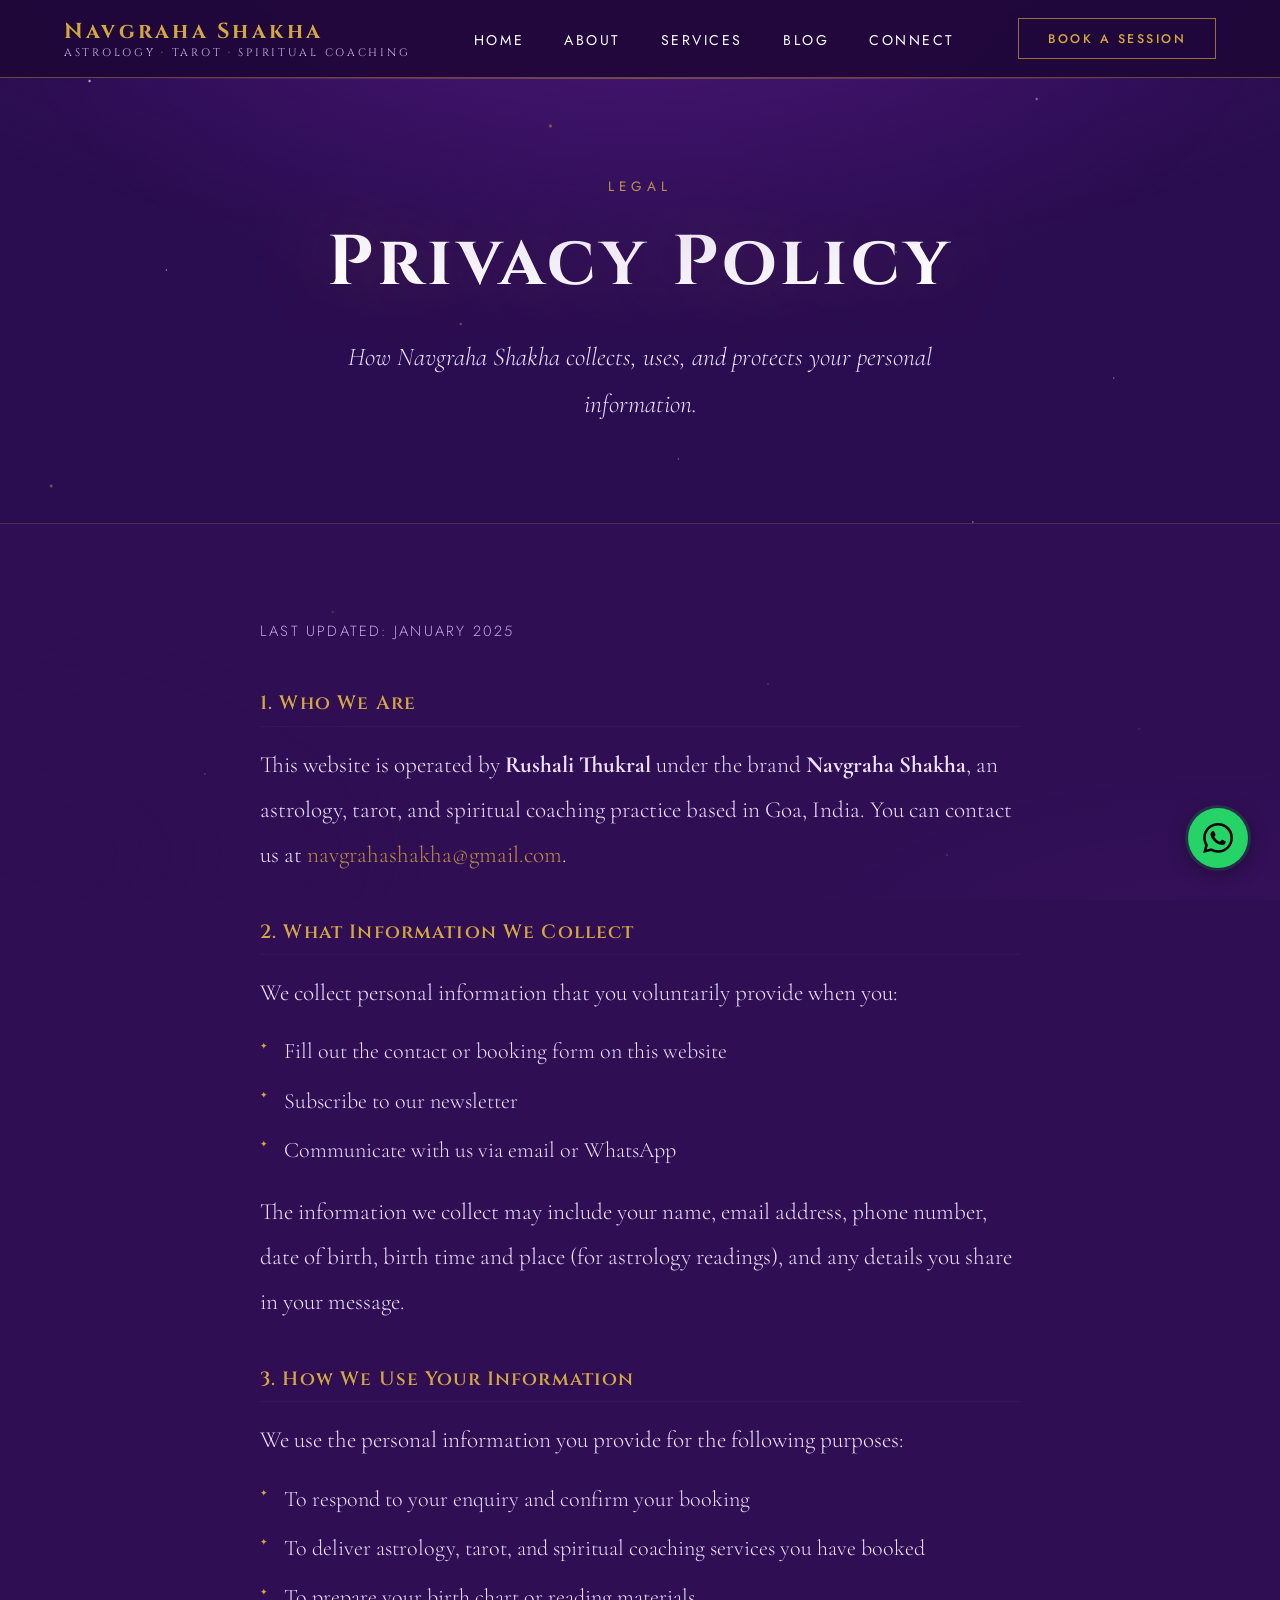
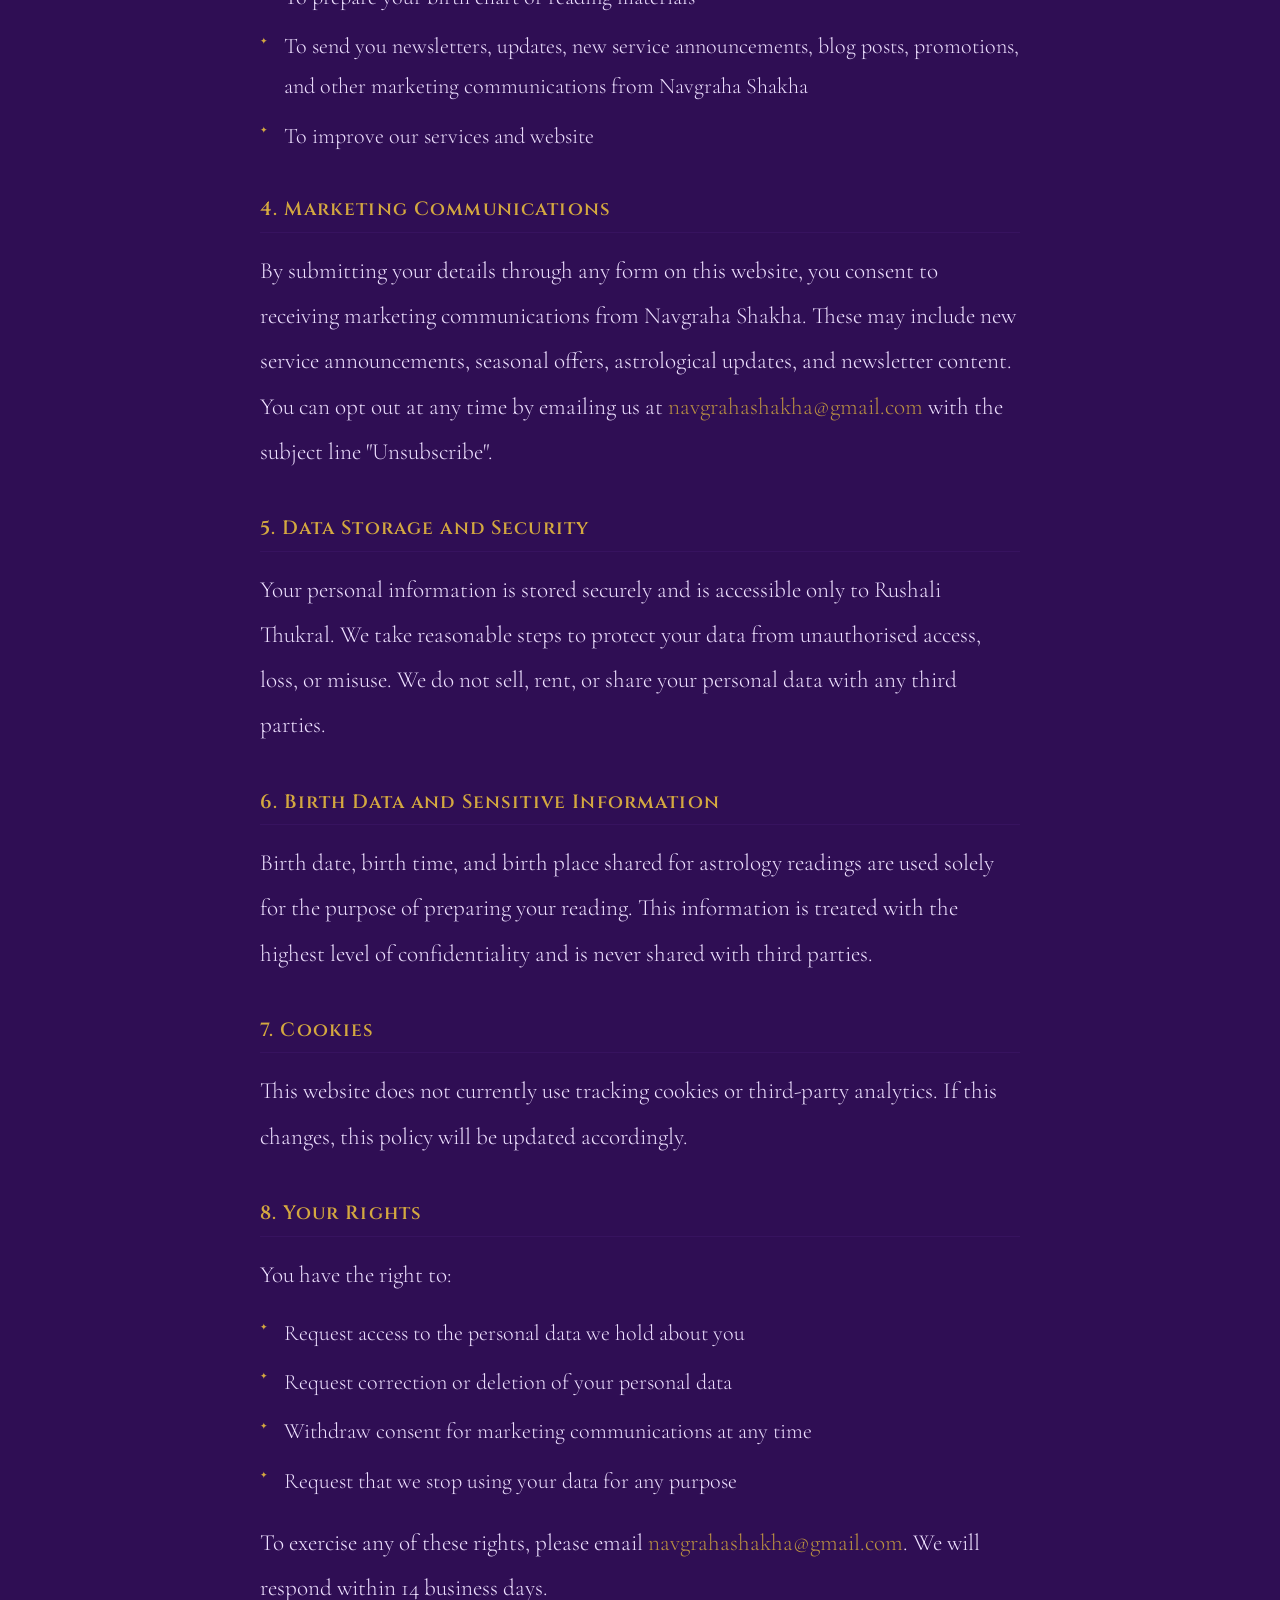
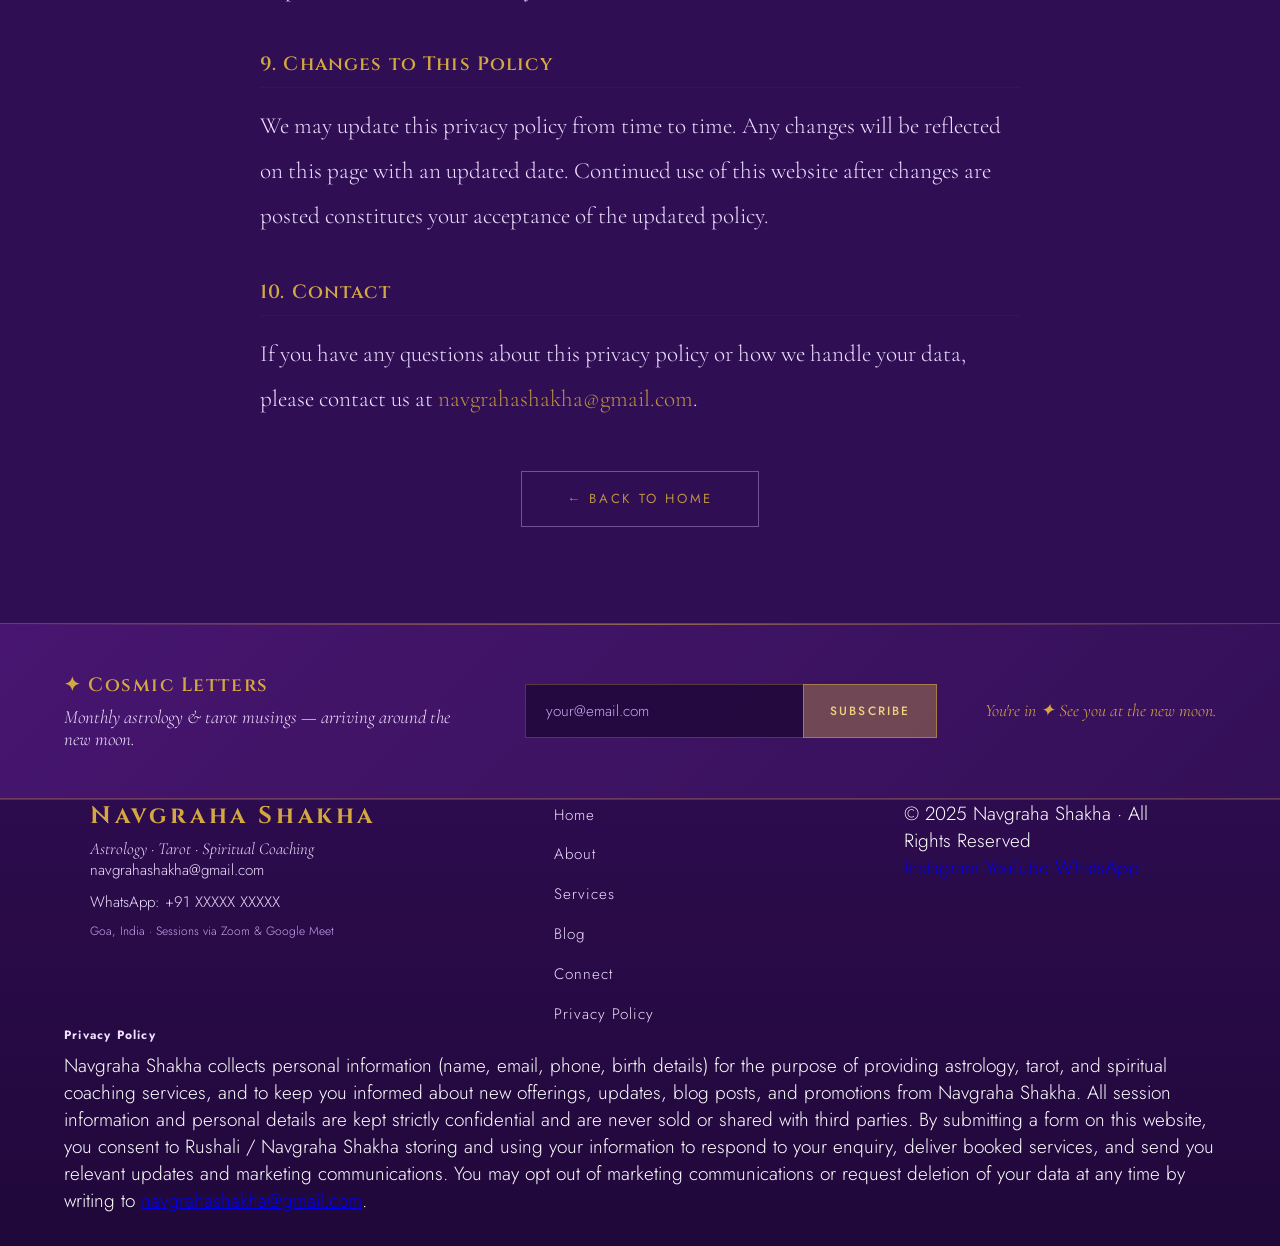
<file: privacy.html>
<!DOCTYPE html>
<html lang="en">
<head>
<!-- Google Tag Manager -->
<script>(function(w,d,s,l,i){w[l]=w[l]||[];w[l].push({'gtm.start':
new Date().getTime(),event:'gtm.js'});var f=d.getElementsByTagName(s)[0],
j=d.createElement(s),dl=l!='dataLayer'?'&l='+l:'';j.async=true;j.src=
'https://www.googletagmanager.com/gtm.js?id='+i+dl;f.parentNode.insertBefore(j,f);
})(window,document,'script','dataLayer','GTM-KJWRKG2K');</script>
<!-- End Google Tag Manager -->
<meta charset="UTF-8">
<meta name="viewport" content="width=device-width, initial-scale=1.0">
<title>Privacy Policy — Navgraha Shakha</title>
<link rel="stylesheet" href="style.css">
<style>
.privacy-body {
  max-width: 760px; margin: 0 auto;
}
.privacy-body h2 {
  font-family: 'Cinzel', serif; font-size: 1.2rem; font-weight: 600;
  letter-spacing: 0.06em; color: var(--gold); margin: 2.5rem 0 1rem;
  padding-bottom: 0.6rem; border-bottom: 1px solid rgba(107,47,160,0.15);
}
.privacy-body p {
  font-family: 'Cormorant Garamond', serif; font-size: 1.45rem;
  line-height: 1.95; color: var(--ink-dim); margin-bottom: 1rem;
}
.privacy-body ul {
  list-style: none; display: flex; flex-direction: column; gap: 0.6rem;
  margin-bottom: 1.2rem; padding-left: 0;
}
.privacy-body ul li {
  font-family: 'Cormorant Garamond', serif; font-size: 1.38rem;
  line-height: 1.8; color: var(--ink-dim); padding-left: 1.5rem; position: relative;
}
.privacy-body ul li::before { content: '✦'; position: absolute; left: 0; color: var(--gold); font-size: 0.55rem; top: 0.4rem; }
.privacy-body a { color: rgba(212,168,64,0.85); text-decoration: none; }
.privacy-body a:hover { color: var(--gold); text-decoration: underline; }
.privacy-date {
  font-size: 0.92rem; letter-spacing: 0.15em; text-transform: uppercase;
  color: var(--ink-faint); margin-bottom: 3rem; display: block;
}
</style>
</head>
<body>
<!-- Google Tag Manager (noscript) -->
<noscript><iframe src="https://www.googletagmanager.com/ns.html?id=GTM-KJWRKG2K"
height="0" width="0" style="display:none;visibility:hidden"></iframe></noscript>
<!-- End Google Tag Manager (noscript) -->
<script src="common.js"></script>
<script>document.write(getNav(''));</script>

<div class="page-hero">
  <div class="page-eyebrow">Legal</div>
  <h1 class="page-title">Privacy Policy</h1>
  <p class="page-subtitle">How Navgraha Shakha collects, uses, and protects your personal information.</p>
</div>

<section style="background:rgba(52,16,88,0.5);padding:6rem 2rem;position:relative;z-index:1;">
  <div class="privacy-body">
    <span class="privacy-date">Last updated: January 2025</span>

    <h2>1. Who We Are</h2>
    <p>This website is operated by <strong>Rushali Thukral</strong> under the brand <strong>Navgraha Shakha</strong>, an astrology, tarot, and spiritual coaching practice based in Goa, India. You can contact us at <a href="mailto:navgrahashakha@gmail.com">navgrahashakha@gmail.com</a>.</p>

    <h2>2. What Information We Collect</h2>
    <p>We collect personal information that you voluntarily provide when you:</p>
    <ul>
      <li>Fill out the contact or booking form on this website</li>
      <li>Subscribe to our newsletter</li>
      <li>Communicate with us via email or WhatsApp</li>
    </ul>
    <p>The information we collect may include your name, email address, phone number, date of birth, birth time and place (for astrology readings), and any details you share in your message.</p>

    <h2>3. How We Use Your Information</h2>
    <p>We use the personal information you provide for the following purposes:</p>
    <ul>
      <li>To respond to your enquiry and confirm your booking</li>
      <li>To deliver astrology, tarot, and spiritual coaching services you have booked</li>
      <li>To prepare your birth chart or reading materials</li>
      <li>To send you newsletters, updates, new service announcements, blog posts, promotions, and other marketing communications from Navgraha Shakha</li>
      <li>To improve our services and website</li>
    </ul>

    <h2>4. Marketing Communications</h2>
    <p>By submitting your details through any form on this website, you consent to receiving marketing communications from Navgraha Shakha. These may include new service announcements, seasonal offers, astrological updates, and newsletter content. You can opt out at any time by emailing us at <a href="mailto:navgrahashakha@gmail.com">navgrahashakha@gmail.com</a> with the subject line "Unsubscribe".</p>

    <h2>5. Data Storage and Security</h2>
    <p>Your personal information is stored securely and is accessible only to Rushali Thukral. We take reasonable steps to protect your data from unauthorised access, loss, or misuse. We do not sell, rent, or share your personal data with any third parties.</p>

    <h2>6. Birth Data and Sensitive Information</h2>
    <p>Birth date, birth time, and birth place shared for astrology readings are used solely for the purpose of preparing your reading. This information is treated with the highest level of confidentiality and is never shared with third parties.</p>

    <h2>7. Cookies</h2>
    <p>This website does not currently use tracking cookies or third-party analytics. If this changes, this policy will be updated accordingly.</p>

    <h2>8. Your Rights</h2>
    <p>You have the right to:</p>
    <ul>
      <li>Request access to the personal data we hold about you</li>
      <li>Request correction or deletion of your personal data</li>
      <li>Withdraw consent for marketing communications at any time</li>
      <li>Request that we stop using your data for any purpose</li>
    </ul>
    <p>To exercise any of these rights, please email <a href="mailto:navgrahashakha@gmail.com">navgrahashakha@gmail.com</a>. We will respond within 14 business days.</p>

    <h2>9. Changes to This Policy</h2>
    <p>We may update this privacy policy from time to time. Any changes will be reflected on this page with an updated date. Continued use of this website after changes are posted constitutes your acceptance of the updated policy.</p>

    <h2>10. Contact</h2>
    <p>If you have any questions about this privacy policy or how we handle your data, please contact us at <a href="mailto:navgrahashakha@gmail.com">navgrahashakha@gmail.com</a>.</p>

    <div style="margin-top:3rem;text-align:center;">
      <a href="index.html" class="btn-secondary">← Back to Home</a>
    </div>
  </div>
</section>

<script>document.write(getNewsletterBar() + getFooter() + getWhatsApp());</script>
</body>
</html>
</file>
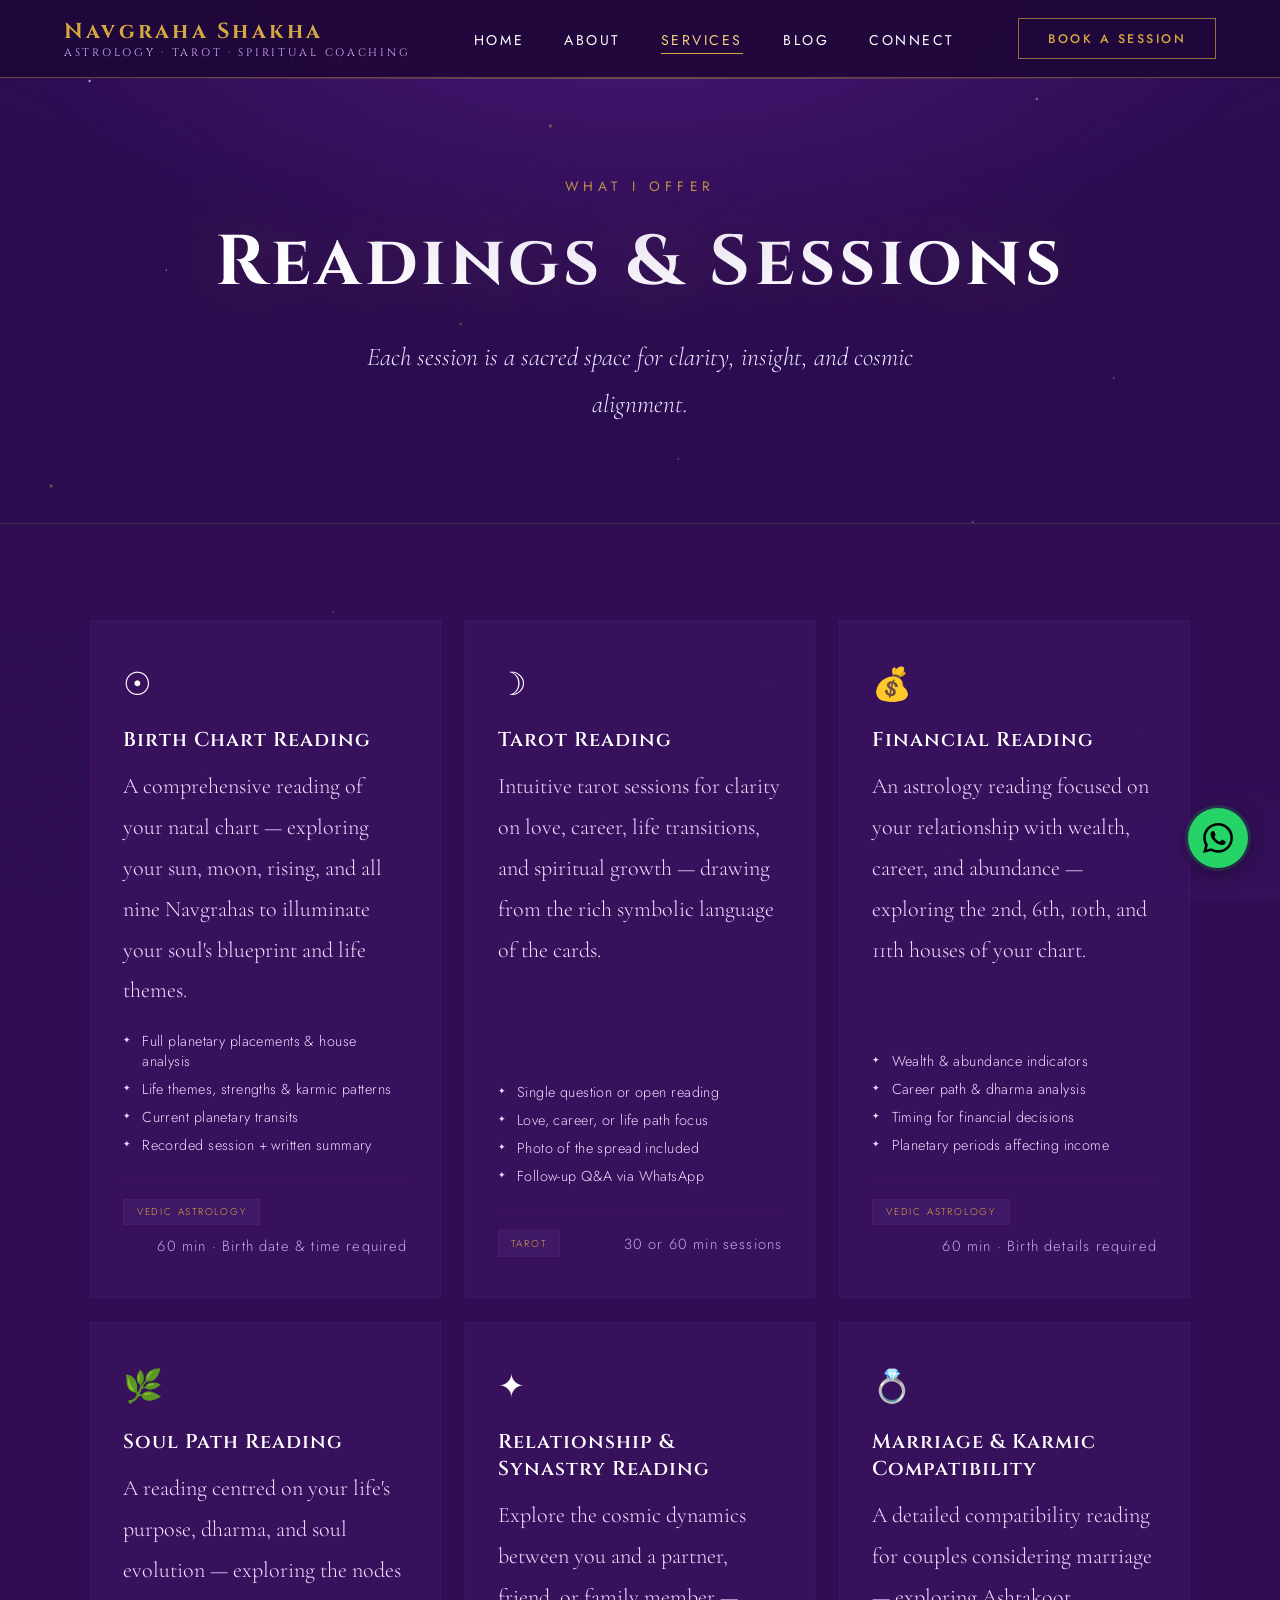
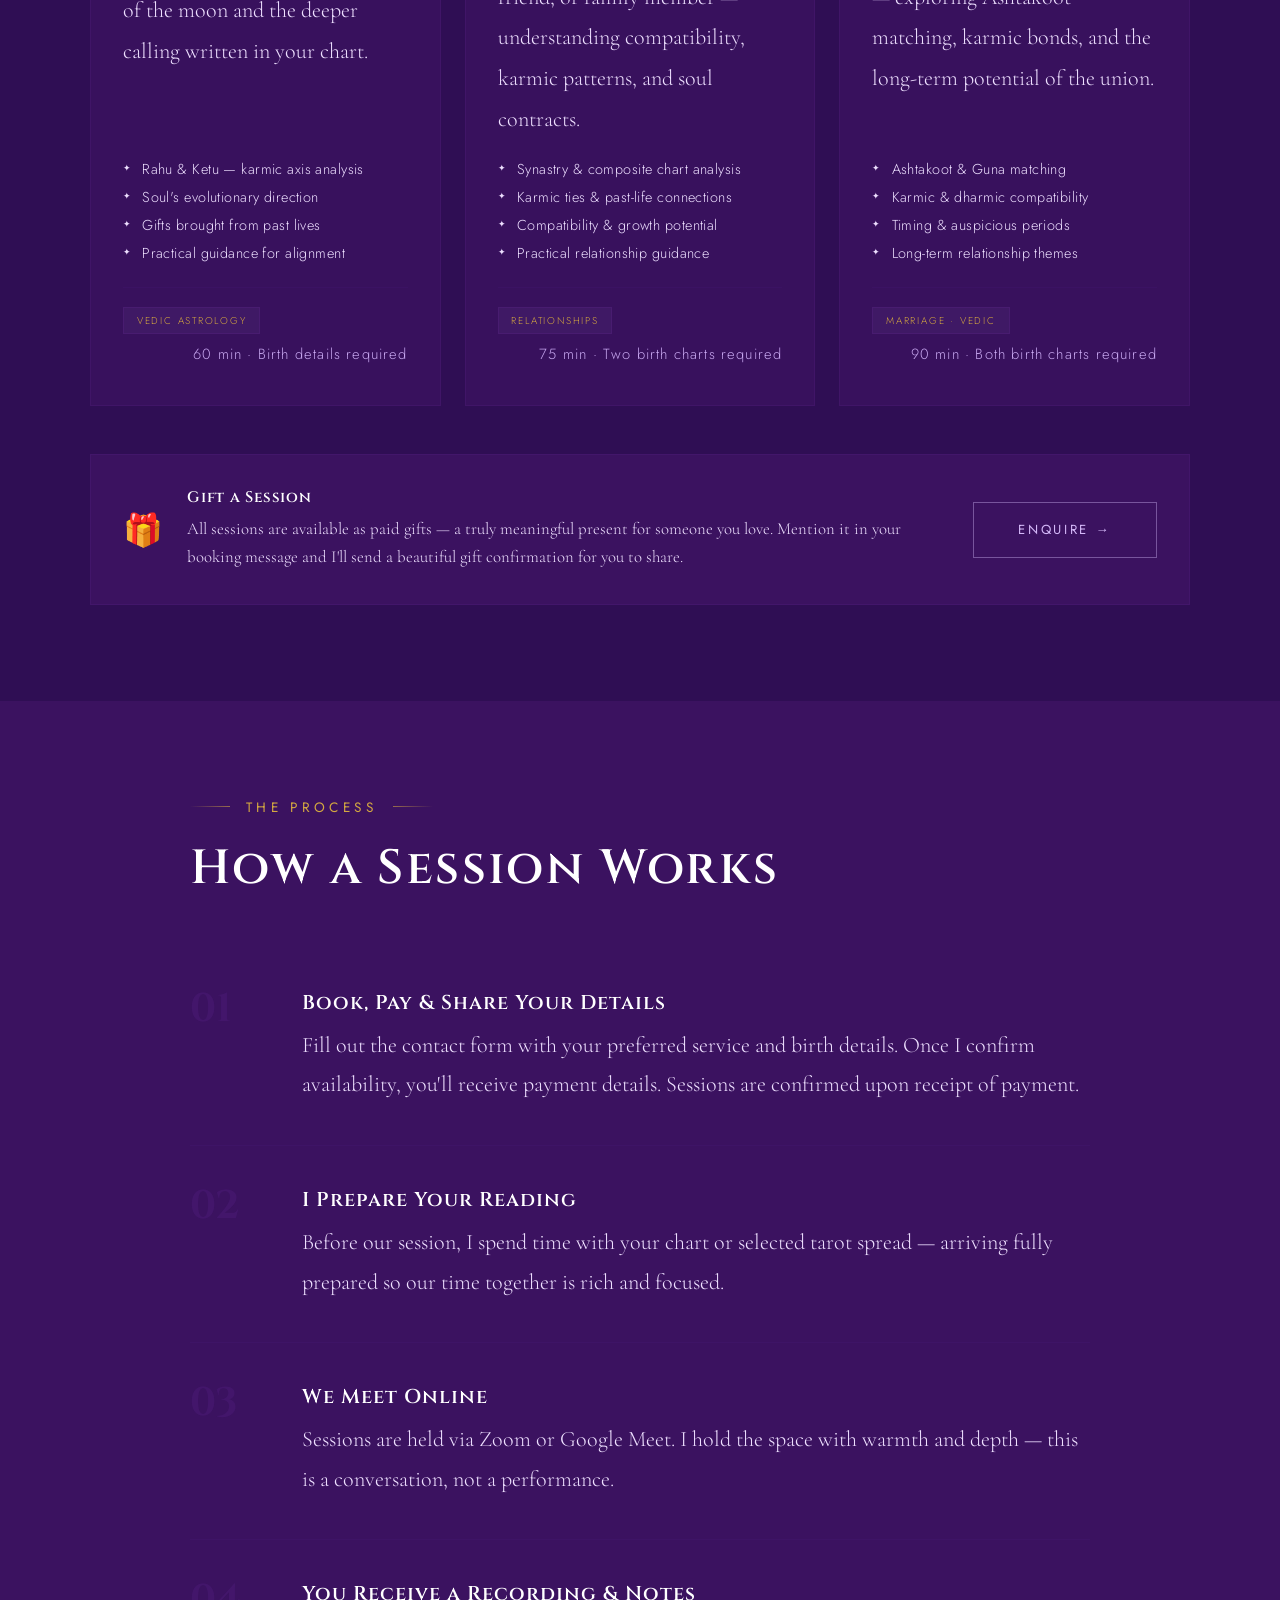
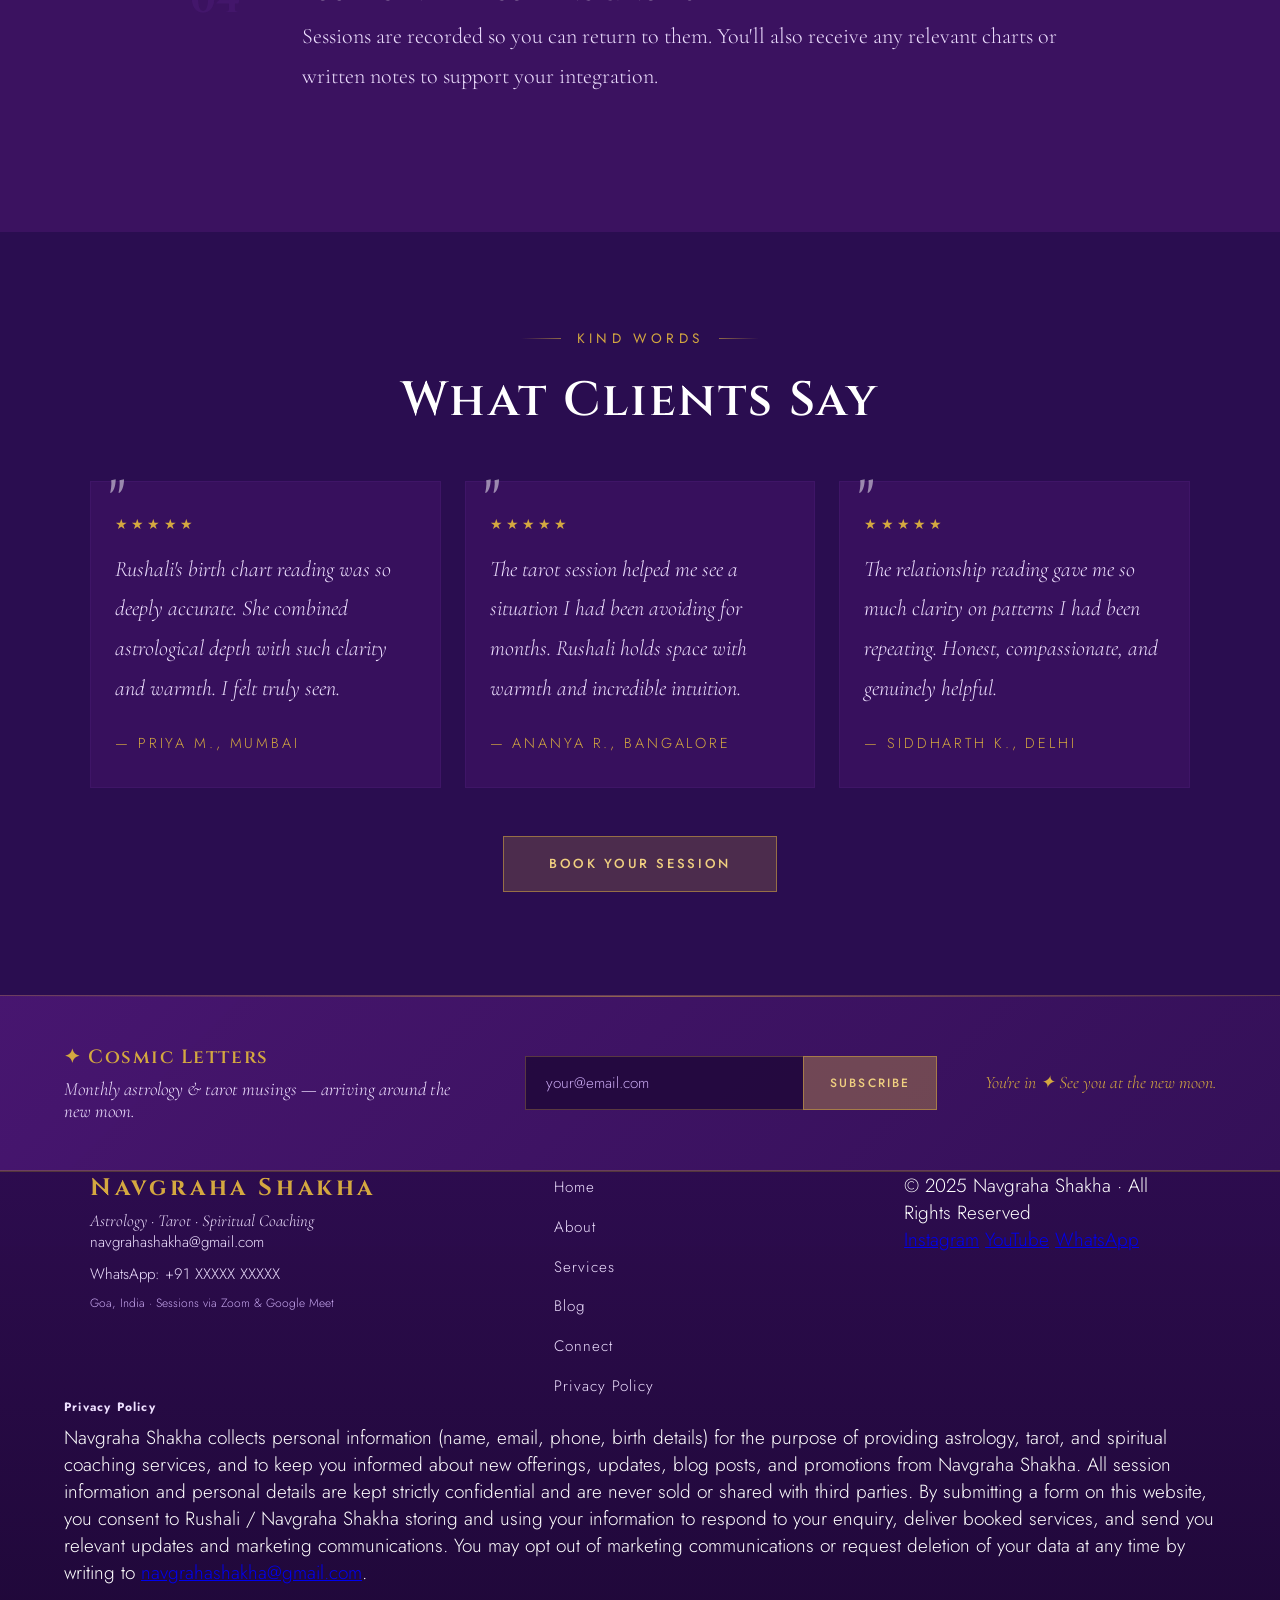
<file: services.html>
<!DOCTYPE html>
<html lang="en">
<head>
<!-- Google Tag Manager -->
<script>(function(w,d,s,l,i){w[l]=w[l]||[];w[l].push({'gtm.start':
new Date().getTime(),event:'gtm.js'});var f=d.getElementsByTagName(s)[0],
j=d.createElement(s),dl=l!='dataLayer'?'&l='+l:'';j.async=true;j.src=
'https://www.googletagmanager.com/gtm.js?id='+i+dl;f.parentNode.insertBefore(j,f);
})(window,document,'script','dataLayer','GTM-KJWRKG2K');</script>
<!-- End Google Tag Manager -->
<meta charset="UTF-8">
<meta name="viewport" content="width=device-width, initial-scale=1.0">
<title>Services — Navgraha Shakha</title>
<meta name="description" content="Birth chart readings, tarot sessions, relationship readings, financial readings and spiritual coaching with Rushali.">
<link rel="stylesheet" href="style.css">
<style>
.services-grid {
  max-width: 1100px; margin: 0 auto;
  display: grid; grid-template-columns: repeat(3, 1fr); gap: 1.5rem;
}
.service-card {
  background: rgba(58,18,96,0.85); border: 1px solid rgba(107,47,160,0.15);
  padding: 2.5rem 2rem; transition: all 0.3s;
  box-shadow: none;
  display: flex; flex-direction: column;
}
.service-card:hover { border-color: rgba(107,47,160,0.25); transform: translateY(-3px); box-shadow: none; }
.service-icon { font-size: 2rem; margin-bottom: 1.2rem; display: block; }
.service-name {
  font-family: 'Cinzel', serif; font-size: 1.25rem; font-weight: 600;
  letter-spacing: 0.05em; color: var(--ink); margin-bottom: 0.8rem;
}
.service-desc {
  font-family: 'Cormorant Garamond', serif; font-size: 1.38rem;
  line-height: 1.85; color: var(--ink-dim); margin-bottom: 1.2rem; flex: 1;
}
.service-includes {
  list-style: none; display: flex; flex-direction: column; gap: 0.5rem; margin-bottom: 1.5rem;
}
.service-includes li {
  font-size: 0.9rem; color: var(--ink-dim); padding-left: 1.2rem;
  position: relative; letter-spacing: 0.03em;
}
.service-includes li::before { content: '✦'; position: absolute; left: 0; color: var(--lavender-soft); font-size: 0.55rem; top: 0.2rem; }
.service-meta {
  display: flex; flex-wrap: wrap; gap: 0.6rem; align-items: center;
  padding-top: 1.2rem; border-top: 1px solid rgba(107,47,160,0.08); margin-top: auto;
}
.service-tag {
  font-size: 0.62rem; letter-spacing: 0.18em; text-transform: uppercase;
  padding: 0.3rem 0.8rem; border: 1px solid rgba(107,47,160,0.2); color: var(--gold);
  background: rgba(196,176,232,0.05);
}
.service-duration { font-size: 0.92rem; letter-spacing: 0.08em; color: var(--ink-faint); margin-left: auto; }

.how-section { background: var(--surface); padding: 6rem 2rem; position: relative; z-index: 1; }
.how-steps { max-width: 900px; margin: 3rem auto 0; display: flex; flex-direction: column; }
.how-step {
  display: grid; grid-template-columns: 80px 1fr; gap: 2rem;
  padding: 2.5rem 0; border-bottom: 1px solid rgba(107,47,160,0.08); align-items: start;
}
.how-step:last-child { border-bottom: none; }
.step-num {
  font-family: 'Cinzel', serif; font-size: 2.5rem; font-weight: 700;
  color: rgba(107,47,160,0.18); line-height: 1;
}
.step-content h3 {
  font-family: 'Cinzel', serif; font-size: 1.25rem; font-weight: 600;
  letter-spacing: 0.05em; color: var(--ink); margin-bottom: 0.6rem;
}
.step-content p { font-family: 'Cormorant Garamond', serif; font-size: 1.38rem; line-height: 1.8; color: var(--ink-dim); }

.testimonials-section { padding: 6rem 2rem; position: relative; z-index: 1; }
.testimonials-grid {
  max-width: 1100px; margin: 3rem auto 0;
  display: grid; grid-template-columns: repeat(3, 1fr); gap: 1.5rem;
}
.testimonial-card {
  background: rgba(58,18,96,0.85); border: 1px solid rgba(107,47,160,0.15);
  padding: 2rem 1.5rem; position: relative;
  box-shadow: none;
}
.testimonial-card::before {
  content: '"'; font-family: 'Cinzel', serif; font-size: 4rem;
  color: var(--lavender-faint); opacity: 0.5;
  position: absolute; top: -0.5rem; left: 1rem; line-height: 1;
}
.stars { color: var(--gold); font-size: 0.9rem; letter-spacing: 0.2rem; margin-bottom: 1rem; display: block; }
.testimonial-text {
  font-family: 'Cormorant Garamond', serif; font-size: 1.38rem; font-style: italic;
  line-height: 1.8; color: var(--ink-dim); margin-bottom: 1.2rem;
}
.testimonial-author { font-size: 0.9rem; letter-spacing: 0.2em; text-transform: uppercase; color: var(--gold); }

@media(max-width:900px){
  .services-grid { grid-template-columns: 1fr; }
  .testimonials-grid { grid-template-columns: 1fr; }
  .how-step { grid-template-columns: 60px 1fr; gap: 1.2rem; }
}
</style>
</head>
<body>
<!-- Google Tag Manager (noscript) -->
<noscript><iframe src="https://www.googletagmanager.com/ns.html?id=GTM-KJWRKG2K"
height="0" width="0" style="display:none;visibility:hidden"></iframe></noscript>
<!-- End Google Tag Manager (noscript) -->
<script src="common.js"></script>
<script>document.write(getNav('Services'));</script>

<div class="page-hero">
  <div class="page-eyebrow">What I Offer</div>
  <h1 class="page-title">Readings &amp; Sessions</h1>
  <p class="page-subtitle">Each session is a sacred space for clarity, insight, and cosmic alignment.</p>
</div>

<section style="background:rgba(52,16,88,0.5);padding:6rem 2rem;position:relative;z-index:1;">
  <div class="services-grid">
    <div class="service-card fade-in">
      <span class="service-icon">☉</span>
      <div class="service-name">Birth Chart Reading</div>
      <p class="service-desc">A comprehensive reading of your natal chart — exploring your sun, moon, rising, and all nine Navgrahas to illuminate your soul's blueprint and life themes.</p>
      <ul class="service-includes">
        <li>Full planetary placements &amp; house analysis</li>
        <li>Life themes, strengths &amp; karmic patterns</li>
        <li>Current planetary transits</li>
        <li>Recorded session + written summary</li>
      </ul>
      <div class="service-meta">
        <span class="service-tag">Vedic Astrology</span>
        <span class="service-duration">60 min · Birth date &amp; time required</span>
      </div>
    </div>
    <div class="service-card fade-in">
      <span class="service-icon">☽</span>
      <div class="service-name">Tarot Reading</div>
      <p class="service-desc">Intuitive tarot sessions for clarity on love, career, life transitions, and spiritual growth — drawing from the rich symbolic language of the cards.</p>
      <ul class="service-includes">
        <li>Single question or open reading</li>
        <li>Love, career, or life path focus</li>
        <li>Photo of the spread included</li>
        <li>Follow-up Q&amp;A via WhatsApp</li>
      </ul>
      <div class="service-meta">
        <span class="service-tag">Tarot</span>
        <span class="service-duration">30 or 60 min sessions</span>
      </div>
    </div>
    <div class="service-card fade-in">
      <span class="service-icon">💰</span>
      <div class="service-name">Financial Reading</div>
      <p class="service-desc">An astrology reading focused on your relationship with wealth, career, and abundance — exploring the 2nd, 6th, 10th, and 11th houses of your chart.</p>
      <ul class="service-includes">
        <li>Wealth &amp; abundance indicators</li>
        <li>Career path &amp; dharma analysis</li>
        <li>Timing for financial decisions</li>
        <li>Planetary periods affecting income</li>
      </ul>
      <div class="service-meta">
        <span class="service-tag">Vedic Astrology</span>
        <span class="service-duration">60 min · Birth details required</span>
      </div>
    </div>
    <div class="service-card fade-in">
      <span class="service-icon">🌿</span>
      <div class="service-name">Soul Path Reading</div>
      <p class="service-desc">A reading centred on your life's purpose, dharma, and soul evolution — exploring the nodes of the moon and the deeper calling written in your chart.</p>
      <ul class="service-includes">
        <li>Rahu &amp; Ketu — karmic axis analysis</li>
        <li>Soul's evolutionary direction</li>
        <li>Gifts brought from past lives</li>
        <li>Practical guidance for alignment</li>
      </ul>
      <div class="service-meta">
        <span class="service-tag">Vedic Astrology</span>
        <span class="service-duration">60 min · Birth details required</span>
      </div>
    </div>
    <div class="service-card fade-in">
      <span class="service-icon">✦</span>
      <div class="service-name">Relationship &amp; Synastry Reading</div>
      <p class="service-desc">Explore the cosmic dynamics between you and a partner, friend, or family member — understanding compatibility, karmic patterns, and soul contracts.</p>
      <ul class="service-includes">
        <li>Synastry &amp; composite chart analysis</li>
        <li>Karmic ties &amp; past-life connections</li>
        <li>Compatibility &amp; growth potential</li>
        <li>Practical relationship guidance</li>
      </ul>
      <div class="service-meta">
        <span class="service-tag">Relationships</span>
        <span class="service-duration">75 min · Two birth charts required</span>
      </div>
    </div>
    <div class="service-card fade-in">
      <span class="service-icon">💍</span>
      <div class="service-name">Marriage &amp; Karmic Compatibility</div>
      <p class="service-desc">A detailed compatibility reading for couples considering marriage — exploring Ashtakoot matching, karmic bonds, and the long-term potential of the union.</p>
      <ul class="service-includes">
        <li>Ashtakoot &amp; Guna matching</li>
        <li>Karmic &amp; dharmic compatibility</li>
        <li>Timing &amp; auspicious periods</li>
        <li>Long-term relationship themes</li>
      </ul>
      <div class="service-meta">
        <span class="service-tag">Marriage · Vedic</span>
        <span class="service-duration">90 min · Both birth charts required</span>
      </div>
    </div>
  </div>

  <!-- Gift sessions note -->
  <div style="max-width:1100px;margin:3rem auto 0;padding:2rem;background:var(--surface);border:1px solid rgba(107,47,160,0.15);display:flex;align-items:center;gap:1.5rem;">
    <span style="font-size:2rem;flex-shrink:0;">🎁</span>
    <div>
      <div style="font-family:'Cinzel',serif;font-size:0.95rem;font-weight:600;letter-spacing:0.05em;color:var(--ink);margin-bottom:0.4rem;">Gift a Session</div>
      <p style="font-family:'Cormorant Garamond',serif;font-size:1.05rem;line-height:1.7;color:var(--ink-dim);">All sessions are available as paid gifts — a truly meaningful present for someone you love. Mention it in your booking message and I'll send a beautiful gift confirmation for you to share.</p>
    </div>
    <a href="contact.html" class="btn-secondary" style="flex-shrink:0;">Enquire →</a>
  </div>
</section>

<div class="how-section">
  <div style="max-width:900px;margin:0 auto;">
    <div class="section-eyebrow">The Process</div>
    <h2 class="section-title">How a Session Works</h2>
  </div>
  <div class="how-steps">
    <div class="how-step fade-in">
      <div class="step-num">01</div>
      <div class="step-content">
        <h3>Book, Pay &amp; Share Your Details</h3>
        <p>Fill out the contact form with your preferred service and birth details. Once I confirm availability, you'll receive payment details. Sessions are confirmed upon receipt of payment.</p>
      </div>
    </div>
    <div class="how-step fade-in">
      <div class="step-num">02</div>
      <div class="step-content">
        <h3>I Prepare Your Reading</h3>
        <p>Before our session, I spend time with your chart or selected tarot spread — arriving fully prepared so our time together is rich and focused.</p>
      </div>
    </div>
    <div class="how-step fade-in">
      <div class="step-num">03</div>
      <div class="step-content">
        <h3>We Meet Online</h3>
        <p>Sessions are held via Zoom or Google Meet. I hold the space with warmth and depth — this is a conversation, not a performance.</p>
      </div>
    </div>
    <div class="how-step fade-in">
      <div class="step-num">04</div>
      <div class="step-content">
        <h3>You Receive a Recording &amp; Notes</h3>
        <p>Sessions are recorded so you can return to them. You'll also receive any relevant charts or written notes to support your integration.</p>
      </div>
    </div>
  </div>
</div>

<div class="testimonials-section">
  <div style="max-width:1100px;margin:0 auto;text-align:center;">
    <div class="section-eyebrow" style="justify-content:center;">Kind Words</div>
    <h2 class="section-title" style="text-align:center;">What Clients Say</h2>
  </div>
  <div class="testimonials-grid">
    <div class="testimonial-card fade-in">
      <span class="stars">★★★★★</span>
      <p class="testimonial-text">Rushali's birth chart reading was so deeply accurate. She combined astrological depth with such clarity and warmth. I felt truly seen.</p>
      <span class="testimonial-author">— Priya M., Mumbai</span>
    </div>
    <div class="testimonial-card fade-in">
      <span class="stars">★★★★★</span>
      <p class="testimonial-text">The tarot session helped me see a situation I had been avoiding for months. Rushali holds space with warmth and incredible intuition.</p>
      <span class="testimonial-author">— Ananya R., Bangalore</span>
    </div>
    <div class="testimonial-card fade-in">
      <span class="stars">★★★★★</span>
      <p class="testimonial-text">The relationship reading gave me so much clarity on patterns I had been repeating. Honest, compassionate, and genuinely helpful.</p>
      <span class="testimonial-author">— Siddharth K., Delhi</span>
    </div>
  </div>
  <div style="text-align:center;margin-top:3rem;">
    <a href="contact.html" class="btn-primary">Book Your Session</a>
  </div>
</div>

<script>document.write(getNewsletterBar() + getFooter() + getWhatsApp());</script>
</body>
</html>
</file>
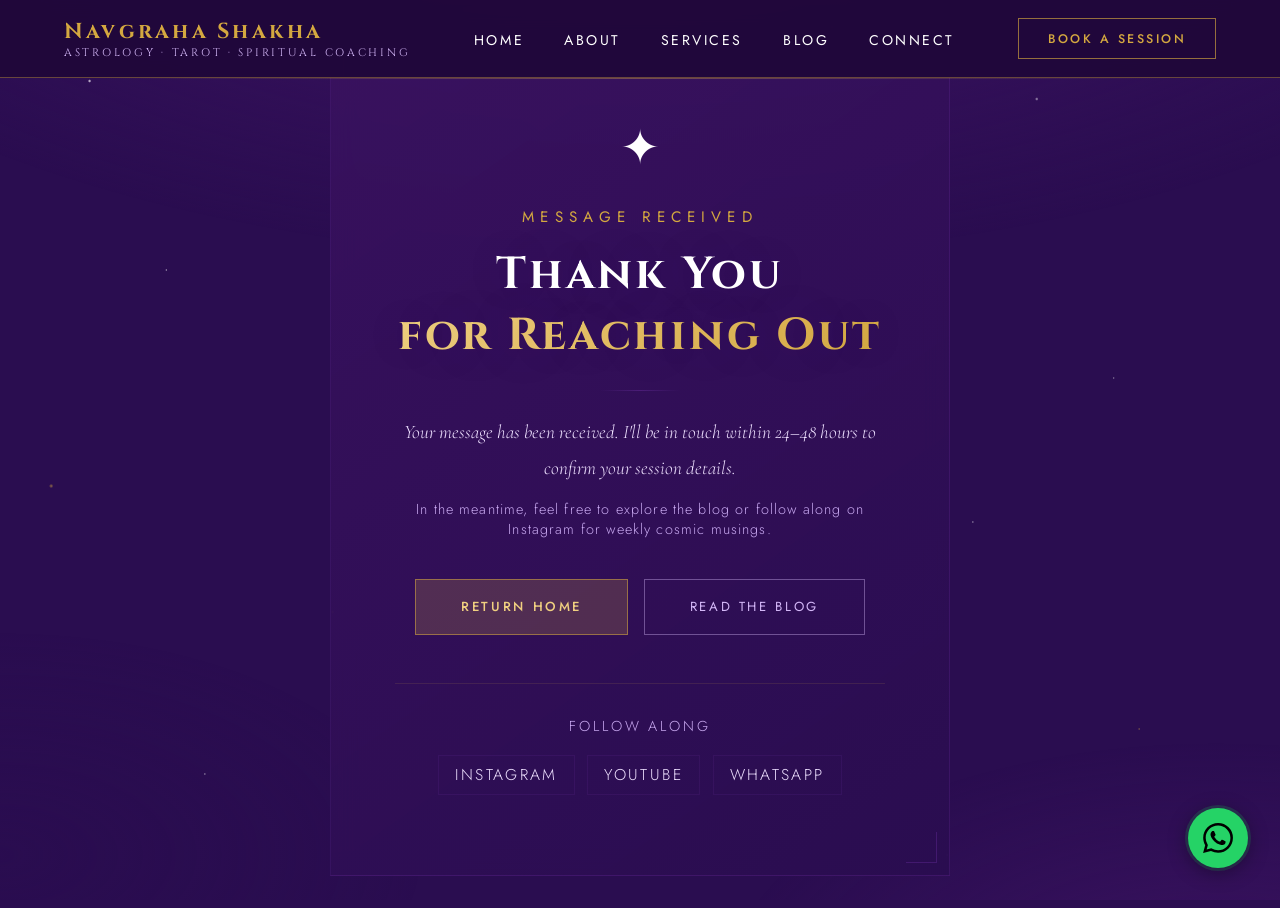
<file: thankyou.html>
<!DOCTYPE html>
<html lang="en">
<head>
<meta charset="UTF-8">
<meta name="viewport" content="width=device-width, initial-scale=1.0">
<title>Thank You — Navgraha Shakha</title>
<meta name="robots" content="noindex">
<link rel="stylesheet" href="style.css">
<style>
.thankyou-wrap {
  min-height: 100vh;
  display: flex;
  align-items: center;
  justify-content: center;
  padding: 2rem;
  position: relative;
  z-index: 1;
}
.thankyou-card {
  max-width: 620px;
  width: 100%;
  text-align: center;
  padding: 5rem 4rem;
  background: linear-gradient(145deg, rgba(58,18,96,0.85), rgba(42,13,80,0.9));
  border: 1px solid rgba(107,47,160,0.2);
  position: relative;
  backdrop-filter: blur(12px);
}
/* Corner ornaments */
.thankyou-card::before {
  content: '';
  position: absolute; top: 12px; left: 12px;
  width: 30px; height: 30px;
  border-top: 1px solid rgba(107,47,160,0.38);
  border-left: 1px solid rgba(107,47,160,0.38);
}
.thankyou-card::after {
  content: '';
  position: absolute; bottom: 12px; right: 12px;
  width: 30px; height: 30px;
  border-bottom: 1px solid rgba(107,47,160,0.38);
  border-right: 1px solid rgba(107,47,160,0.38);
}
.thankyou-symbol {
  font-size: 3rem;
  display: block;
  margin-bottom: 1.5rem;
  animation: floatSymbol 4s ease-in-out infinite;
}
@keyframes floatSymbol {
  0%, 100% { transform: translateY(0); }
  50% { transform: translateY(-8px); }
}
.thankyou-divider {
  width: 80px; height: 1px;
  background: linear-gradient(90deg, transparent, rgba(107,47,160,0.45), transparent);
  margin: 1.5rem auto;
}
.thankyou-eyebrow {
  font-size: 0.95rem; font-weight: 400; letter-spacing: 0.4em;
  text-transform: uppercase; color: var(--gold);
  margin-bottom: 1rem; display: block;
}
.thankyou-title {
  font-family: 'Cinzel', serif;
  font-size: clamp(1.8rem, 5vw, 2.8rem);
  font-weight: 700; letter-spacing: 0.06em;
  color: var(--ink); margin-bottom: 1.2rem;
  text-shadow: 0 0 60px rgba(107,47,160,0.15);
}
.thankyou-title span {
  display: block;
  background: linear-gradient(135deg, var(--gold-light), var(--gold));
  -webkit-background-clip: text;
  -webkit-text-fill-color: transparent;
  background-clip: text;
}
.thankyou-text {
  font-family: 'Cormorant Garamond', serif;
  font-size: 1.2rem; font-style: italic;
  color: var(--ink-dim); line-height: 1.85;
  margin-bottom: 0.8rem;
}
.thankyou-note {
  font-size: 0.9rem; letter-spacing: 0.08em;
  color: var(--ink-faint); margin-bottom: 2.5rem;
}
.thankyou-actions {
  display: flex; gap: 1rem; justify-content: center; flex-wrap: wrap;
}
.thankyou-social {
  margin-top: 3rem;
  padding-top: 2rem;
  border-top: 1px solid rgba(212,168,64,0.12);
}
.thankyou-social p {
  font-size: 0.9rem; letter-spacing: 0.2em; text-transform: uppercase;
  color: var(--ink-faint); margin-bottom: 1.2rem;
}
.social-mini {
  display: flex; gap: 0.8rem; justify-content: center;
}
.social-mini a {
  font-size: 0.98rem; letter-spacing: 0.15em; text-transform: uppercase;
  padding: 0.45rem 1rem; border: 1px solid rgba(107,47,160,0.15);
  color: var(--ink-dim); text-decoration: none; transition: all 0.3s;
}
.social-mini a:hover { border-color: rgba(107,47,160,0.38); color: var(--gold); }

@media (max-width: 600px) {
  .thankyou-card { padding: 3.5rem 2rem; }
}
</style>
</head>
<body>
<script src="common.js"></script>
<script>document.write(getNav(''));</script>

<div class="thankyou-wrap">
  <div class="thankyou-card">
    <span class="thankyou-symbol">✦</span>
    <span class="thankyou-eyebrow">Message Received</span>
    <h1 class="thankyou-title">
      Thank You<br>
      <span>for Reaching Out</span>
    </h1>
    <div class="thankyou-divider"></div>
    <p class="thankyou-text">
      Your message has been received. I'll be in touch within 24–48 hours to confirm your session details.
    </p>
    <p class="thankyou-note">
      In the meantime, feel free to explore the blog or follow along on Instagram for weekly cosmic musings.
    </p>
    <div class="thankyou-actions">
      <a href="index.html" class="btn-primary">Return Home</a>
      <a href="blog.html" class="btn-secondary">Read the Blog</a>
    </div>
    <div class="thankyou-social">
      <p>Follow Along</p>
      <div class="social-mini">
        <a href="https://instagram.com/navgrahashakha" target="_blank">Instagram</a>
        <a href="https://youtube.com/@navgrahashakha" target="_blank">YouTube</a>
        <a href="https://wa.me/91XXXXXXXXXX" target="_blank">WhatsApp</a>
      </div>
    </div>
  </div>
</div>

<script>document.write(getWhatsApp());</script>
</body>
</html>
</file>
<file: style.css>
@import url('https://fonts.googleapis.com/css2?family=Cinzel:wght@400;600;700&family=Cormorant+Garamond:ital,wght@0,300;0,400;0,600;1,300;1,400;1,600&family=Jost:wght@300;400;500&display=swap');

:root {
  --gold: #D4A840;
  --gold-light: #F0D080;
  --gold-dim: #A07820;
  --deep: #2A0D50;
  --surface: #3B1260;
  --surface2: #4A1870;
  --surface3: #5A1E90;
  --card: rgba(72,24,112,0.75);
  --card-hover: rgba(88,32,130,0.88);
  --lavender: #F0E6FF;
  --lavender-mid: #D4B8F8;
  --lavender-dim: #A880E0;
  --ink: #FFFFFF;
  --ink-dim: #EEE0FF;
  --ink-faint: #C8A8F0;
}

* { margin: 0; padding: 0; box-sizing: border-box; }
html { scroll-behavior: smooth; }

body {
  background: var(--deep);
  color: var(--ink);
  font-family: 'Jost', sans-serif;
  font-weight: 300;
  font-size: 19px;
  overflow-x: hidden;
  min-height: 100vh;
}

/* Rich amethyst nebula glow */
body::before {
  content: '';
  position: fixed; inset: 0;
  background:
    radial-gradient(ellipse 110% 70% at 50% -20%, rgba(90,30,144,0.9) 0%, rgba(58,18,96,0.6) 40%, transparent 70%),
    radial-gradient(ellipse 70% 50% at 95% 110%, rgba(74,24,112,0.5) 0%, transparent 55%),
    radial-gradient(ellipse 60% 45% at 0% 95%, rgba(42,13,80,0.4) 0%, transparent 55%);
  pointer-events: none; z-index: 0;
}

/* Star field */
body::after {
  content: '';
  position: fixed; inset: 0;
  background-image:
    radial-gradient(1.8px 1.8px at 7% 9%, rgba(255,248,255,0.9) 0%, transparent 100%),
    radial-gradient(1.2px 1.2px at 19% 4%, rgba(255,255,255,0.7) 0%, transparent 100%),
    radial-gradient(2.2px 2.2px at 43% 14%, rgba(212,168,64,0.85) 0%, transparent 100%),
    radial-gradient(1.2px 1.2px at 65% 3%, rgba(240,230,255,0.75) 0%, transparent 100%),
    radial-gradient(1.8px 1.8px at 81% 11%, rgba(255,255,255,0.6) 0%, transparent 100%),
    radial-gradient(1.2px 1.2px at 93% 7%, rgba(212,168,64,0.7) 0%, transparent 100%),
    radial-gradient(1.2px 1.2px at 13% 30%, rgba(255,255,255,0.65) 0%, transparent 100%),
    radial-gradient(1.8px 1.8px at 36% 36%, rgba(212,168,64,0.55) 0%, transparent 100%),
    radial-gradient(1.2px 1.2px at 70% 28%, rgba(240,230,255,0.65) 0%, transparent 100%),
    radial-gradient(1.2px 1.2px at 87% 42%, rgba(255,255,255,0.5) 0%, transparent 100%),
    radial-gradient(2.2px 2.2px at 4% 54%, rgba(212,168,64,0.6) 0%, transparent 100%),
    radial-gradient(1.2px 1.2px at 53% 51%, rgba(240,230,255,0.5) 0%, transparent 100%),
    radial-gradient(1.2px 1.2px at 76% 58%, rgba(255,255,255,0.55) 0%, transparent 100%),
    radial-gradient(1.8px 1.8px at 26% 68%, rgba(212,168,64,0.55) 0%, transparent 100%),
    radial-gradient(1.2px 1.2px at 60% 76%, rgba(240,230,255,0.6) 0%, transparent 100%),
    radial-gradient(1.2px 1.2px at 89% 81%, rgba(212,168,64,0.55) 0%, transparent 100%),
    radial-gradient(1.2px 1.2px at 16% 86%, rgba(255,255,255,0.55) 0%, transparent 100%),
    radial-gradient(1.8px 1.8px at 47% 91%, rgba(212,168,64,0.5) 0%, transparent 100%),
    radial-gradient(1.2px 1.2px at 74% 95%, rgba(240,230,255,0.5) 0%, transparent 100%);
  pointer-events: none; z-index: 0;
}

/* ── NAV ── */
nav {
  position: fixed; top: 0; left: 0; right: 0; z-index: 100;
  display: flex; align-items: center; justify-content: space-between;
  padding: 1.1rem 4rem;
  background: rgba(32,8,58,0.97);
  backdrop-filter: blur(20px);
  border-bottom: 1px solid rgba(212,168,64,0.4);
}
nav::after {
  content: '';
  position: absolute; bottom: -2px; left: 8%; right: 8%; height: 1px;
  background: linear-gradient(90deg, transparent, rgba(212,168,64,0.4), transparent);
}
.nav-logo {
  font-family: 'Cinzel', serif; font-size: 1.35rem; font-weight: 700;
  letter-spacing: 0.15em; color: var(--gold); text-decoration: none; line-height: 1.3;
}
.nav-logo small {
  display: block; font-size: 0.68rem; font-weight: 400;
  letter-spacing: 0.25em; color: var(--lavender-mid); text-transform: uppercase;
}
.nav-links { display: flex; gap: 2.5rem; list-style: none; }
.nav-links a {
  font-size: 0.88rem; font-weight: 400; letter-spacing: 0.18em; text-transform: uppercase;
  color: var(--ink); text-decoration: none; transition: color 0.3s; position: relative;
}
.nav-links a::after {
  content: ''; position: absolute; bottom: -4px; left: 0; right: 0;
  height: 1px; background: var(--gold); transform: scaleX(0); transition: transform 0.3s;
}
.nav-links a:hover, .nav-links a.active { color: var(--gold-light); }
.nav-links a:hover::after, .nav-links a.active::after { transform: scaleX(1); }
.nav-cta {
  font-size: 0.78rem; font-weight: 500; letter-spacing: 0.2em; text-transform: uppercase;
  padding: 0.65rem 1.8rem; border: 1px solid rgba(212,168,64,0.65);
  color: var(--gold); text-decoration: none; transition: all 0.3s; position: relative; overflow: hidden;
}
.nav-cta::before {
  content: ''; position: absolute; inset: 0; background: var(--gold);
  transform: scaleX(0); transform-origin: left; transition: transform 0.3s; z-index: -1;
}
.nav-cta:hover { color: var(--deep); }
.nav-cta:hover::before { transform: scaleX(1); }

.hamburger { display: none; flex-direction: column; gap: 5px; cursor: pointer; background: none; border: none; padding: 4px; }
.hamburger span { width: 26px; height: 1px; background: var(--gold); display: block; }
.mobile-menu {
  display: none; position: fixed; top: 68px; left: 0; right: 0;
  background: rgba(32,8,58,0.99); border-bottom: 1px solid rgba(212,168,64,0.3);
  padding: 2rem; flex-direction: column; gap: 1.5rem; z-index: 99;
}
.mobile-menu.open { display: flex; }
.mobile-menu a { font-size: 0.88rem; letter-spacing: 0.2em; text-transform: uppercase; color: var(--ink-dim); text-decoration: none; transition: color 0.3s; }
.mobile-menu a:hover { color: var(--gold); }

/* ── PAGE HERO ── */
.page-hero {
  position: relative; padding: 11rem 2rem 6rem; text-align: center; z-index: 1;
  border-bottom: 1px solid rgba(212,168,64,0.2);
}
.page-hero::before {
  content: '';
  position: absolute; inset: 0;
  background: radial-gradient(ellipse 70% 90% at 50% 0%, rgba(90,30,144,0.4) 0%, transparent 70%);
  pointer-events: none;
}
.page-eyebrow {
  font-size: 0.85rem; font-weight: 400; letter-spacing: 0.38em; text-transform: uppercase;
  color: var(--gold); margin-bottom: 1.2rem; display: block;
}
.page-title {
  font-family: 'Cinzel', serif; font-size: clamp(2.4rem, 5.5vw, 5rem);
  font-weight: 700; letter-spacing: 0.06em; color: var(--ink); margin-bottom: 1.4rem;
  text-shadow: 0 0 80px rgba(212,168,64,0.3);
}
.page-subtitle {
  font-family: 'Cormorant Garamond', serif; font-size: clamp(1.3rem, 2.2vw, 1.6rem);
  font-style: italic; color: var(--ink-dim); max-width: 600px; margin: 0 auto; line-height: 1.85;
}

/* ── SECTIONS ── */
section { position: relative; z-index: 1; padding: 7rem 2rem; }
.section-inner { max-width: 1100px; margin: 0 auto; }
.section-eyebrow {
  font-size: 0.85rem; font-weight: 400; letter-spacing: 0.32em; text-transform: uppercase;
  color: var(--gold); margin-bottom: 1.2rem; display: flex; align-items: center; gap: 1rem;
}
.section-eyebrow::before, .section-eyebrow::after {
  content: ''; height: 1px; width: 40px;
  background: linear-gradient(90deg, transparent, rgba(212,168,64,0.6));
}
.section-eyebrow::after { background: linear-gradient(90deg, rgba(212,168,64,0.6), transparent); }
.section-title {
  font-family: 'Cinzel', serif; font-size: clamp(1.9rem, 4vw, 3rem);
  font-weight: 600; letter-spacing: 0.05em; color: var(--ink); margin-bottom: 1.3rem;
}
.section-subtitle {
  font-family: 'Cormorant Garamond', serif; font-size: clamp(1.2rem, 2vw, 1.45rem);
  font-style: italic; color: var(--ink-dim); line-height: 1.85; max-width: 620px;
}

/* ── BUTTONS ── */
.btn-primary {
  display: inline-block; font-family: 'Jost', sans-serif; font-size: 0.82rem;
  font-weight: 500; letter-spacing: 0.2em; text-transform: uppercase; padding: 1.1rem 2.8rem;
  background: rgba(212,168,64,0.2); color: var(--gold-light);
  text-decoration: none; transition: all 0.35s;
  border: 1px solid rgba(212,168,64,0.55); position: relative; overflow: hidden;
}
.btn-primary::before {
  content: ''; position: absolute; inset: 0;
  background: rgba(212,168,64,0.35);
  transform: scaleX(0); transform-origin: left; transition: transform 0.35s; z-index: 0;
}
.btn-primary:hover { transform: translateY(-2px); box-shadow: 0 8px 32px rgba(212,168,64,0.2); }
.btn-primary:hover::before { transform: scaleX(1); }
.btn-secondary {
  display: inline-block; font-family: 'Jost', sans-serif; font-size: 0.82rem;
  font-weight: 400; letter-spacing: 0.2em; text-transform: uppercase; padding: 1.1rem 2.8rem;
  border: 1px solid rgba(212,184,248,0.4); color: var(--lavender-mid); text-decoration: none; transition: all 0.3s;
}
.btn-secondary:hover { border-color: var(--lavender-mid); background: rgba(212,184,248,0.1); transform: translateY(-2px); }

/* ── RICH CARD ── */
.rich-card {
  background: var(--card);
  border: 1px solid rgba(212,168,64,0.2);
  position: relative; transition: all 0.35s; backdrop-filter: blur(8px);
}
.rich-card::before {
  content: ''; position: absolute; top: 0; left: 0; right: 0; height: 1px;
  background: linear-gradient(90deg, transparent, rgba(212,168,64,0.6), transparent);
  opacity: 0; transition: opacity 0.35s;
}
.rich-card:hover {
  background: var(--card-hover);
  border-color: rgba(212,168,64,0.42); transform: translateY(-4px);
  box-shadow: 0 16px 48px rgba(0,0,0,0.4), 0 0 40px rgba(90,30,144,0.2);
}
.rich-card:hover::before { opacity: 1; }

/* ── GOLD SEP ── */
.gold-sep {
  display: flex; align-items: center; gap: 1.2rem; margin: 3rem 0; justify-content: center;
}
.gold-sep::before, .gold-sep::after {
  content: ''; flex: 1; max-width: 200px; height: 1px;
  background: linear-gradient(90deg, transparent, rgba(212,168,64,0.5));
}
.gold-sep::after { background: linear-gradient(90deg, rgba(212,168,64,0.5), transparent); }
.gold-sep span { color: var(--gold); font-size: 0.8rem; letter-spacing: 0.6rem; }

/* ── FORMS ── */
.form-group { display: flex; flex-direction: column; gap: 0.6rem; }
.form-label { font-size: 0.82rem; font-weight: 400; letter-spacing: 0.25em; text-transform: uppercase; color: rgba(212,168,64,0.8); }
.form-input, .form-textarea, .form-select {
  background: rgba(32,8,58,0.8); border: 1px solid rgba(212,168,64,0.25);
  color: var(--ink); padding: 1rem 1.3rem; font-family: 'Jost', sans-serif;
  font-size: 1.05rem; font-weight: 300; outline: none; transition: all 0.3s;
  width: 100%; appearance: none;
}
.form-input:focus, .form-textarea:focus, .form-select:focus {
  border-color: rgba(212,168,64,0.6); background: rgba(32,8,58,0.95);
  box-shadow: 0 0 20px rgba(212,168,64,0.08);
}
.form-input::placeholder, .form-textarea::placeholder { color: var(--ink-faint); font-size: 0.95rem; }
.form-textarea { resize: vertical; min-height: 140px; }
.form-select { cursor: pointer; }
.form-select option { background: var(--surface2); color: var(--ink); }
.form-submit {
  background: rgba(212,168,64,0.25); color: var(--gold-light);
  border: 1px solid rgba(212,168,64,0.55); padding: 1.1rem 2.5rem;
  font-family: 'Jost', sans-serif; font-size: 0.85rem; font-weight: 500;
  letter-spacing: 0.22em; text-transform: uppercase; cursor: pointer; transition: all 0.3s;
}
.form-submit:hover { background: rgba(212,168,64,0.42); transform: translateY(-2px); box-shadow: 0 8px 28px rgba(212,168,64,0.18); }

/* ── NEWSLETTER BAR ── */
.newsletter-bar {
  background: linear-gradient(135deg, rgba(72,22,112,0.99), rgba(52,16,88,1));
  border-top: 1px solid rgba(212,168,64,0.28); border-bottom: 1px solid rgba(212,168,64,0.28);
  padding: 3rem 4rem; position: relative; z-index: 1;
  display: flex; align-items: center; gap: 3rem; flex-wrap: wrap;
}
.newsletter-bar::before {
  content: ''; position: absolute; top: 0; left: 0; right: 0; height: 1px;
  background: linear-gradient(90deg, transparent, rgba(212,168,64,0.55), transparent);
}
.newsletter-bar-text { flex: 1; min-width: 260px; }
.newsletter-bar-text h3 {
  font-family: 'Cinzel', serif; font-size: 1.2rem; font-weight: 600;
  letter-spacing: 0.08em; color: var(--gold); margin-bottom: 0.5rem;
}
.newsletter-bar-text p {
  font-family: 'Cormorant Garamond', serif; font-size: 1.18rem;
  font-style: italic; color: var(--ink-dim);
}
.newsletter-bar-form { display: flex; flex: 1; max-width: 440px; }
.newsletter-bar-form input {
  flex: 1; background: rgba(32,8,58,0.85);
  border: 1px solid rgba(212,168,64,0.3); border-right: none;
  color: var(--ink); padding: 0.95rem 1.3rem; font-family: 'Jost', sans-serif;
  font-size: 0.95rem; font-weight: 300; outline: none; transition: border-color 0.3s;
}
.newsletter-bar-form input:focus { border-color: rgba(212,168,64,0.55); }
.newsletter-bar-form input::placeholder { color: var(--ink-faint); }
.newsletter-bar-form button {
  background: rgba(212,168,64,0.35); color: var(--gold-light);
  border: 1px solid rgba(212,168,64,0.55); padding: 0.95rem 1.6rem;
  font-family: 'Jost', sans-serif; font-size: 0.75rem; font-weight: 500;
  letter-spacing: 0.18em; text-transform: uppercase; cursor: pointer; transition: all 0.3s; white-space: nowrap;
}
.newsletter-bar-form button:hover { background: rgba(212,168,64,0.55); }
.newsletter-success { font-family: 'Cormorant Garamond', serif; font-style: italic; color: var(--gold); font-size: 1.1rem; }

/* ── FOOTER ── */
footer {
  background: linear-gradient(180deg, rgba(45,12,78,0.99) 0%, rgba(32,8,58,1) 100%);
  border-top: 1px solid rgba(212,168,64,0.28);
  padding: 0 4rem 2rem; position: relative; z-index: 1;
}
.footer-top-ornament {
  display: flex; align-items: center; margin-bottom: 4rem;
}
.footer-ornament-line { flex: 1; height: 1px; background: linear-gradient(90deg, transparent, rgba(212,168,64,0.45)); }
.footer-ornament-line:last-child { background: linear-gradient(90deg, rgba(212,168,64,0.45), transparent); }
.footer-ornament-symbol {
  font-size: 0.7rem; color: var(--gold); letter-spacing: 0.8rem;
  padding: 1.3rem 1.5rem; white-space: nowrap;
}
.footer-inner {
  max-width: 1100px; margin: 0 auto;
  display: grid; grid-template-columns: 1.4fr 1fr 1fr; gap: 4rem; align-items: start;
}
.footer-logo {
  font-family: 'Cinzel', serif; font-size: 1.5rem; font-weight: 700;
  letter-spacing: 0.15em; color: var(--gold); text-decoration: none; display: block;
}
.footer-tagline {
  font-family: 'Cormorant Garamond', serif; font-size: 1.05rem;
  font-style: italic; color: var(--ink-dim); margin-top: 0.4rem;
}
.footer-sub-tagline {
  font-size: 0.66rem; letter-spacing: 0.25em; text-transform: uppercase;
  color: var(--ink-faint); margin-top: 0.5rem; margin-bottom: 1.5rem;
}
.footer-contact { display: flex; flex-direction: column; gap: 0.6rem; }
.footer-contact a { font-size: 0.95rem; color: var(--ink-dim); text-decoration: none; transition: color 0.3s; }
.footer-contact a:hover { color: var(--gold); }
.footer-contact span { font-size: 0.8rem; color: var(--ink-faint); }
.footer-col-title {
  font-family: 'Cinzel', serif; font-size: 0.78rem; font-weight: 600;
  letter-spacing: 0.2em; text-transform: uppercase; color: var(--gold);
  margin-bottom: 1.5rem; padding-bottom: 0.7rem;
  border-bottom: 1px solid rgba(212,168,64,0.22);
}
.footer-links { list-style: none; display: flex; flex-direction: column; gap: 0.8rem; }
.footer-links a {
  font-size: 0.95rem; letter-spacing: 0.06em; color: var(--ink-dim);
  text-decoration: none; transition: color 0.3s;
}
.footer-links a:hover { color: var(--gold); }
.footer-social-col .footer-links a {
  display: flex; align-items: center; gap: 0.6rem;
}
.footer-bottom {
  max-width: 1100px; margin: 3rem auto 0; padding-top: 1.5rem;
  border-top: 1px solid rgba(212,168,64,0.12);
  display: flex; justify-content: space-between; align-items: center; flex-wrap: wrap; gap: 1rem;
  font-size: 0.78rem; letter-spacing: 0.08em; color: var(--ink-faint);
}
.footer-bottom a { color: rgba(212,168,64,0.65); text-decoration: none; transition: color 0.3s; }
.footer-bottom a:hover { color: var(--gold); }

/* ── WHATSAPP ── */
.whatsapp-btn {
  position: fixed; bottom: 2rem; right: 2rem; z-index: 999;
  width: 60px; height: 60px; border-radius: 50%; background: #25D366;
  display: flex; align-items: center; justify-content: center;
  box-shadow: 0 4px 20px rgba(0,0,0,0.4), 0 0 0 3px rgba(37,211,102,0.2);
  text-decoration: none; transition: all 0.3s;
  animation: waPulse 2.5s ease-in-out infinite;
}
.whatsapp-btn:hover { transform: scale(1.1); }
.whatsapp-btn svg { width: 30px; height: 30px; }
.whatsapp-tooltip {
  position: absolute; right: 72px; top: 50%; transform: translateY(-50%);
  background: rgba(32,8,58,0.97); color: var(--ink); font-size: 0.8rem;
  letter-spacing: 0.08em; padding: 0.5rem 1rem; white-space: nowrap;
  border: 1px solid rgba(212,168,64,0.3); opacity: 0; transition: opacity 0.3s; pointer-events: none;
}
.whatsapp-btn:hover .whatsapp-tooltip { opacity: 1; }
@keyframes waPulse {
  0%,100% { box-shadow: 0 4px 20px rgba(0,0,0,0.4), 0 0 0 3px rgba(37,211,102,0.2); }
  50% { box-shadow: 0 4px 20px rgba(0,0,0,0.4), 0 0 0 10px rgba(37,211,102,0.06); }
}

/* ── RESPONSIVE ── */
@media (max-width: 900px) {
  nav { padding: 1rem 1.5rem; }
  .nav-links, .nav-cta { display: none; }
  .hamburger { display: flex; }
  footer { padding: 0 1.5rem 2rem; }
  .footer-inner { grid-template-columns: 1fr; gap: 2.5rem; }
  .footer-bottom { flex-direction: column; align-items: flex-start; }
  .newsletter-bar { padding: 2.5rem 1.5rem; flex-direction: column; gap: 1.5rem; }
  .newsletter-bar-form { max-width: 100%; width: 100%; }
  .whatsapp-btn { bottom: 1.5rem; right: 1.5rem; }
}
</file>
